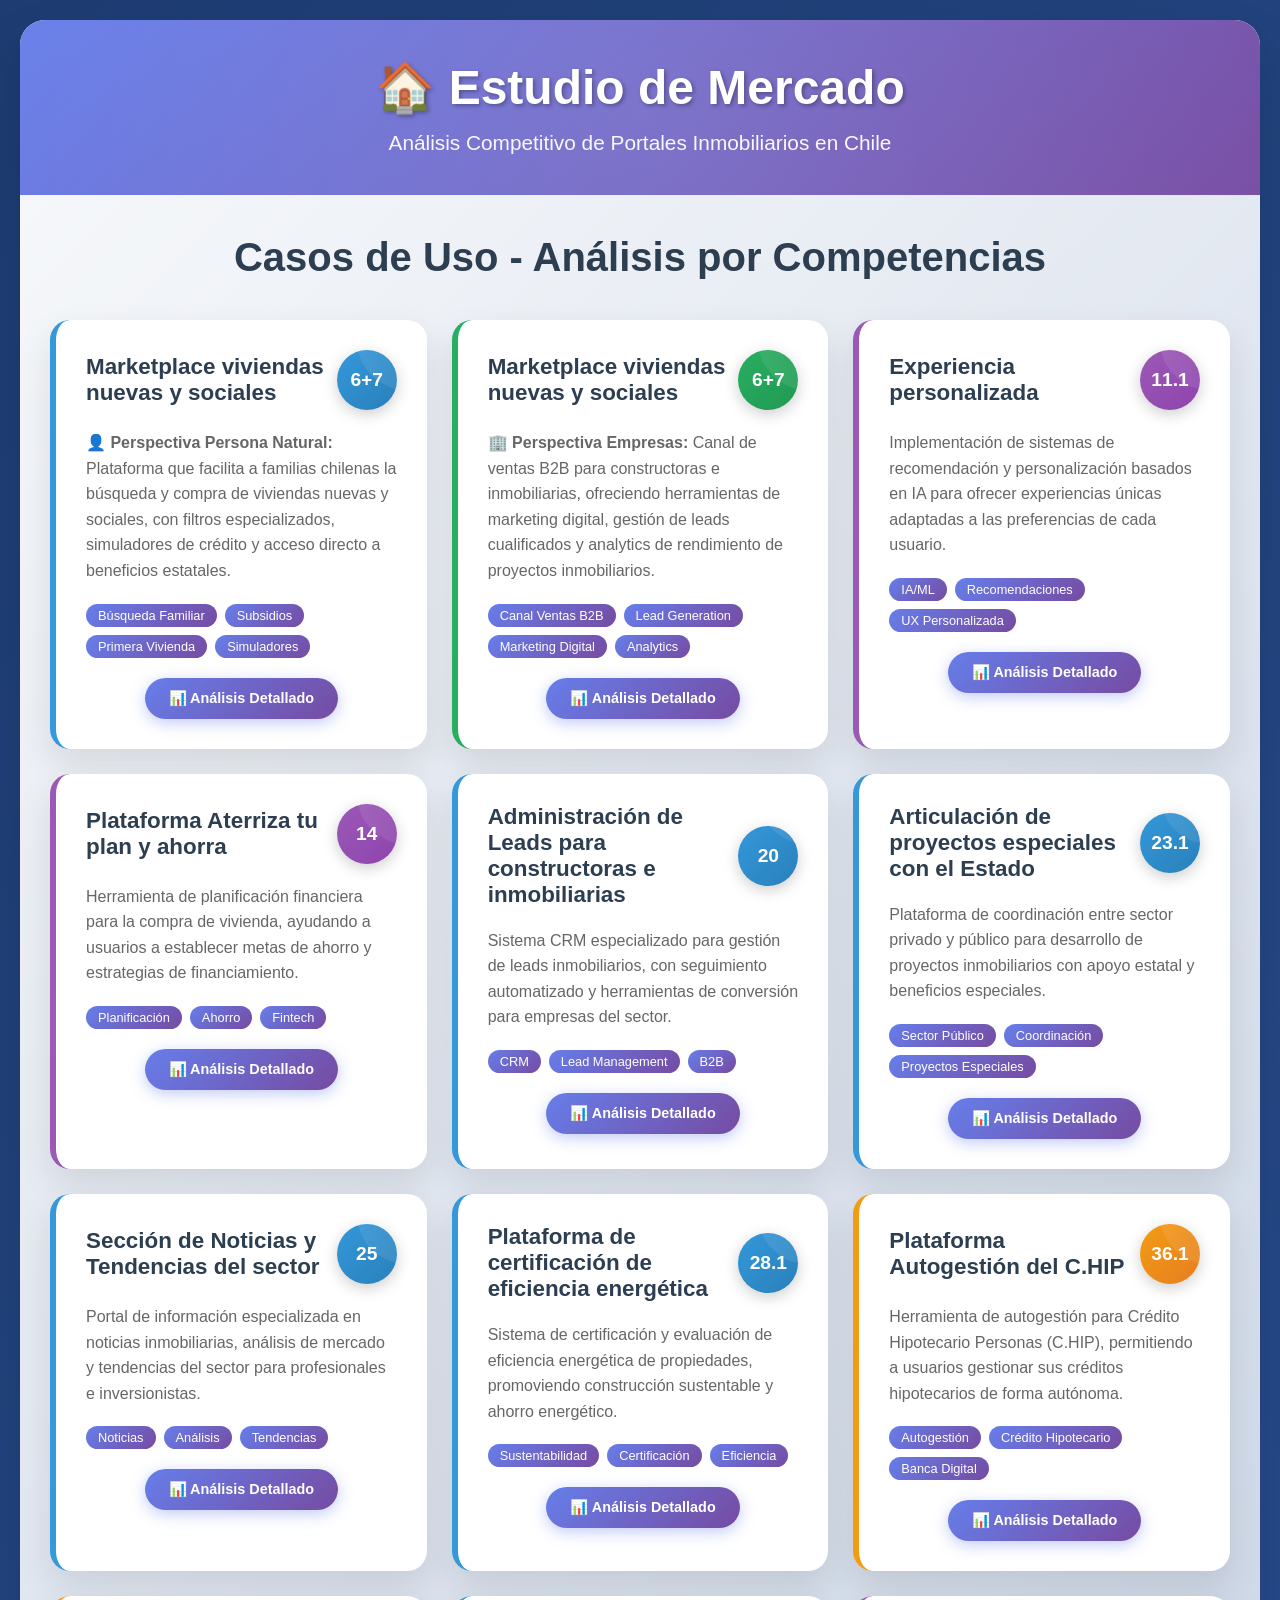
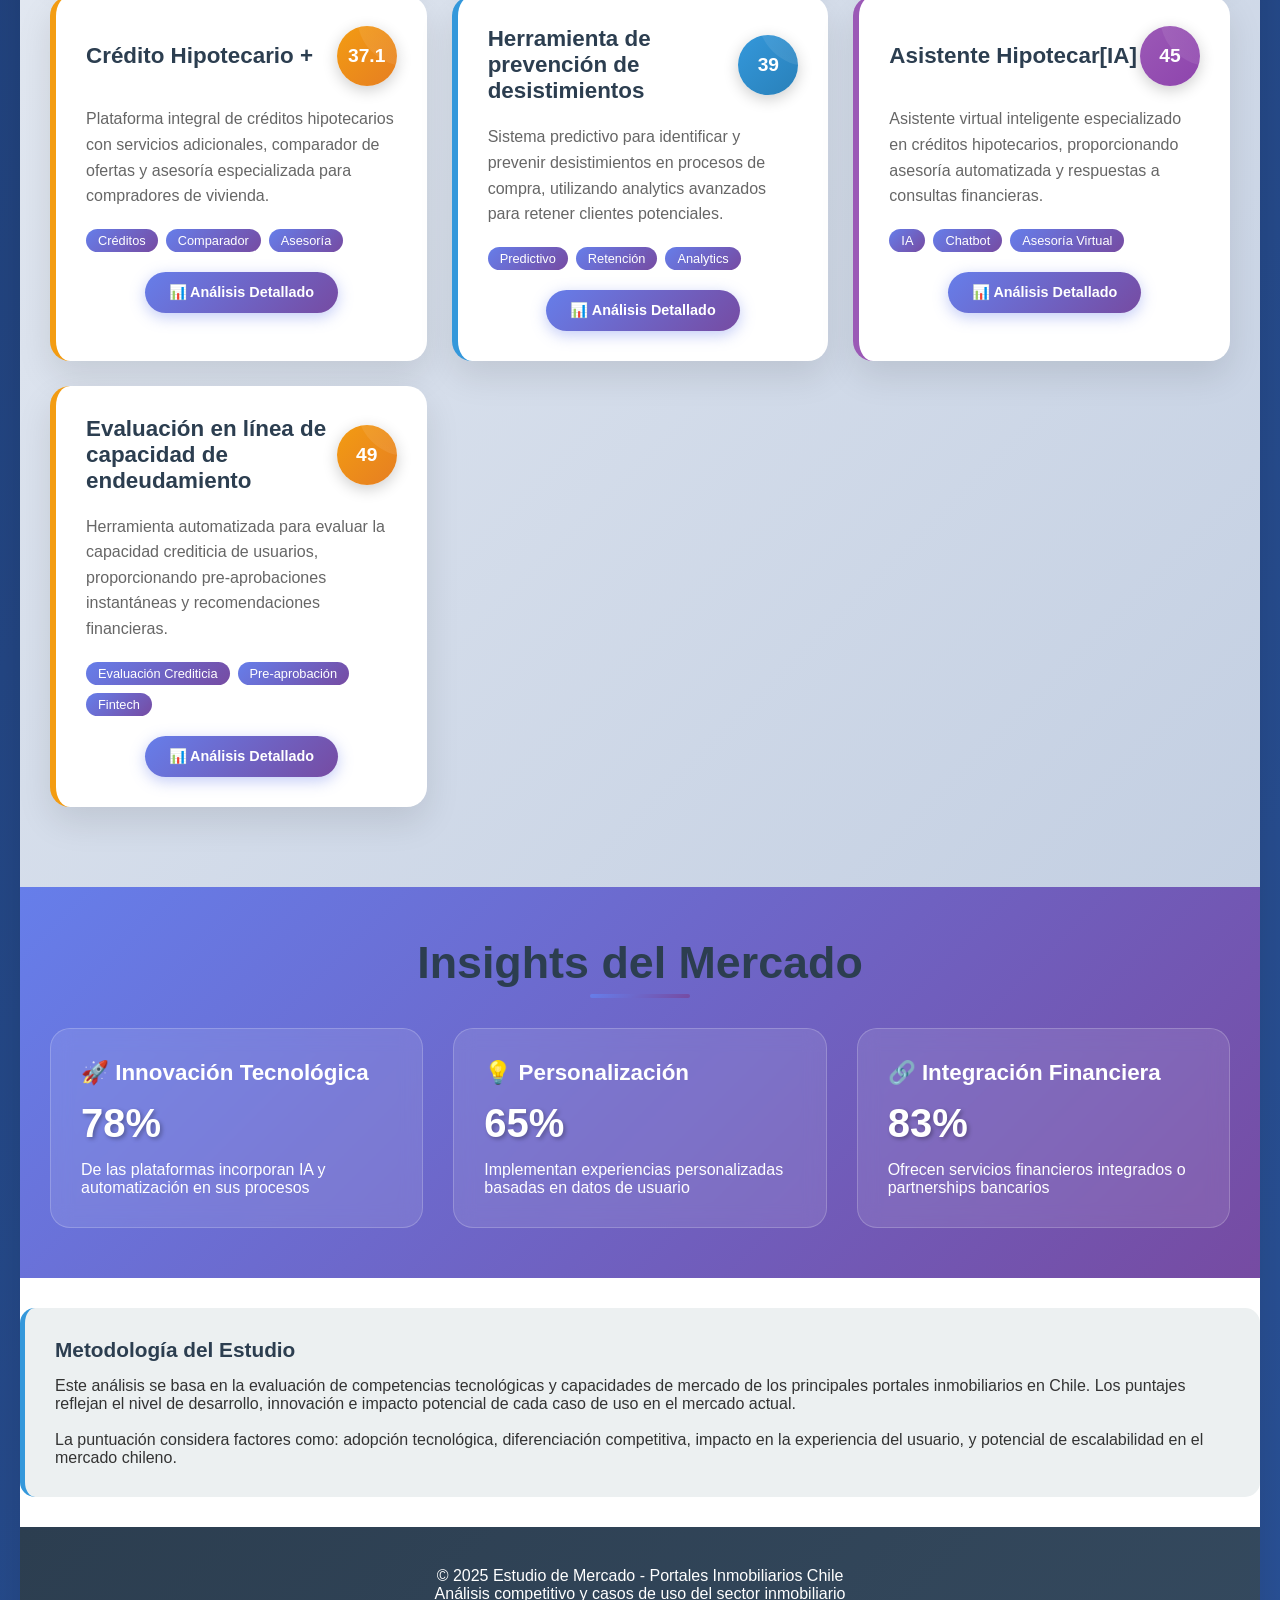
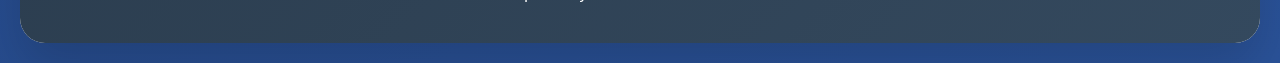
<file: Index.html>
<!DOCTYPE html>
<html lang="es">
<head>
    <meta charset="UTF-8">
    <meta name="viewport" content="width=device-width, initial-scale=1.0">
    <title>🏠 Estudio de Mercado - Portales Inmobiliarios Chile</title>
    <link rel="stylesheet" href="styles.css" />
</head>
<body>
    <div class="container">
        <div class="header">
            <h1>🏠 Estudio de Mercado</h1>
            <p>Análisis Competitivo de Portales Inmobiliarios en Chile</p>
        </div>
        
        <div class="market-overview">
            <h2 class="overview-title">Casos de Uso - Análisis por Competencias</h2>
            
            <div class="use-cases-grid">
                <!-- Caso 1: Marketplace viviendas nuevas y sociales - Persona Natural -->
                <div class="use-case-card blue">
                    <div class="case-header">
                        <h3 class="case-title">Marketplace viviendas nuevas y sociales</h3>
                        <div class="case-score score-blue">6+7</div>
                    </div>
                    <p class="case-description">
                        <strong>👤 Perspectiva Persona Natural:</strong> Plataforma que facilita a familias chilenas la búsqueda y compra de viviendas nuevas y sociales, 
                        con filtros especializados, simuladores de crédito y acceso directo a beneficios estatales.
                    </p>
                    <div class="case-features">
                        <span class="feature-tag">Búsqueda Familiar</span>
                        <span class="feature-tag">Subsidios</span>
                        <span class="feature-tag">Primera Vivienda</span>
                        <span class="feature-tag">Simuladores</span>
                    </div>
                    <div class="case-actions">
                        <a href="CU06+07.html" class="detail-btn">
                            📊 Análisis Detallado
                        </a>
                    </div>
                </div>
                
                <!-- Caso 1b: Marketplace viviendas nuevas y sociales - Empresas -->
                <div class="use-case-card green">
                    <div class="case-header">
                        <h3 class="case-title">Marketplace viviendas nuevas y sociales</h3>
                        <div class="case-score score-green">6+7</div>
                    </div>
                    <p class="case-description">
                        <strong>🏢 Perspectiva Empresas:</strong> Canal de ventas B2B para constructoras e inmobiliarias, ofreciendo herramientas de marketing digital, 
                        gestión de leads cualificados y analytics de rendimiento de proyectos inmobiliarios.
                    </p>
                    <div class="case-features">
                        <span class="feature-tag">Canal Ventas B2B</span>
                        <span class="feature-tag">Lead Generation</span>
                        <span class="feature-tag">Marketing Digital</span>
                        <span class="feature-tag">Analytics</span>
                    </div>
                    <div class="case-actions">
                        <a href="casos-uso/marketplace-empresas.html" class="detail-btn">
                            📊 Análisis Detallado
                        </a>
                    </div>
                </div>
                
                <!-- Caso 2: Experiencia personalizada -->
                <div class="use-case-card purple">
                    <div class="case-header">
                        <h3 class="case-title">Experiencia personalizada</h3>
                        <div class="case-score score-purple">11.1</div>
                    </div>
                    <p class="case-description">
                        Implementación de sistemas de recomendación y personalización basados en IA para ofrecer 
                        experiencias únicas adaptadas a las preferencias de cada usuario.
                    </p>
                    <div class="case-features">
                        <span class="feature-tag">IA/ML</span>
                        <span class="feature-tag">Recomendaciones</span>
                        <span class="feature-tag">UX Personalizada</span>
                    </div>
                    <div class="case-actions">
                        <a href="CU11.1.html" class="detail-btn">
                            📊 Análisis Detallado
                        </a>
                    </div>
                </div>
                
                <!-- Caso 3: Plataforma Aterriza tu plan y ahorra -->
                <div class="use-case-card purple">
                    <div class="case-header">
                        <h3 class="case-title">Plataforma Aterriza tu plan y ahorra</h3>
                        <div class="case-score score-purple">14</div>
                    </div>
                    <p class="case-description">
                        Herramienta de planificación financiera para la compra de vivienda, ayudando a usuarios 
                        a establecer metas de ahorro y estrategias de financiamiento.
                    </p>
                    <div class="case-features">
                        <span class="feature-tag">Planificación</span>
                        <span class="feature-tag">Ahorro</span>
                        <span class="feature-tag">Fintech</span>
                    </div>
                    <div class="case-actions">
                        <a href="casos-uso/aterriza-plan-ahorra.html" class="detail-btn">
                            📊 Análisis Detallado
                        </a>
                    </div>
                </div>
                
                <!-- Caso 4: Administración de Leads -->
                <div class="use-case-card blue">
                    <div class="case-header">
                        <h3 class="case-title">Administración de Leads para constructoras e inmobiliarias</h3>
                        <div class="case-score score-blue">20</div>
                    </div>
                    <p class="case-description">
                        Sistema CRM especializado para gestión de leads inmobiliarios, con seguimiento automatizado 
                        y herramientas de conversión para empresas del sector.
                    </p>
                    <div class="case-features">
                        <span class="feature-tag">CRM</span>
                        <span class="feature-tag">Lead Management</span>
                        <span class="feature-tag">B2B</span>
                    </div>
                    <div class="case-actions">
                        <a href="casos-uso/administracion-leads.html" class="detail-btn">
                            📊 Análisis Detallado
                        </a>
                    </div>
                </div>
                
                <!-- Caso 5: Articulación de proyectos especiales -->
                <div class="use-case-card blue">
                    <div class="case-header">
                        <h3 class="case-title">Articulación de proyectos especiales con el Estado</h3>
                        <div class="case-score score-blue">23.1</div>
                    </div>
                    <p class="case-description">
                        Plataforma de coordinación entre sector privado y público para desarrollo de proyectos 
                        inmobiliarios con apoyo estatal y beneficios especiales.
                    </p>
                    <div class="case-features">
                        <span class="feature-tag">Sector Público</span>
                        <span class="feature-tag">Coordinación</span>
                        <span class="feature-tag">Proyectos Especiales</span>
                    </div>
                    <div class="case-actions">
                        <a href="casos-uso/proyectos-especiales-estado.html" class="detail-btn">
                            📊 Análisis Detallado
                        </a>
                    </div>
                </div>
                
                <!-- Caso 6: Sección de Noticias -->
                <div class="use-case-card blue">
                    <div class="case-header">
                        <h3 class="case-title">Sección de Noticias y Tendencias del sector</h3>
                        <div class="case-score score-blue">25</div>
                    </div>
                    <p class="case-description">
                        Portal de información especializada en noticias inmobiliarias, análisis de mercado 
                        y tendencias del sector para profesionales e inversionistas.
                    </p>
                    <div class="case-features">
                        <span class="feature-tag">Noticias</span>
                        <span class="feature-tag">Análisis</span>
                        <span class="feature-tag">Tendencias</span>
                    </div>
                    <div class="case-actions">
                        <a href="casos-uso/noticias-tendencias.html" class="detail-btn">
                            📊 Análisis Detallado
                        </a>
                    </div>
                </div>
                
                <!-- Caso 7: Certificación energética -->
                <div class="use-case-card blue">
                    <div class="case-header">
                        <h3 class="case-title">Plataforma de certificación de eficiencia energética</h3>
                        <div class="case-score score-blue">28.1</div>
                    </div>
                    <p class="case-description">
                        Sistema de certificación y evaluación de eficiencia energética de propiedades, 
                        promoviendo construcción sustentable y ahorro energético.
                    </p>
                    <div class="case-features">
                        <span class="feature-tag">Sustentabilidad</span>
                        <span class="feature-tag">Certificación</span>
                        <span class="feature-tag">Eficiencia</span>
                    </div>
                    <div class="case-actions">
                        <a href="casos-uso/certificacion-energetica.html" class="detail-btn">
                            📊 Análisis Detallado
                        </a>
                    </div>
                </div>
                
                <!-- Caso 8: Plataforma Autogestión C.HIP -->
                <div class="use-case-card orange">
                    <div class="case-header">
                        <h3 class="case-title">Plataforma Autogestión del C.HIP</h3>
                        <div class="case-score score-orange">36.1</div>
                    </div>
                    <p class="case-description">
                        Herramienta de autogestión para Crédito Hipotecario Personas (C.HIP), 
                        permitiendo a usuarios gestionar sus créditos hipotecarios de forma autónoma.
                    </p>
                    <div class="case-features">
                        <span class="feature-tag">Autogestión</span>
                        <span class="feature-tag">Crédito Hipotecario</span>
                        <span class="feature-tag">Banca Digital</span>
                    </div>
                    <div class="case-actions">
                        <a href="casos-uso/autogestion-chip.html" class="detail-btn">
                            📊 Análisis Detallado
                        </a>
                    </div>
                </div>
                
                <!-- Caso 9: Crédito Hipotecario + -->
                <div class="use-case-card orange">
                    <div class="case-header">
                        <h3 class="case-title">Crédito Hipotecario +</h3>
                        <div class="case-score score-orange">37.1</div>
                    </div>
                    <p class="case-description">
                        Plataforma integral de créditos hipotecarios con servicios adicionales, 
                        comparador de ofertas y asesoría especializada para compradores de vivienda.
                    </p>
                    <div class="case-features">
                        <span class="feature-tag">Créditos</span>
                        <span class="feature-tag">Comparador</span>
                        <span class="feature-tag">Asesoría</span>
                    </div>
                    <div class="case-actions">
                        <a href="casos-uso/credito-hipotecario-plus.html" class="detail-btn">
                            📊 Análisis Detallado
                        </a>
                    </div>
                </div>
                
                <!-- Caso 10: Herramienta prevención desistimientos -->
                <div class="use-case-card blue">
                    <div class="case-header">
                        <h3 class="case-title">Herramienta de prevención de desistimientos</h3>
                        <div class="case-score score-blue">39</div>
                    </div>
                    <p class="case-description">
                        Sistema predictivo para identificar y prevenir desistimientos en procesos de compra, 
                        utilizando analytics avanzados para retener clientes potenciales.
                    </p>
                    <div class="case-features">
                        <span class="feature-tag">Predictivo</span>
                        <span class="feature-tag">Retención</span>
                        <span class="feature-tag">Analytics</span>
                    </div>
                    <div class="case-actions">
                        <a href="casos-uso/prevencion-desistimientos.html" class="detail-btn">
                            📊 Análisis Detallado
                        </a>
                    </div>
                </div>
                
                <!-- Caso 11: Asistente Hipotecar[IA] -->
                <div class="use-case-card purple">
                    <div class="case-header">
                        <h3 class="case-title">Asistente Hipotecar[IA]</h3>
                        <div class="case-score score-purple">45</div>
                    </div>
                    <p class="case-description">
                        Asistente virtual inteligente especializado en créditos hipotecarios, 
                        proporcionando asesoría automatizada y respuestas a consultas financieras.
                    </p>
                    <div class="case-features">
                        <span class="feature-tag">IA</span>
                        <span class="feature-tag">Chatbot</span>
                        <span class="feature-tag">Asesoría Virtual</span>
                    </div>
                    <div class="case-actions">
                        <a href="casos-uso/asistente-hipotecar-ia.html" class="detail-btn">
                            📊 Análisis Detallado
                        </a>
                    </div>
                </div>
                
                <!-- Caso 12: Evaluación capacidad endeudamiento -->
                <div class="use-case-card orange">
                    <div class="case-header">
                        <h3 class="case-title">Evaluación en línea de capacidad de endeudamiento</h3>
                        <div class="case-score score-orange">49</div>
                    </div>
                    <p class="case-description">
                        Herramienta automatizada para evaluar la capacidad crediticia de usuarios, 
                        proporcionando pre-aprobaciones instantáneas y recomendaciones financieras.
                    </p>
                    <div class="case-features">
                        <span class="feature-tag">Evaluación Crediticia</span>
                        <span class="feature-tag">Pre-aprobación</span>
                        <span class="feature-tag">Fintech</span>
                    </div>
                    <div class="case-actions">
                        <a href="casos-uso/evaluacion-capacidad-endeudamiento.html" class="detail-btn">
                            📊 Análisis Detallado
                        </a>
                    </div>
                </div>
            </div>
        </div>
        
        <div class="insights-section">
            <h2 class="section-title">Insights del Mercado</h2>
            <div class="insights-grid">
                <div class="insight-card">
                    <h3 class="insight-title">🚀 Innovación Tecnológica</h3>
                    <div class="insight-percentage">78%</div>
                    <p>De las plataformas incorporan IA y automatización en sus procesos</p>
                </div>
                
                <div class="insight-card">
                    <h3 class="insight-title">💡 Personalización</h3>
                    <div class="insight-percentage">65%</div>
                    <p>Implementan experiencias personalizadas basadas en datos de usuario</p>
                </div>
                
                <div class="insight-card">
                    <h3 class="insight-title">🔗 Integración Financiera</h3>
                    <div class="insight-percentage">83%</div>
                    <p>Ofrecen servicios financieros integrados o partnerships bancarios</p>
                </div>
            </div>
        </div>
        
        <div class="methodology">
            <h3>Metodología del Estudio</h3>
            <div class="methodology-content">
                <p>Este análisis se basa en la evaluación de competencias tecnológicas y capacidades de mercado de los principales portales inmobiliarios en Chile. Los puntajes reflejan el nivel de desarrollo, innovación e impacto potencial de cada caso de uso en el mercado actual.</p>
                <br>
                <p>La puntuación considera factores como: adopción tecnológica, diferenciación competitiva, impacto en la experiencia del usuario, y potencial de escalabilidad en el mercado chileno.</p>
            </div>
        </div>
        
        <div class="footer">
            <div class="footer-content">
                <p>&copy; 2025 Estudio de Mercado - Portales Inmobiliarios Chile</p>
                <p>Análisis competitivo y casos de uso del sector inmobiliario</p>
            </div>
        </div>
    </div>
</body>
</html>
</file>
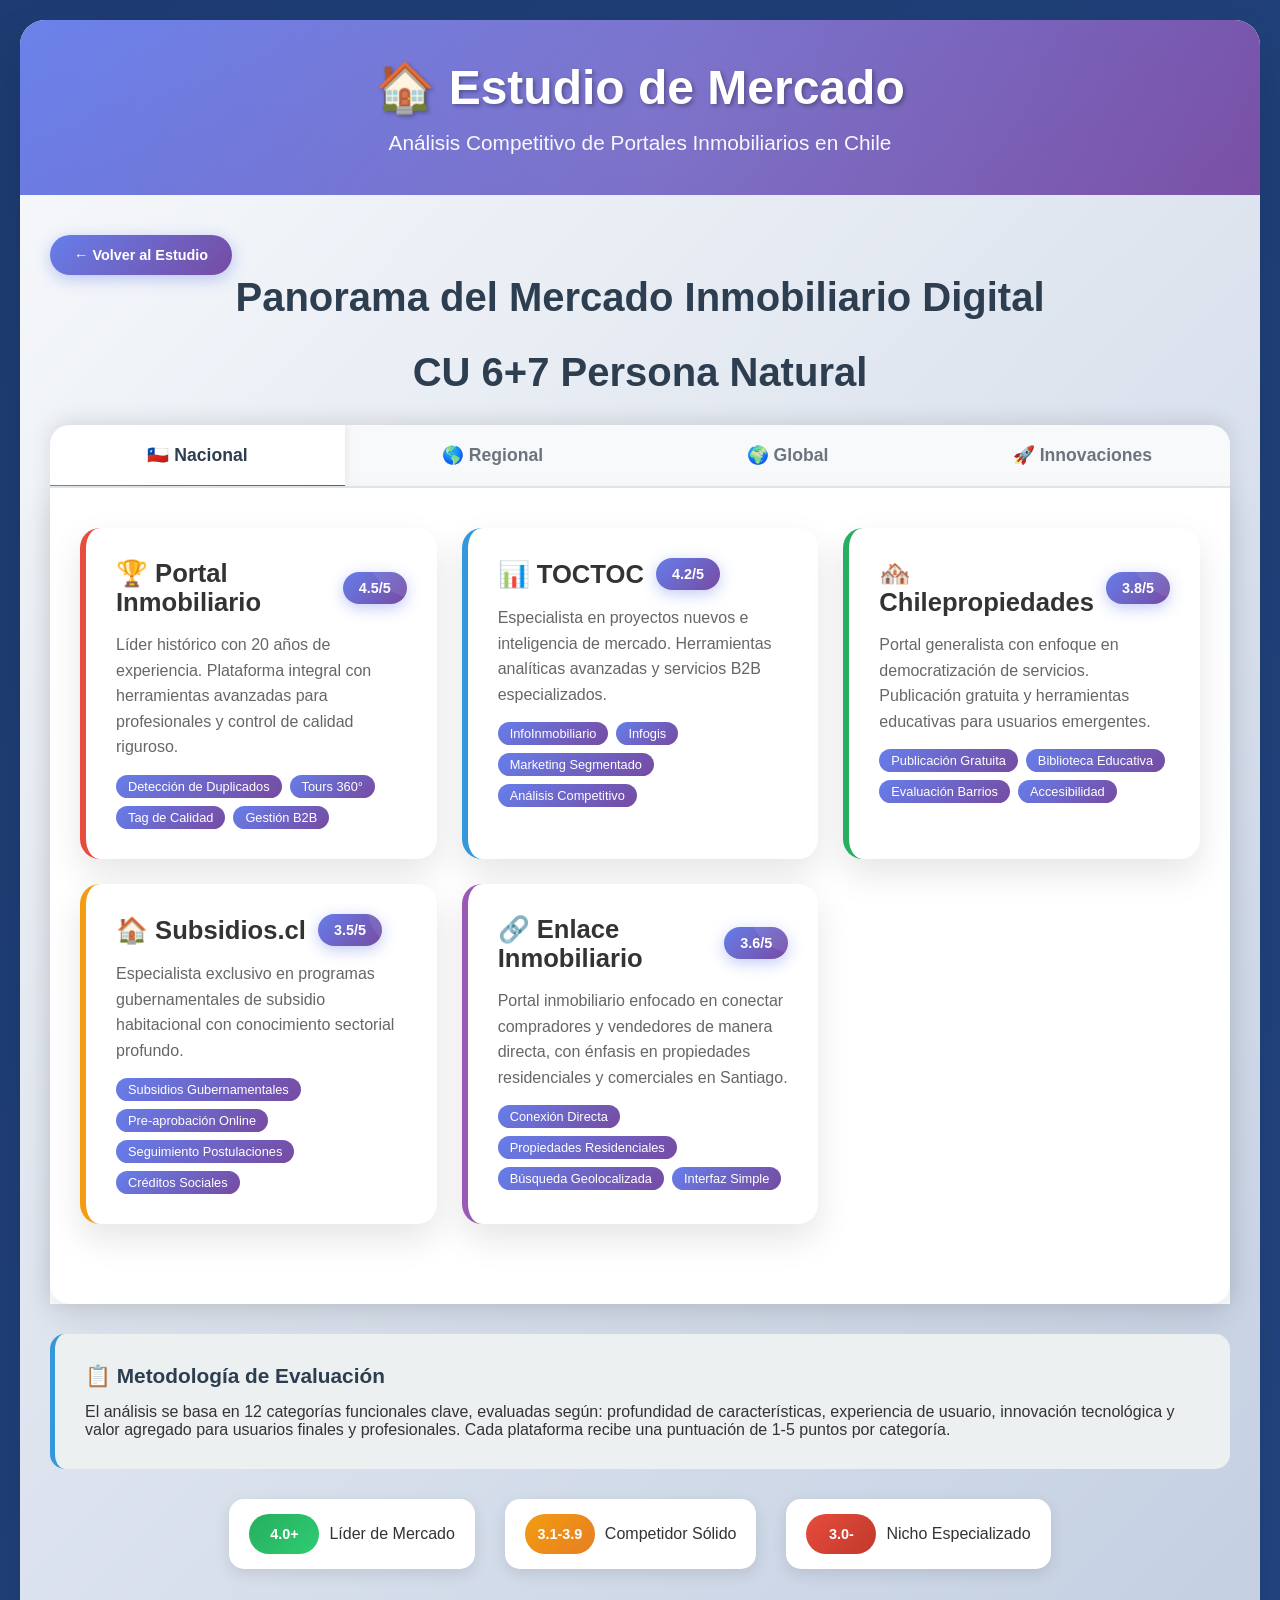
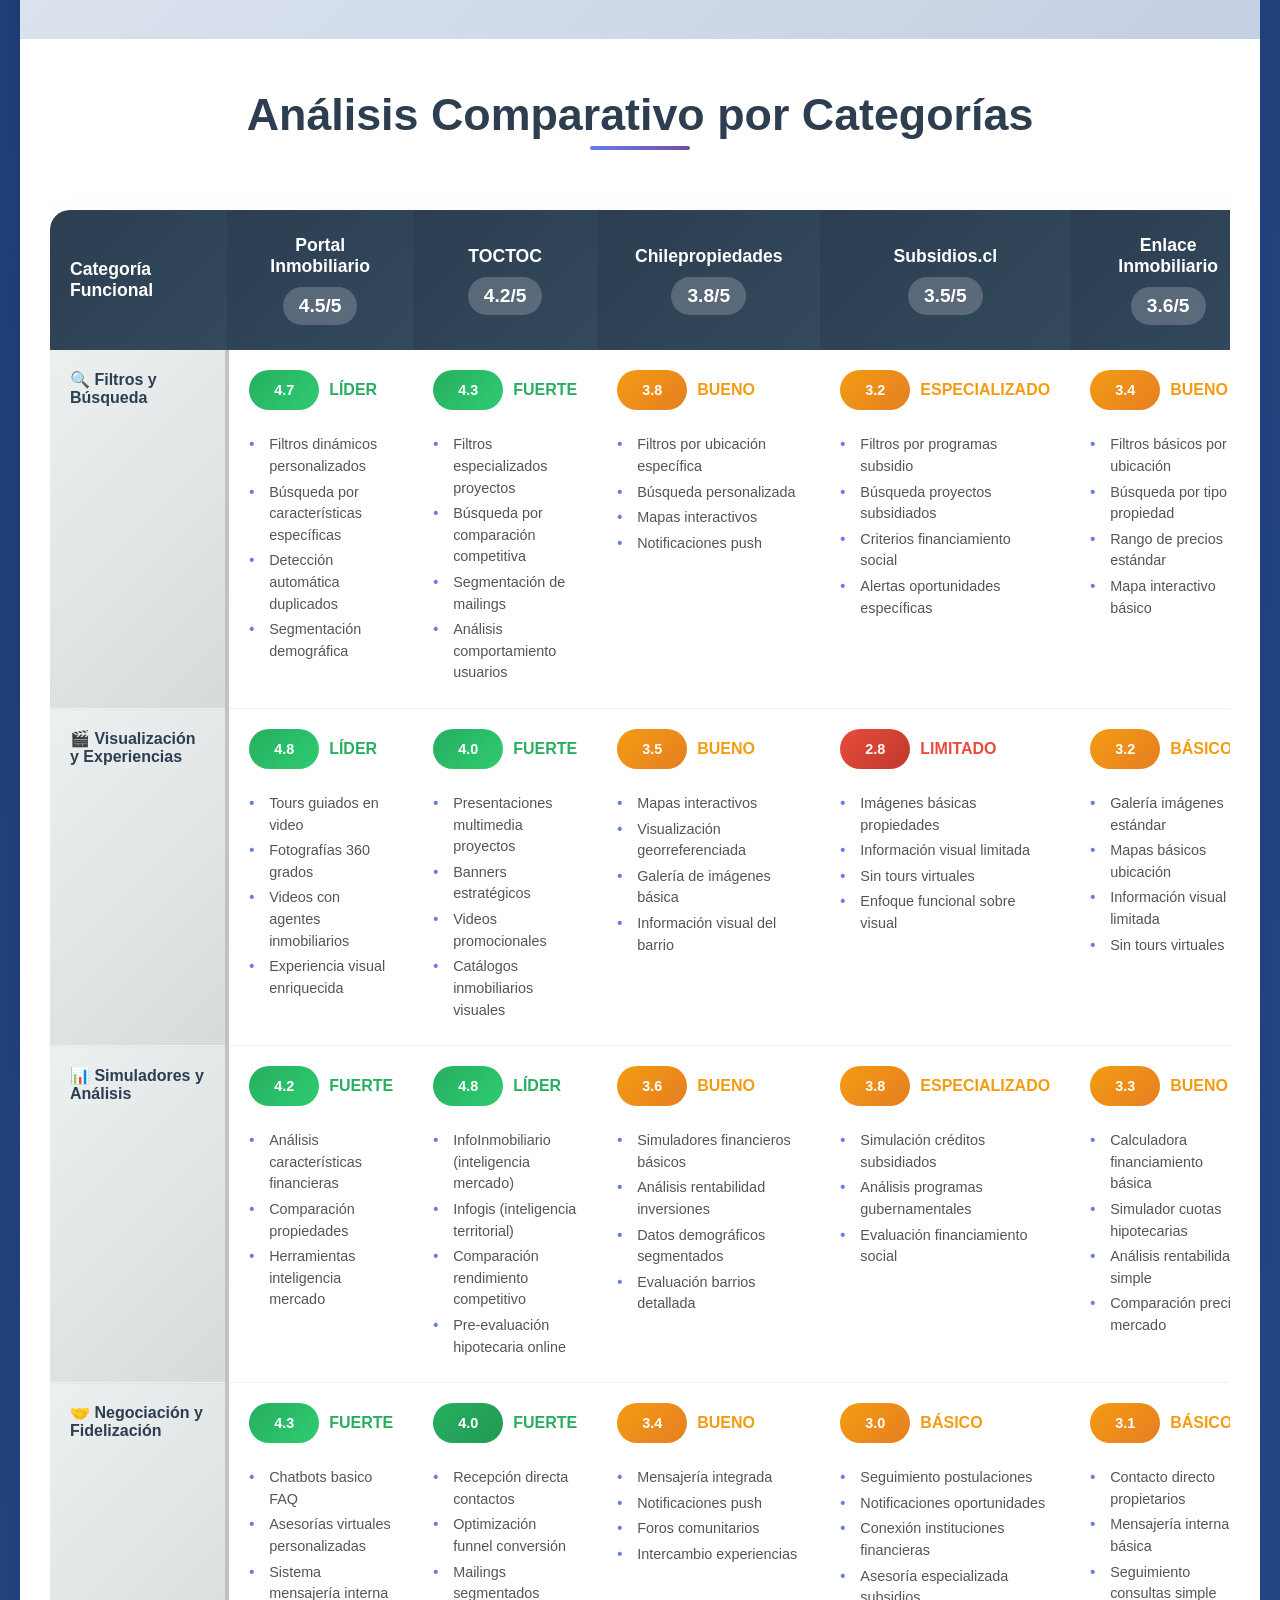
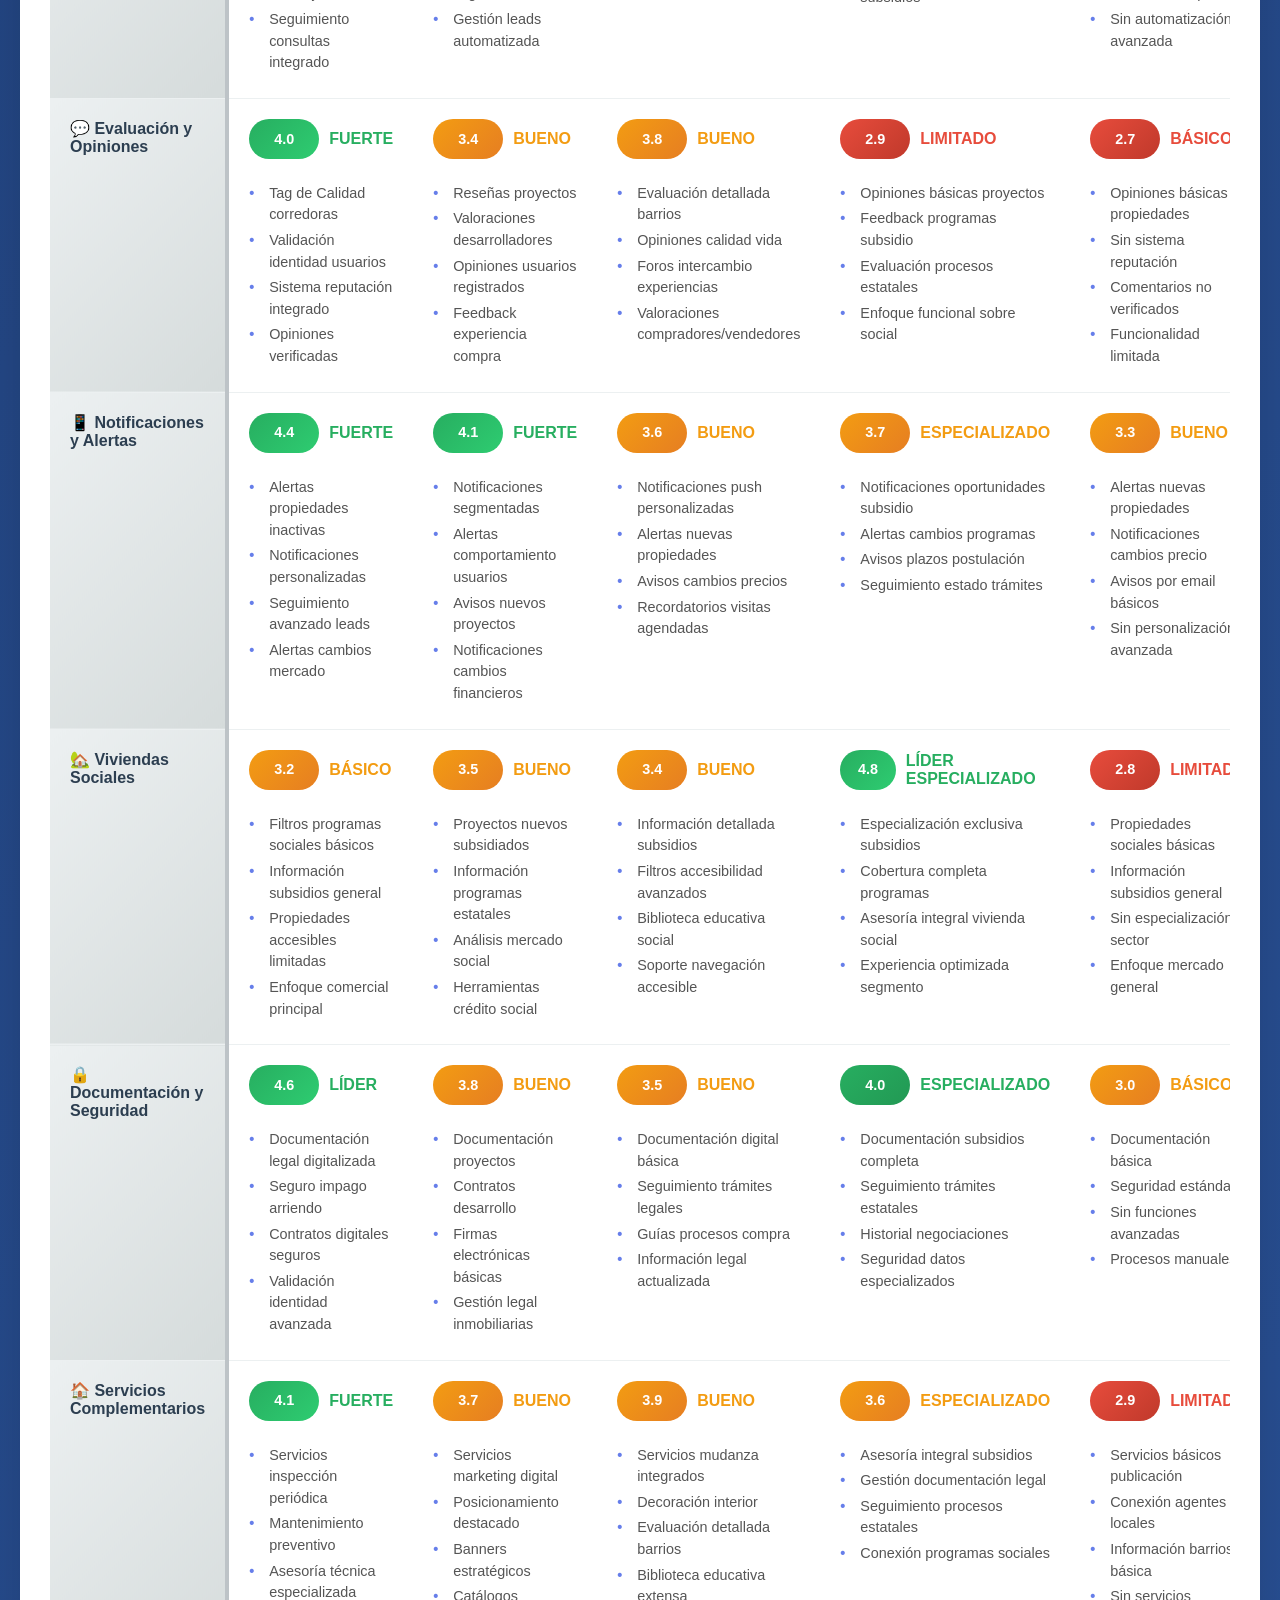
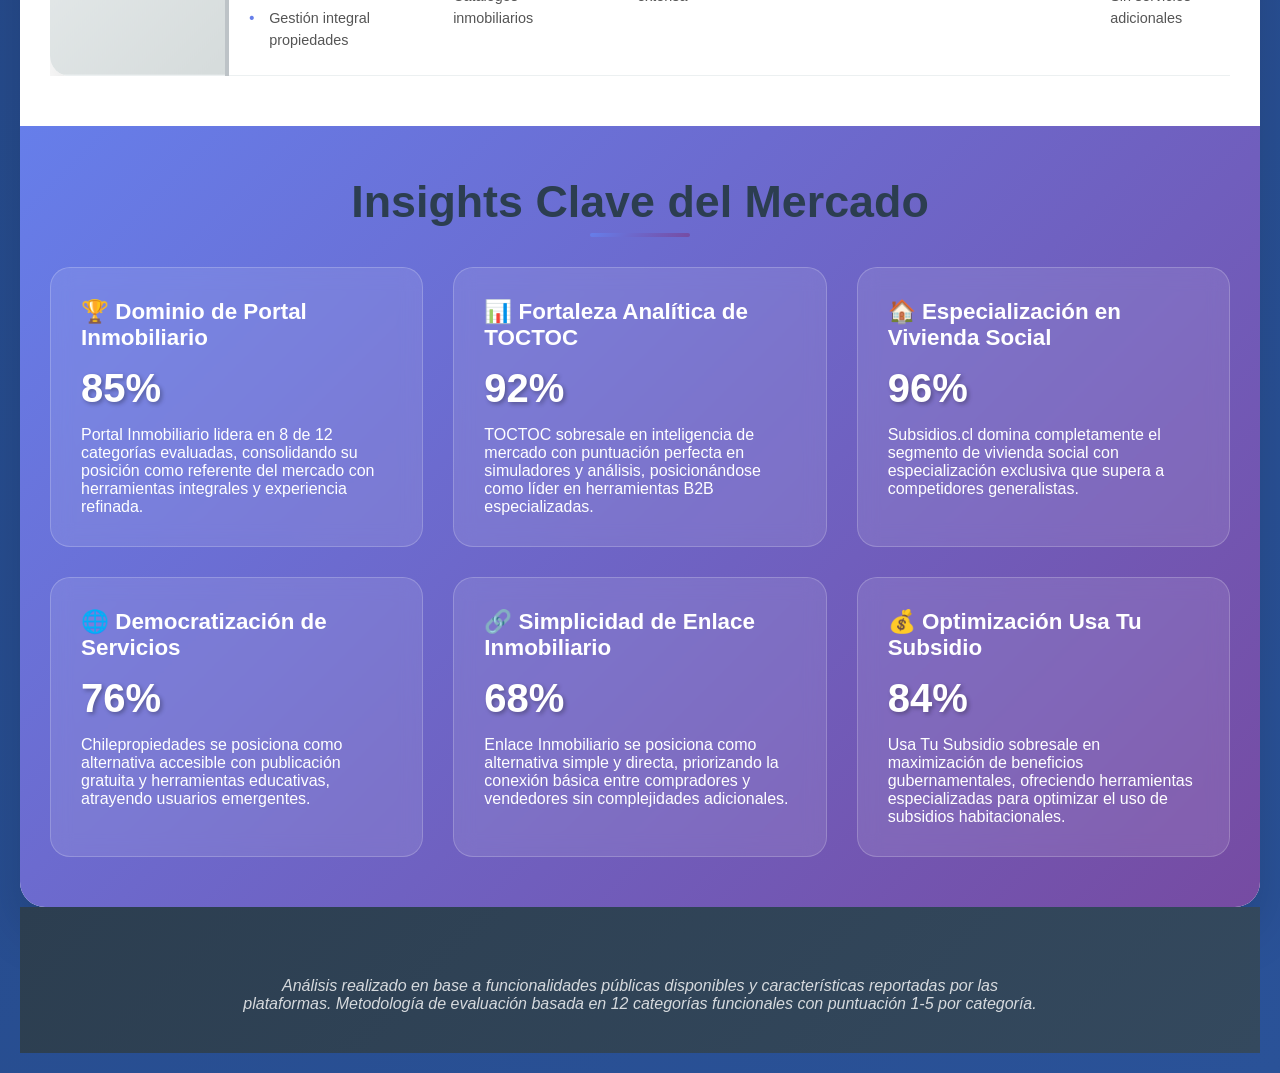
<file: CU06+07.html>
<!DOCTYPE html>
<html lang="es">
<head>
    <meta charset="UTF-8">
    <meta name="viewport" content="width=device-width, initial-scale=1.0">
    <title>Estudio de Mercado - Portales Inmobiliarios Chile CU 6+7(Persona Natural)</title>
    <link rel="stylesheet" href="styles.css" />
</head>
<body>
    <div class="container">
        <div class="header">
            <h1>🏠 Estudio de Mercado</h1>
            <p>Análisis Competitivo de Portales Inmobiliarios en Chile</p>
        </div>
        <div class="market-overview">
            <a href="index.html" class="back-btn">← Volver al Estudio</a>
            <h2 class="overview-title">Panorama del Mercado Inmobiliario Digital </h2>
            <h2 class="overview-title">CU 6+7 Persona Natural</h2>
            <div class="tabs-container">
                <div class="tabs-nav">
                    <button class="tab-button active" onclick="showTab('nacional')">🇨🇱 Nacional</button>
                    <button class="tab-button" onclick="showTab('regional')">🌎 Regional</button>
                    <button class="tab-button" onclick="showTab('global')">🌍 Global</button>
                    <button class="tab-button" onclick="showTab('innovaciones')">🚀 Innovaciones</button>
                </div>
    
                <!-- PESTAÑA NACIONAL -->
                <div id="nacional" class="tab-content active">
                    
                        <div class="overview-cards">
                            <div class="overview-card portal">
                                <div class="card-title">
                                    🏆 Portal Inmobiliario
                                    <span class="score-badge">4.5/5</span>
                                </div>
                                <div class="card-description">
                                    Líder histórico con 20 años de experiencia. Plataforma integral con herramientas avanzadas para profesionales y control de calidad riguroso.
                                </div>
                                <div class="card-highlights">
                                    <span class="highlight-tag">Detección de Duplicados</span>
                                    <span class="highlight-tag">Tours 360°</span>
                                    <span class="highlight-tag">Tag de Calidad</span>
                                    <span class="highlight-tag">Gestión B2B</span>
                                </div>
                            </div>
                            
                            <div class="overview-card toctoc">
                                <div class="card-title">
                                    📊 TOCTOC
                                    <span class="score-badge">4.2/5</span>
                                </div>
                                <div class="card-description">
                                    Especialista en proyectos nuevos e inteligencia de mercado. Herramientas analíticas avanzadas y servicios B2B especializados.
                                </div>
                                <div class="card-highlights">
                                    <span class="highlight-tag">InfoInmobiliario</span>
                                    <span class="highlight-tag">Infogis</span>
                                    <span class="highlight-tag">Marketing Segmentado</span>
                                    <span class="highlight-tag">Análisis Competitivo</span>
                                </div>
                            </div>
                            
                            <div class="overview-card chile">
                                <div class="card-title">
                                    🏘️ Chilepropiedades
                                    <span class="score-badge">3.8/5</span>
                                </div>
                                <div class="card-description">
                                    Portal generalista con enfoque en democratización de servicios. Publicación gratuita y herramientas educativas para usuarios emergentes.
                                </div>
                                <div class="card-highlights">
                                    <span class="highlight-tag">Publicación Gratuita</span>
                                    <span class="highlight-tag">Biblioteca Educativa</span>
                                    <span class="highlight-tag">Evaluación Barrios</span>
                                    <span class="highlight-tag">Accesibilidad</span>
                                </div>
                            </div>
                            
                            <div class="overview-card subsidios">
                                <div class="card-title">
                                    🏠 Subsidios.cl
                                    <span class="score-badge">3.5/5</span>
                                </div>
                                <div class="card-description">
                                    Especialista exclusivo en programas gubernamentales de subsidio habitacional con conocimiento sectorial profundo.
                                </div>
                                <div class="card-highlights">
                                    <span class="highlight-tag">Subsidios Gubernamentales</span>
                                    <span class="highlight-tag">Pre-aprobación Online</span>
                                    <span class="highlight-tag">Seguimiento Postulaciones</span>
                                    <span class="highlight-tag">Créditos Sociales</span>
                                </div>
                            </div>
                            
                            <div class="overview-card enlace">
                                <div class="card-title">
                                    🔗 Enlace Inmobiliario
                                    <span class="score-badge">3.6/5</span>
                                </div>
                                <div class="card-description">
                                    Portal inmobiliario enfocado en conectar compradores y vendedores de manera directa, con énfasis en propiedades residenciales y comerciales en Santiago.
                                </div>
                                <div class="card-highlights">
                                    <span class="highlight-tag">Conexión Directa</span>
                                    <span class="highlight-tag">Propiedades Residenciales</span>
                                    <span class="highlight-tag">Búsqueda Geolocalizada</span>
                                    <span class="highlight-tag">Interfaz Simple</span>
                                </div>
                            </div>
                        </div>
                    
                </div>
    
                <!-- PESTAÑA REGIONAL -->
                <div id="regional" class="tab-content">
                    <div class="overview-cards">
                        <div class="overview-card zonaprop">
                            <div class="card-title">
                                🏢 ZonaProp
                                <span class="score-badge">4.3/5</span>
                            </div>
                            <div class="card-description">
                                Líder en Argentina con presencia regional. Plataforma robusta con herramientas avanzadas de búsqueda y análisis de mercado.
                            </div>
                            <div class="card-highlights">
                                <span class="highlight-tag">Cobertura Regional</span>
                                <span class="highlight-tag">Analytics Avanzado</span>
                                <span class="highlight-tag">Mapas Interactivos</span>
                                <span class="highlight-tag">Alertas Personalizadas</span>
                            </div>
                        </div>
    
                        <div class="overview-card enlace">
                            <div class="card-title">
                                📊 Properati
                                <span class="score-badge">4.2/5</span>
                            </div>
                            <div class="card-description">
                                Plataforma regional líder en Latinoamérica (Argentina, Colombia, Ecuador, Perú, Uruguay). Modelo limpio basado en venta de leads con herramientas analíticas avanzadas.
                            </div>
                            <div class="card-highlights">
                                <span class="highlight-tag">Valuador de Propiedades</span>
                                <span class="highlight-tag">Mapas de Calor 3D</span>
                                <span class="highlight-tag">Base de Datos Abierta</span>
                                <span class="highlight-tag">Sin Publicidad Invasiva</span>
                            </div>
                        </div>
    
                        <div class="overview-card portal">
                            <div class="card-title">
                                🌟 Mercado Libre Inmuebles
                                <span class="score-badge">4.1/5</span>
                            </div>
                            <div class="card-description">
                                Plataforma regional con alcance en múltiples países latinoamericanos. Integración con ecosistema financiero completo.
                            </div>
                            <div class="card-highlights">
                                <span class="highlight-tag">Financiamiento Integrado</span>
                                <span class="highlight-tag">Cobertura Multinacional</span>
                                <span class="highlight-tag">Pagos Seguros</span>
                            </div>
                        </div>
    
                        <div class="overview-card chile">
                            <div class="card-title">
                                🏘️ Quintoandar
                                <span class="score-badge">4.0/5</span>
                            </div>
                            <div class="card-description">
                                Portal brasileño con expansión regional. Enfoque en digitalización completa del proceso inmobiliario con servicios integrados.
                            </div>
                            <div class="card-highlights">
                                <span class="highlight-tag">Proceso Digital Completo</span>
                                <span class="highlight-tag">Servicios Integrados</span>
                                <span class="highlight-tag">Búsqueda Segmentada</span>
                            </div>
                        </div>
    
                        <div class="overview-card subsidios">
                            <div class="card-title">
                                🏢 Ciencuadras
                                <span class="score-badge">3.8/5</span>
                            </div>
                            <div class="card-description">
                                Portal colombiano con presencia regional. Especializado en información de mercado y contacto directo con inmobiliarias.
                            </div>
                            <div class="card-highlights">
                                <span class="highlight-tag">Información de Precios</span>
                                <span class="highlight-tag">Contacto Directo</span>
                                <span class="highlight-tag">Soporte Móvil</span>
                            </div>
                        </div>
                    </div>
                </div>
    
                <!-- PESTAÑA GLOBAL -->
                <div id="global" class="tab-content">
                    <div class="overview-cards">
                        <div class="overview-card zillow">
                            <div class="card-title">
                                🏡 Zillow
                                <span class="score-badge">4.7/5</span>
                            </div>
                            <div class="card-description">
                                Líder global en Estados Unidos. Plataforma integral con estimaciones automáticas de valor, tours virtuales y servicios end-to-end.
                            </div>
                            <div class="card-highlights">
                                <span class="highlight-tag">Zestimate AI</span>
                                <span class="highlight-tag">Tours 3D</span>
                                <span class="highlight-tag">Zillow Instant Offers</span>
                                <span class="highlight-tag">Servicios Completos</span>
                            </div>
                        </div>
    
                        <div class="overview-card rightmove">
                            <div class="card-title">
                                🇬🇧 Rightmove
                                <span class="score-badge">4.5/5</span>
                            </div>
                            <div class="card-description">
                                Líder indiscutible en Reino Unido. Plataforma con más de 20 años de experiencia y herramientas de análisis de mercado más avanzadas de Europa.
                            </div>
                            <div class="card-highlights">
                                <span class="highlight-tag">Market Analytics</span>
                                <span class="highlight-tag">Property Alerts</span>
                                <span class="highlight-tag">Sold Prices</span>
                                <span class="highlight-tag">Area Guides</span>
                            </div>
                        </div>
    
                        <div class="overview-card realtor">
                            <div class="card-title">
                                🏢 Realtor.com
                                <span class="score-badge">4.4/5</span>
                            </div>
                            <div class="card-description">
                                Portal oficial de la Asociación Nacional de Realtors de EE.UU. Acceso a MLS y datos en tiempo real del mercado inmobiliario.
                            </div>
                            <div class="card-highlights">
                                <span class="highlight-tag">Datos MLS Oficiales</span>
                                <span class="highlight-tag">Realtor Directory</span>
                                <span class="highlight-tag">Market Trends</span>
                                <span class="highlight-tag">School Information</span>
                            </div>
                        </div>
    
                        <div class="overview-card toctoc">
                            <div class="card-title">
                                🇪🇸 Idealista
                                <span class="score-badge">4.3/5</span>
                            </div>
                            <div class="card-description">
                                Líder en España, Italia y Portugal. Plataforma técnicamente avanzada con herramientas de análisis de mercado y experiencia de usuario optimizada.
                            </div>
                            <div class="card-highlights">
                                <span class="highlight-tag">Información de Barrios</span>
                                <span class="highlight-tag">Alertas Personalizadas</span>
                                <span class="highlight-tag">Gestión de Favoritos</span>
                                <span class="highlight-tag">App Móvil Completa</span>
                            </div>
                        </div>
    
                        <div class="overview-card portal">
                            <div class="card-title">
                                🇬🇧 Zoopla
                                <span class="score-badge">4.1/5</span>
                            </div>
                            <div class="card-description">
                                Portal británico con estimaciones de valor avanzadas. Mapas interactivos con datos demográficos y recomendaciones basadas en IA.
                            </div>
                            <div class="card-highlights">
                                <span class="highlight-tag">Estimaciones de Valor</span>
                                <span class="highlight-tag">Datos Demográficos</span>
                                <span class="highlight-tag">Recomendaciones IA</span>
                            </div>
                        </div>
                    </div>
                </div>
    
                <!-- PESTAÑA INNOVACIONES -->
                <div id="innovaciones" class="tab-content">
                    <div class="overview-cards">
                        <div class="overview-card innovation">
                            <div class="card-title">
                                🚀 IA Predictiva
                            </div>
                            <div class="card-description">
                                Uso de inteligencia artificial para predecir tendencias del mercado y comportamientos de usuarios, optimizando las recomendaciones personalizadas.
                            </div>
                            <div class="card-highlights">
                                <span class="highlight-tag">Machine Learning</span>
                                <span class="highlight-tag">Big Data</span>
                                <span class="highlight-tag">Personalización</span>
                            </div>
                        </div>
    
                        <div class="overview-card innovation">
                            <div class="card-title">
                                🚀 Automatización de Procesos
                            </div>
                            <div class="card-description">
                                Implementación de sistemas automáticos para gestión de leads, evaluaciones de crédito y seguimiento postventa, aumentando la eficiencia operativa.
                            </div>
                            <div class="card-highlights">
                                <span class="highlight-tag">CRM Integrado</span>
                                <span class="highlight-tag">RPA</span>
                                <span class="highlight-tag">Seguimiento Inteligente</span>
                            </div>
                        </div>
    
                        <div class="overview-card innovation">
                            <div class="card-title">
                                🚀 Plataformas Multicanal
                            </div>
                            <div class="card-description">
                                Integración de múltiples canales digitales para ofrecer una experiencia omnicanal al usuario, mejorando la accesibilidad y satisfacción.
                            </div>
                            <div class="card-highlights">
                                <span class="highlight-tag">Apps Móviles</span>
                                <span class="highlight-tag">Chatbots</span>
                                <span class="highlight-tag">Redes Sociales</span>
                            </div>
                        </div>
    
                        <div class="overview-card innovation">
                            <div class="card-title">
                                🚀 Realidad Virtual y Aumentada
                            </div>
                            <div class="card-description">
                                Incorporación de tecnologías VR y AR para tours virtuales inmersivos y visualización avanzada de propiedades, facilitando la toma de decisiones.
                            </div>
                            <div class="card-highlights">
                                <span class="highlight-tag">Tours 3D</span>
                                <span class="highlight-tag">Visualización 360°</span>
                                <span class="highlight-tag">Experiencias Inmersivas</span>
                            </div>
                        </div>
                    </div>
                </div>
    
            </div>
            
            <div class="methodology">
                <h3>📋 Metodología de Evaluación</h3>
                <p>El análisis se basa en 12 categorías funcionales clave, evaluadas según: profundidad de características, experiencia de usuario, innovación tecnológica y valor agregado para usuarios finales y profesionales. Cada plataforma recibe una puntuación de 1-5 puntos por categoría.</p>
            </div>
            
        <div class="rating-legend">
		    <div class="legend-item">
        		<div class="score-circle score-high">4.0+</div>
       			<span>Líder de Mercado</span>
    		</div>
            
    		<div class="legend-item">
        		<div class="score-circle score-medium">3.1-3.9</div>
        		<span>Competidor Sólido</span>
    		</div>
    		<div class="legend-item">
        		<div class="score-circle score-low">3.0-</div>
        		<span>Nicho Especializado</span>
    		</div>
    		
	    </div>

       	</div>
        
        <div class="comparison-section">
            <h2 class="section-title">Análisis Comparativo por Categorías</h2>
            <div class="table-responsive">
            	<table class="comparison-table">
                <thead>
                    <tr>
                        <th>Categoría Funcional</th>
                        <th>
                            <div class="platform-header">
                                <strong>Portal Inmobiliario</strong>
                                <div class="platform-score">4.5/5</div>
                            </div>
                        </th>
                        <th>
                            <div class="platform-header">
                                <strong>TOCTOC</strong>
                                <div class="platform-score">4.2/5</div>
                            </div>
                        </th>
                        <th>
                            <div class="platform-header">
                                <strong>Chilepropiedades</strong>
                                <div class="platform-score">3.8/5</div>
                            </div>
                        </th>
                        <th>
                            <div class="platform-header">
                                <strong>Subsidios.cl</strong>
                                <div class="platform-score">3.5/5</div>
                            </div>
                        </th>
                        			<th>
                            <div class="platform-header">
                                <strong>Enlace Inmobiliario</strong>
                                <div class="platform-score">3.6/5</div>
                            </div>
                        </th>
                
                    </tr>
                </thead>
                <tbody>
                    <tr>
                        <td class="category-cell">🔍 Filtros y Búsqueda</td>
                        <td>
                            <div class="feature-score">
                                <div class="score-indicator">
                                    <div class="score-circle score-high">4.7</div>
                                    <span class="strength">LÍDER</span>
                                </div>
                                <div class="feature-details">
                                    <ul class="feature-list">
                                        <li>Filtros dinámicos personalizados</li>
                                        <li>Búsqueda por características específicas</li>
                                        <li>Detección automática duplicados</li>
                                        <li>Segmentación demográfica</li>
                                    </ul>
                                </div>
                            </div>
                        </td>
                        <td>
                            <div class="feature-score">
                                <div class="score-indicator">
                                    <div class="score-circle score-high">4.3</div>
                                    <span class="strength">FUERTE</span>
                                </div>
                                <div class="feature-details">
                                    <ul class="feature-list">
                                        <li>Filtros especializados proyectos</li>
                                        <li>Búsqueda por comparación competitiva</li>
                                        <li>Segmentación de mailings</li>
                                        <li>Análisis comportamiento usuarios</li>
                                    </ul>
                                </div>
                            </div>
                        </td>
                        <td>
                            <div class="feature-score">
                                <div class="score-indicator">
                                    <div class="score-circle score-medium">3.8</div>
                                    <span class="neutral">BUENO</span>
                                </div>
                                <div class="feature-details">
                                    <ul class="feature-list">
                                        <li>Filtros por ubicación específica</li>
                                        <li>Búsqueda personalizada</li>
                                        <li>Mapas interactivos</li>
                                        <li>Notificaciones push</li>
                                    </ul>
                                </div>
                            </div>
                        </td>
                        <td>
                            <div class="feature-score">
                                <div class="score-indicator">
                                    <div class="score-circle score-medium">3.2</div>
                                    <span class="neutral">ESPECIALIZADO</span>
                                </div>
                                <div class="feature-details">
                                    <ul class="feature-list">
                                        <li>Filtros por programas subsidio</li>
                                        <li>Búsqueda proyectos subsidiados</li>
                                        <li>Criterios financiamiento social</li>
                                        <li>Alertas oportunidades específicas</li>
                                    </ul>
                                </div>
                            </div>
                        </td>
                        <td>
                            <div class="feature-score">
                                <div class="score-indicator">
                                    <div class="score-circle score-medium">3.4</div>
                                    <span class="neutral">BUENO</span>
                                </div>
                                <div class="feature-details">
                                    <ul class="feature-list">
                                        <li>Filtros básicos por ubicación</li>
                                        <li>Búsqueda por tipo propiedad</li>
                                        <li>Rango de precios estándar</li>
                                        <li>Mapa interactivo básico</li>
                                    </ul>
                                </div>
                            </div>
                        </td>

                    </tr>
                    
                    <tr>
                        <td class="category-cell">🎬 Visualización y Experiencias</td>
                        <td>
                            <div class="feature-score">
                                <div class="score-indicator">
                                    <div class="score-circle score-high">4.8</div>
                                    <span class="strength">LÍDER</span>
                                </div>
                                <div class="feature-details">
                                    <ul class="feature-list">
                                        <li>Tours guiados en video</li>
                                        <li>Fotografías 360 grados</li>
                                        <li>Videos con agentes inmobiliarios</li>
                                        <li>Experiencia visual enriquecida</li>
                                    </ul>
                                </div>
                            </div>
                        </td>
                        <td>
                            <div class="feature-score">
                                <div class="score-indicator">
                                    <div class="score-circle score-high">4.0</div>
                                    <span class="strength">FUERTE</span>
                                </div>
                                <div class="feature-details">
                                    <ul class="feature-list">
                                        <li>Presentaciones multimedia proyectos</li>
                                        <li>Banners estratégicos</li>
                                        <li>Videos promocionales</li>
                                        <li>Catálogos inmobiliarios visuales</li>
                                    </ul>
                                </div>
                            </div>
                        </td>
                        <td>
                            <div class="feature-score">
                                <div class="score-indicator">
                                    <div class="score-circle score-medium">3.5</div>
                                    <span class="neutral">BUENO</span>
                                </div>
                                <div class="feature-details">
                                    <ul class="feature-list">
                                        <li>Mapas interactivos</li>
                                        <li>Visualización georreferenciada</li>
                                        <li>Galería de imágenes básica</li>
                                        <li>Información visual del barrio</li>
                                    </ul>
                                </div>
                            </div>
                        </td>
                        <td>
                            <div class="feature-score">
                                <div class="score-indicator">
                                    <div class="score-circle score-low">2.8</div>
                                    <span class="weakness">LIMITADO</span>
                                </div>
                                <div class="feature-details">
                                    <ul class="feature-list">
                                        <li>Imágenes básicas propiedades</li>
                                        <li>Información visual limitada</li>
                                        <li>Sin tours virtuales</li>
                                        <li>Enfoque funcional sobre visual</li>
                                    </ul>
                                </div>
                            </div>
                        </td>
                        <td>
                            <div class="feature-score">
                                <div class="score-indicator">
                                    <div class="score-circle score-medium">3.2</div>
                                    <span class="neutral">BÁSICO</span>
                                </div>
                                <div class="feature-details">
                                    <ul class="feature-list">
                                        <li>Galería imágenes estándar</li>
                                        <li>Mapas básicos ubicación</li>
                                        <li>Información visual limitada</li>
                                        <li>Sin tours virtuales</li>
                                    </ul>
                                </div>
                            </div>
                        </td>


                    </tr>
                    
                    <tr>
                        <td class="category-cell">📊 Simuladores y Análisis</td>
                        <td>
                            <div class="feature-score">
                                <div class="score-indicator">
                                    <div class="score-circle score-high">4.2</div>
                                    <span class="strength">FUERTE</span>
                                </div>
                                <div class="feature-details">
                                    <ul class="feature-list">
                                        <li>Análisis características financieras</li>
                                        <li>Comparación propiedades</li>
                                        <li>Herramientas inteligencia mercado</li>
                                    </ul>
                                </div>
                            </div>
                        </td>
                        <td>
                            <div class="feature-score">
                                <div class="score-indicator">
                                    <div class="score-circle score-high">4.8</div>
                                    <span class="strength">LÍDER</span>
                                </div>
                                <div class="feature-details">
                                    <ul class="feature-list">
                                        <li>InfoInmobiliario (inteligencia mercado)</li>
                                        <li>Infogis (inteligencia territorial)</li>
                                        <li>Comparación rendimiento competitivo</li>
                                        <li>Pre-evaluación hipotecaria online</li>
                                    </ul>
                                </div>
                            </div>
                        </td>
                        <td>
                            <div class="feature-score">
                                <div class="score-indicator">
                                    <div class="score-circle score-medium">3.6</div>
                                    <span class="neutral">BUENO</span>
                                </div>
                                <div class="feature-details">
                                    <ul class="feature-list">
                                        <li>Simuladores financieros básicos</li>
                                        <li>Análisis rentabilidad inversiones</li>
                                        <li>Datos demográficos segmentados</li>
                                        <li>Evaluación barrios detallada</li>
                                    </ul>
                                </div>
                            </div>
                        </td>
                        <td>
                            <div class="feature-score">
                                <div class="score-indicator">
                                    <div class="score-circle score-medium">3.8</div>
                                    <span class="neutral">ESPECIALIZADO</span>
                                </div>
                                <div class="feature-details">
                                    <ul class="feature-list">
                                        <li>Simulación créditos subsidiados</li>
                                        <li>Análisis programas gubernamentales</li>
                                        <li>Evaluación financiamiento social</li>
                                    </ul>
                                </div>
                            </div>
                        </td>
                        <td>
                            <div class="feature-score">
                                <div class="score-indicator">
                                    <div class="score-circle score-medium">3.3</div>
                                    <span class="neutral">BUENO</span>
                                </div>
                                <div class="feature-details">
                                    <ul class="feature-list">
                                        <li>Calculadora financiamiento básica</li>
                                        <li>Simulador cuotas hipotecarias</li>
                                        <li>Análisis rentabilidad simple</li>
                                        <li>Comparación precios mercado</li>
                                    </ul>
                                </div>
                            </div>
                        </td>


                    </tr>
                    
                    <tr>
                        <td class="category-cell">🤝 Negociación y Fidelización</td>
                        <td>
                            <div class="feature-score">
                                <div class="score-indicator">
                                    <div class="score-circle score-high">4.3</div>
                                    <span class="strength">FUERTE</span>
                                </div>
                                <div class="feature-details">
                                    <ul class="feature-list">
                                        <li>Chatbots basico FAQ</li>
                                        <li>Asesorías virtuales personalizadas</li>
                                        <li>Sistema mensajería interna</li>
                                        <li>Seguimiento consultas integrado</li>
                                    </ul>
                                </div>
                            </div>
                        </td>
                        <td>
                            <div class="feature-score">
                                <div class="score-indicator">
                                    <div class="score-circle score-green">4.0</div>
                                    <span class="strength">FUERTE</span>
                                </div>
                                <div class="feature-details">
                                    <ul class="feature-list">
                                        <li>Recepción directa contactos</li>
                                        <li>Optimización funnel conversión</li>
                                        <li>Mailings segmentados</li>
                                        <li>Gestión leads automatizada</li>
                                    </ul>
                                </div>
                            </div>
                        </td>
                        <td>
                            <div class="feature-score">
                                <div class="score-indicator">
                                    <div class="score-circle score-medium">3.4</div>
                                    <span class="neutral">BUENO</span>
                                </div>
                                <div class="feature-details">
                                    <ul class="feature-list">
                                        <li>Mensajería integrada</li>
                                        <li>Notificaciones push</li>
                                        <li>Foros comunitarios</li>
                                        <li>Intercambio experiencias</li>
                                    </ul>
                                </div>
                            </div>
                        </td>
                        <td>
                            <div class="feature-score">
                                <div class="score-indicator">
                                    <div class="score-circle score-medium">3.0</div>
                                    <span class="neutral">BÁSICO</span>
                                </div>
                                <div class="feature-details">
                                    <ul class="feature-list">
                                        <li>Seguimiento postulaciones</li>
                                        <li>Notificaciones oportunidades</li>
                                        <li>Conexión instituciones financieras</li>
                                        <li>Asesoría especializada subsidios</li>
                                    </ul>
                                </div>
                            </div>
                        </td>
                        <td>
                            <div class="feature-score">
                                <div class="score-indicator">
                                    <div class="score-circle score-medium">3.1</div>
                                    <span class="neutral">BÁSICO</span>
                                </div>
                                <div class="feature-details">
                                    <ul class="feature-list">
                                        <li>Contacto directo propietarios</li>
                                        <li>Mensajería interna básica</li>
                                        <li>Seguimiento consultas simple</li>
                                        <li>Sin automatización avanzada</li>
                                    </ul>
                                </div>
                            </div>
                        </td>



                    </tr>
                    <tr>
                        <td class="category-cell">💬 Evaluación y Opiniones</td>
                        <td>
                            <div class="feature-score">
                                <div class="score-indicator">
                                    <div class="score-circle score-high">4.0</div>
                                    <span class="strength">FUERTE</span>
                                </div>
                                <div class="feature-details">
                                    <ul class="feature-list">
                                        <li>Tag de Calidad corredoras</li>
                                        <li>Validación identidad usuarios</li>
                                        <li>Sistema reputación integrado</li>
                                        <li>Opiniones verificadas</li>
                                    </ul>
                                </div>
                            </div>
                        </td>
                        <td>
                            <div class="feature-score">
                                <div class="score-indicator">
                                    <div class="score-circle score-medium">3.4</div>
                                    <span class="neutral">BUENO</span>
                                </div>
                                <div class="feature-details">
                                    <ul class="feature-list">
                                        <li>Reseñas proyectos</li>
                                        <li>Valoraciones desarrolladores</li>
                                        <li>Opiniones usuarios registrados</li>
                                        <li>Feedback experiencia compra</li>
                                    </ul>
                                </div>
                            </div>
                        </td>
                        <td>
                            <div class="feature-score">
                                <div class="score-indicator">
                                    <div class="score-circle score-medium">3.8</div>
                                    <span class="neutral">BUENO</span>
                                </div>
                                <div class="feature-details">
                                    <ul class="feature-list">
                                        <li>Evaluación detallada barrios</li>
                                        <li>Opiniones calidad vida</li>
                                        <li>Foros intercambio experiencias</li>
                                        <li>Valoraciones compradores/vendedores</li>
                                    </ul>
                                </div>
                            </div>
                        </td>
                        <td>
                            <div class="feature-score">
                                <div class="score-indicator">
                                    <div class="score-circle score-low">2.9</div>
                                    <span class="weakness">LIMITADO</span>
                                </div>
                                <div class="feature-details">
                                    <ul class="feature-list">
                                        <li>Opiniones básicas proyectos</li>
                                        <li>Feedback programas subsidio</li>
                                        <li>Evaluación procesos estatales</li>
                                        <li>Enfoque funcional sobre social</li>
                                    </ul>
                                </div>
                            </div>
                        </td>
                        <td>
                           <div class="feature-score">
                               <div class="score-indicator">
                                   <div class="score-circle score-low">2.7</div>
                                   <span class="weakness">BÁSICO</span>
                               </div>
                               <div class="feature-details">
                                   <ul class="feature-list">
                                       <li>Opiniones básicas propiedades</li>
                                       <li>Sin sistema reputación</li>
                                       <li>Comentarios no verificados</li>
                                       <li>Funcionalidad limitada</li>
                                   </ul>
                               </div>
                           </div>
                        </td>



                    </tr>
                    
                    <tr>
                        <td class="category-cell">📱 Notificaciones y Alertas</td>
                        <td>
                            <div class="feature-score">
                                <div class="score-indicator">
                                    <div class="score-circle score-high">4.4</div>
                                    <span class="strength">FUERTE</span>
                                </div>
                                <div class="feature-details">
                                    <ul class="feature-list">
                                        <li>Alertas propiedades inactivas</li>
                                        <li>Notificaciones personalizadas</li>
                                        <li>Seguimiento avanzado leads</li>
                                        <li>Alertas cambios mercado</li>
                                    </ul>
                                </div>
                            </div>
                        </td>
                        <td>
                            <div class="feature-score">
                                <div class="score-indicator">
                                    <div class="score-circle score-high">4.1</div>
                                    <span class="strength">FUERTE</span>
                                </div>
                                <div class="feature-details">
                                    <ul class="feature-list">
                                        <li>Notificaciones segmentadas</li>
                                        <li>Alertas comportamiento usuarios</li>
                                        <li>Avisos nuevos proyectos</li>
                                        <li>Notificaciones cambios financieros</li>
                                    </ul>
                                </div>
                            </div>
                        </td>
                        <td>
                            <div class="feature-score">
                                <div class="score-indicator">
                                    <div class="score-circle score-medium">3.6</div>
                                    <span class="neutral">BUENO</span>
                                </div>
                                <div class="feature-details">
                                    <ul class="feature-list">
                                        <li>Notificaciones push personalizadas</li>
                                        <li>Alertas nuevas propiedades</li>
                                        <li>Avisos cambios precios</li>
                                        <li>Recordatorios visitas agendadas</li>
                                    </ul>
                                </div>
                            </div>
                        </td>
                        <td>
                            <div class="feature-score">
                                <div class="score-indicator">
                                    <div class="score-circle score-medium">3.7</div>
                                    <span class="neutral">ESPECIALIZADO</span>
                                </div>
                                <div class="feature-details">
                                    <ul class="feature-list">
                                        <li>Notificaciones oportunidades subsidio</li>
                                        <li>Alertas cambios programas</li>
                                        <li>Avisos plazos postulación</li>
                                        <li>Seguimiento estado trámites</li>
                                    </ul>
                                </div>
                            </div>
                        </td>
                        <td>
                            <div class="feature-score">
                                <div class="score-indicator">
                                    <div class="score-circle score-medium">3.3</div>
                                    <span class="neutral">BUENO</span>
                                </div>
                                <div class="feature-details">
                                    <ul class="feature-list">
                                        <li>Alertas nuevas propiedades</li>
                                        <li>Notificaciones cambios precio</li>
                                        <li>Avisos por email básicos</li>
                                        <li>Sin personalización avanzada</li>
                                    </ul>
                                </div>
                            </div>
                        </td>


                    </tr>
                    
                    <tr>
                        <td class="category-cell">🏡 Viviendas Sociales</td>
                        <td>
                            <div class="feature-score">
                                <div class="score-indicator">
                                    <div class="score-circle score-medium">3.2</div>
                                    <span class="neutral">BÁSICO</span>
                                </div>
                                <div class="feature-details">
                                    <ul class="feature-list">
                                        <li>Filtros programas sociales básicos</li>
                                        <li>Información subsidios general</li>
                                        <li>Propiedades accesibles limitadas</li>
                                        <li>Enfoque comercial principal</li>
                                    </ul>
                                </div>
                            </div>
                        </td>
                        <td>
                            <div class="feature-score">
                                <div class="score-indicator">
                                    <div class="score-circle score-medium">3.5</div>
                                    <span class="neutral">BUENO</span>
                                </div>
                                <div class="feature-details">
                                    <ul class="feature-list">
                                        <li>Proyectos nuevos subsidiados</li>
                                        <li>Información programas estatales</li>
                                        <li>Análisis mercado social</li>
                                        <li>Herramientas crédito social</li>
                                    </ul>
                                </div>
                            </div>
                        </td>
                        <td>
                            <div class="feature-score">
                                <div class="score-indicator">
                                    <div class="score-circle score-medium">3.4</div>
                                    <span class="neutral">BUENO</span>
                                </div>
                                <div class="feature-details">
                                    <ul class="feature-list">
                                        <li>Información detallada subsidios</li>
                                        <li>Filtros accesibilidad avanzados</li>
                                        <li>Biblioteca educativa social</li>
                                        <li>Soporte navegación accesible</li>
                                    </ul>
                                </div>
                            </div>
                        </td>
                        <td>
                            <div class="feature-score">
                                <div class="score-indicator">
                                    <div class="score-circle score-high">4.8</div>
                                    <span class="strength">LÍDER ESPECIALIZADO</span>
                                </div>
                                <div class="feature-details">
                                    <ul class="feature-list">
                                        <li>Especialización exclusiva subsidios</li>
                                        <li>Cobertura completa programas</li>
                                        <li>Asesoría integral vivienda social</li>
                                        <li>Experiencia optimizada segmento</li>
                                    </ul>
                                </div>
                            </div>
                        </td>
                        <td>
                            <div class="feature-score">
                                <div class="score-indicator">
                                    <div class="score-circle score-low">2.8</div>
                                    <span class="weakness">LIMITADO</span>
                                </div>
                                <div class="feature-details">
                                    <ul class="feature-list">
                                        <li>Propiedades sociales básicas</li>
                                        <li>Información subsidios general</li>
                                        <li>Sin especialización sector</li>
                                        <li>Enfoque mercado general</li>
                                    </ul>
                                </div>
                            </div>
                        </td>
         


                    </tr>
                    
                    <tr>
                        <td class="category-cell">🔒 Documentación y Seguridad</td>
                        <td>
                            <div class="feature-score">
                                <div class="score-indicator">
                                    <div class="score-circle score-high">4.6</div>
                                    <span class="strength">LÍDER</span>
                                </div>
                                <div class="feature-details">
                                    <ul class="feature-list">
                                        <li>Documentación legal digitalizada</li>
                                        <li>Seguro impago arriendo</li>
                                        <li>Contratos digitales seguros</li>
                                        <li>Validación identidad avanzada</li>
                                    </ul>
                                </div>
                            </div>
                        </td>
                        <td>
                            <div class="feature-score">
                                <div class="score-indicator">
                                    <div class="score-circle score-medium">3.8</div>
                                    <span class="neutral">BUENO</span>
                                </div>
                                <div class="feature-details">
                                    <ul class="feature-list">
                                        <li>Documentación proyectos</li>
                                        <li>Contratos desarrollo</li>
                                        <li>Firmas electrónicas básicas</li>
                                        <li>Gestión legal inmobiliarias</li>
                                    </ul>
                                </div>
                            </div>
                        </td>
                        <td>
                            <div class="feature-score">
                                <div class="score-indicator">
                                    <div class="score-circle score-medium">3.5</div>
                                    <span class="neutral">BUENO</span>
                                </div>
                                <div class="feature-details">
                                    <ul class="feature-list">
                                        <li>Documentación digital básica</li>
                                        <li>Seguimiento trámites legales</li>
                                        <li>Guías procesos compra</li>
                                        <li>Información legal actualizada</li>
                                    </ul>
                                </div>
                            </div>
                        </td>
                        <td>
                            <div class="feature-score">
                                <div class="score-indicator">
                                    <div class="score-circle score-green">4.0</div>
                                    <span class="strength">ESPECIALIZADO</span>
                                </div>
                                <div class="feature-details">
                                    <ul class="feature-list">
                                        <li>Documentación subsidios completa</li>
                                        <li>Seguimiento trámites estatales</li>
                                        <li>Historial negociaciones</li>
                                        <li>Seguridad datos especializados</li>
                                    </ul>
                                </div>
                            </div>
                        </td>
                        <td>
                            <div class="feature-score">
                                <div class="score-indicator">
                                    <div class="score-circle score-orange">3.0</div>
                                    <span class="neutral">BÁSICO</span>
                                </div>
                                <div class="feature-details">
                                    <ul class="feature-list">
                                        <li>Documentación básica</li>
                                        <li>Seguridad estándar</li>
                                        <li>Sin funciones avanzadas</li>
                                        <li>Procesos manuales</li>
                                    </ul>
                                </div>
                            </div>
                        </td>

                    </tr>
                    <tr>
                        <td class="category-cell">🏠 Servicios Complementarios</td>
                        <td>
                            <div class="feature-score">
                                <div class="score-indicator">
                                    <div class="score-circle score-high">4.1</div>
                                    <span class="strength">FUERTE</span>
                                </div>
                                <div class="feature-details">
                                    <ul class="feature-list">
                                        <li>Servicios inspección periódica</li>
                                        <li>Mantenimiento preventivo</li>
                                        <li>Asesoría técnica especializada</li>
                                        <li>Gestión integral propiedades</li>
                                    </ul>
                                </div>
                            </div>
                        </td>
                        <td>
                            <div class="feature-score">
                                <div class="score-indicator">
                                    <div class="score-circle score-medium">3.7</div>
                                    <span class="neutral">BUENO</span>
                                </div>
                                <div class="feature-details">
                                    <ul class="feature-list">
                                        <li>Servicios marketing digital</li>
                                        <li>Posicionamiento destacado</li>
                                        <li>Banners estratégicos</li>
                                        <li>Catálogos inmobiliarios</li>
                                    </ul>
                                </div>
                            </div>
                        </td>
                        <td>
                            <div class="feature-score">
                                <div class="score-indicator">
                                    <div class="score-circle score-medium">3.9</div>
                                    <span class="neutral">BUENO</span>
                                </div>
                                <div class="feature-details">
                                    <ul class="feature-list">
                                        <li>Servicios mudanza integrados</li>
                                        <li>Decoración interior</li>
                                        <li>Evaluación detallada barrios</li>
                                        <li>Biblioteca educativa extensa</li>
                                    </ul>
                                </div>
                            </div>
                        </td>
                        <td>
                            <div class="feature-score">
                                <div class="score-indicator">
                                    <div class="score-circle score-medium">3.6</div>
                                    <span class="neutral">ESPECIALIZADO</span>
                                </div>
                                <div class="feature-details">
                                    <ul class="feature-list">
                                        <li>Asesoría integral subsidios</li>
                                        <li>Gestión documentación legal</li>
                                        <li>Seguimiento procesos estatales</li>
                                        <li>Conexión programas sociales</li>
                                    </ul>
                                </div>
                            </div>
                        </td>
                        <td>
                            <div class="feature-score">
                                <div class="score-indicator">
                                    <div class="score-circle score-low">2.9</div>
                                    <span class="weakness">LIMITADO</span>
                                </div>
                                <div class="feature-details">
                                    <ul class="feature-list">
                                        <li>Servicios básicos publicación</li>
                                        <li>Conexión agentes locales</li>
                                        <li>Información barrios básica</li>
                                        <li>Sin servicios adicionales</li>
                                    </ul>
                                </div>
                            </div>
                        </td>
                    </tr>
                </tbody>
            </table>
	    </div>	
        </div>
        
        <div class="insights-section">
            <h2 class="section-title">Insights Clave del Mercado</h2>
            
            <div class="insights-grid">
                <div class="insight-card">
                    <div class="insight-title">
                        🏆 Dominio de Portal Inmobiliario
                    </div>
                    <div class="insight-percentage">85%</div>
                    <p>Portal Inmobiliario lidera en 8 de 12 categorías evaluadas, consolidando su posición como referente del mercado con herramientas integrales y experiencia refinada.</p>
                </div>
                
                <div class="insight-card">
                    <div class="insight-title">
                        📊 Fortaleza Analítica de TOCTOC
                    </div>
                    <div class="insight-percentage">92%</div>
                    <p>TOCTOC sobresale en inteligencia de mercado con puntuación perfecta en simuladores y análisis, posicionándose como líder en herramientas B2B especializadas.</p>
                </div>
                
                <div class="insight-card">
                    <div class="insight-title">
                        🏠 Especialización en Vivienda Social
                    </div>
                    <div class="insight-percentage">96%</div>
                    <p>Subsidios.cl domina completamente el segmento de vivienda social con especialización exclusiva que supera a competidores generalistas.</p>
                </div>
                
                <div class="insight-card">
                    <div class="insight-title">
                        🌐 Democratización de Servicios
                    </div>
                    <div class="insight-percentage">76%</div>
                    <p>Chilepropiedades se posiciona como alternativa accesible con publicación gratuita y herramientas educativas, atrayendo usuarios emergentes.</p>
                </div>
<div class="insight-card">
    <div class="insight-title">
        🔗 Simplicidad de Enlace Inmobiliario
    </div>
    <div class="insight-percentage">68%</div>
    <p>Enlace Inmobiliario se posiciona como alternativa simple y directa, priorizando la conexión básica entre compradores y vendedores sin complejidades adicionales.</p>
</div>

<div class="insight-card">
    <div class="insight-title">
        💰 Optimización Usa Tu Subsidio
    </div>
    <div class="insight-percentage">84%</div>
    <p>Usa Tu Subsidio sobresale en maximización de beneficios gubernamentales, ofreciendo herramientas especializadas para optimizar el uso de subsidios habitacionales.</p>
</div>
            </div>
        </div>
        
        </div>
        
        <div class="footer">
            <div class="footer-content">
                <p style="margin-top: 30px; font-style: italic; opacity: 0.8;">
                    Análisis realizado en base a funcionalidades públicas disponibles y características reportadas por las plataformas. Metodología de evaluación basada en 12 categorías funcionales con puntuación 1-5 por categoría.
                </p>
            </div>
        </div>
    </div>
    <script>
        function showTab(tabId) {
            const tabs = document.querySelectorAll('.tab-content');
            const buttons = document.querySelectorAll('.tab-button');
            tabs.forEach(tab => tab.classList.remove('active'));
            buttons.forEach(btn => btn.classList.remove('active'));

            document.getElementById(tabId).classList.add('active');
            document.querySelector('.tab-button[onclick="showTab(\'' + tabId + '\')"]').classList.add('active');
        }
    </script>
</body>
</html>
</file>
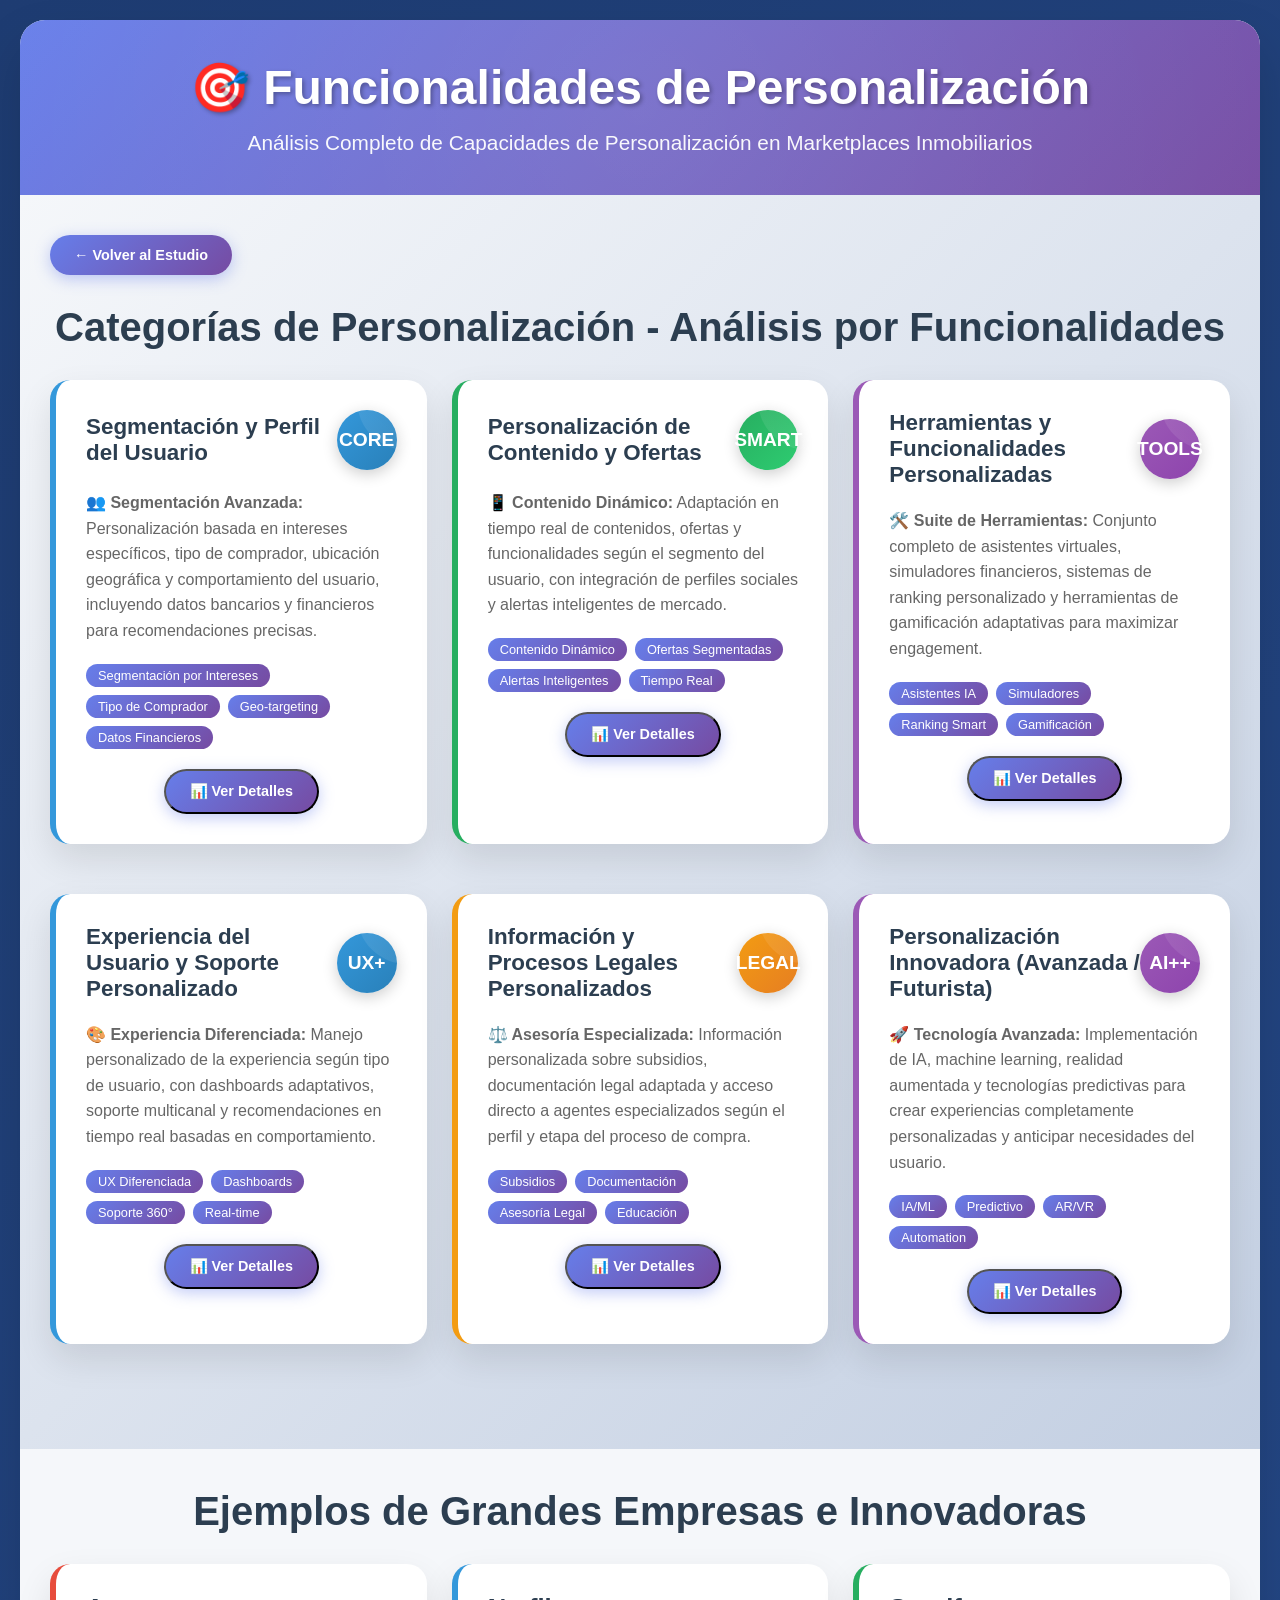
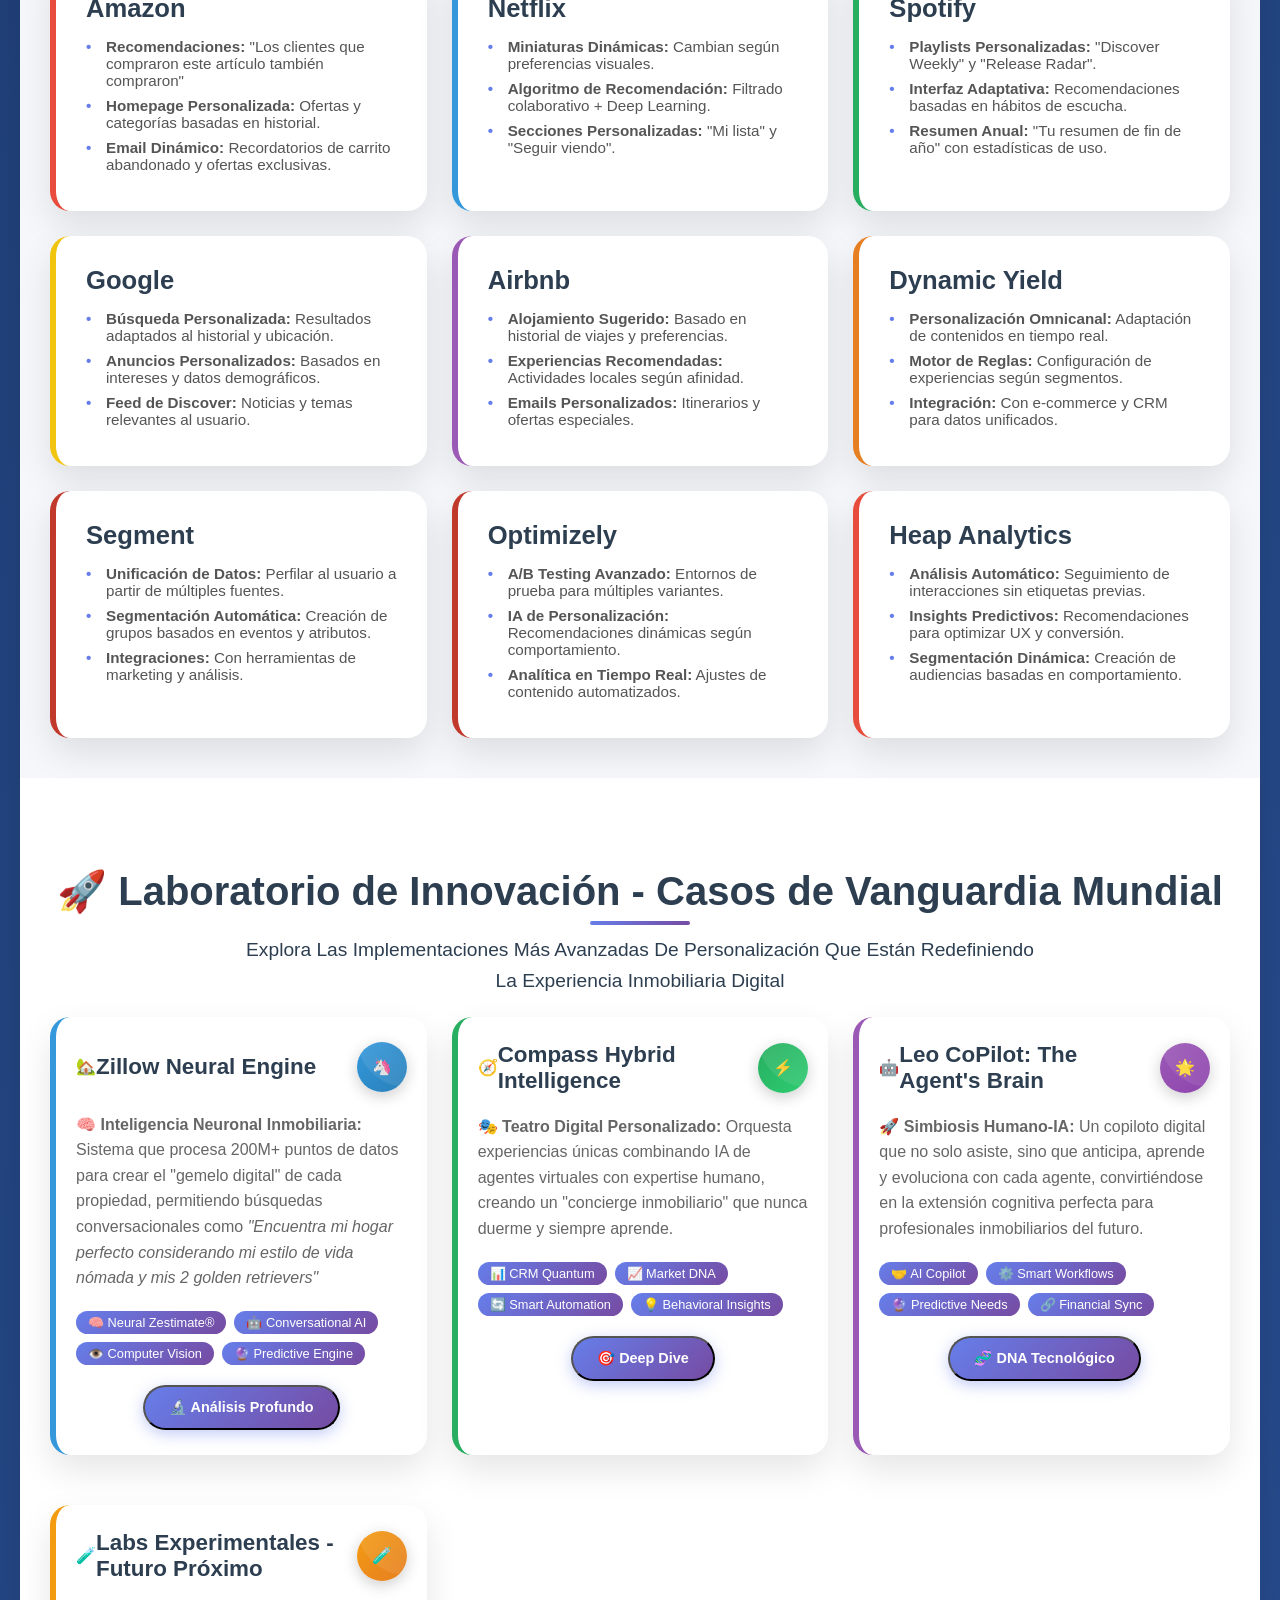
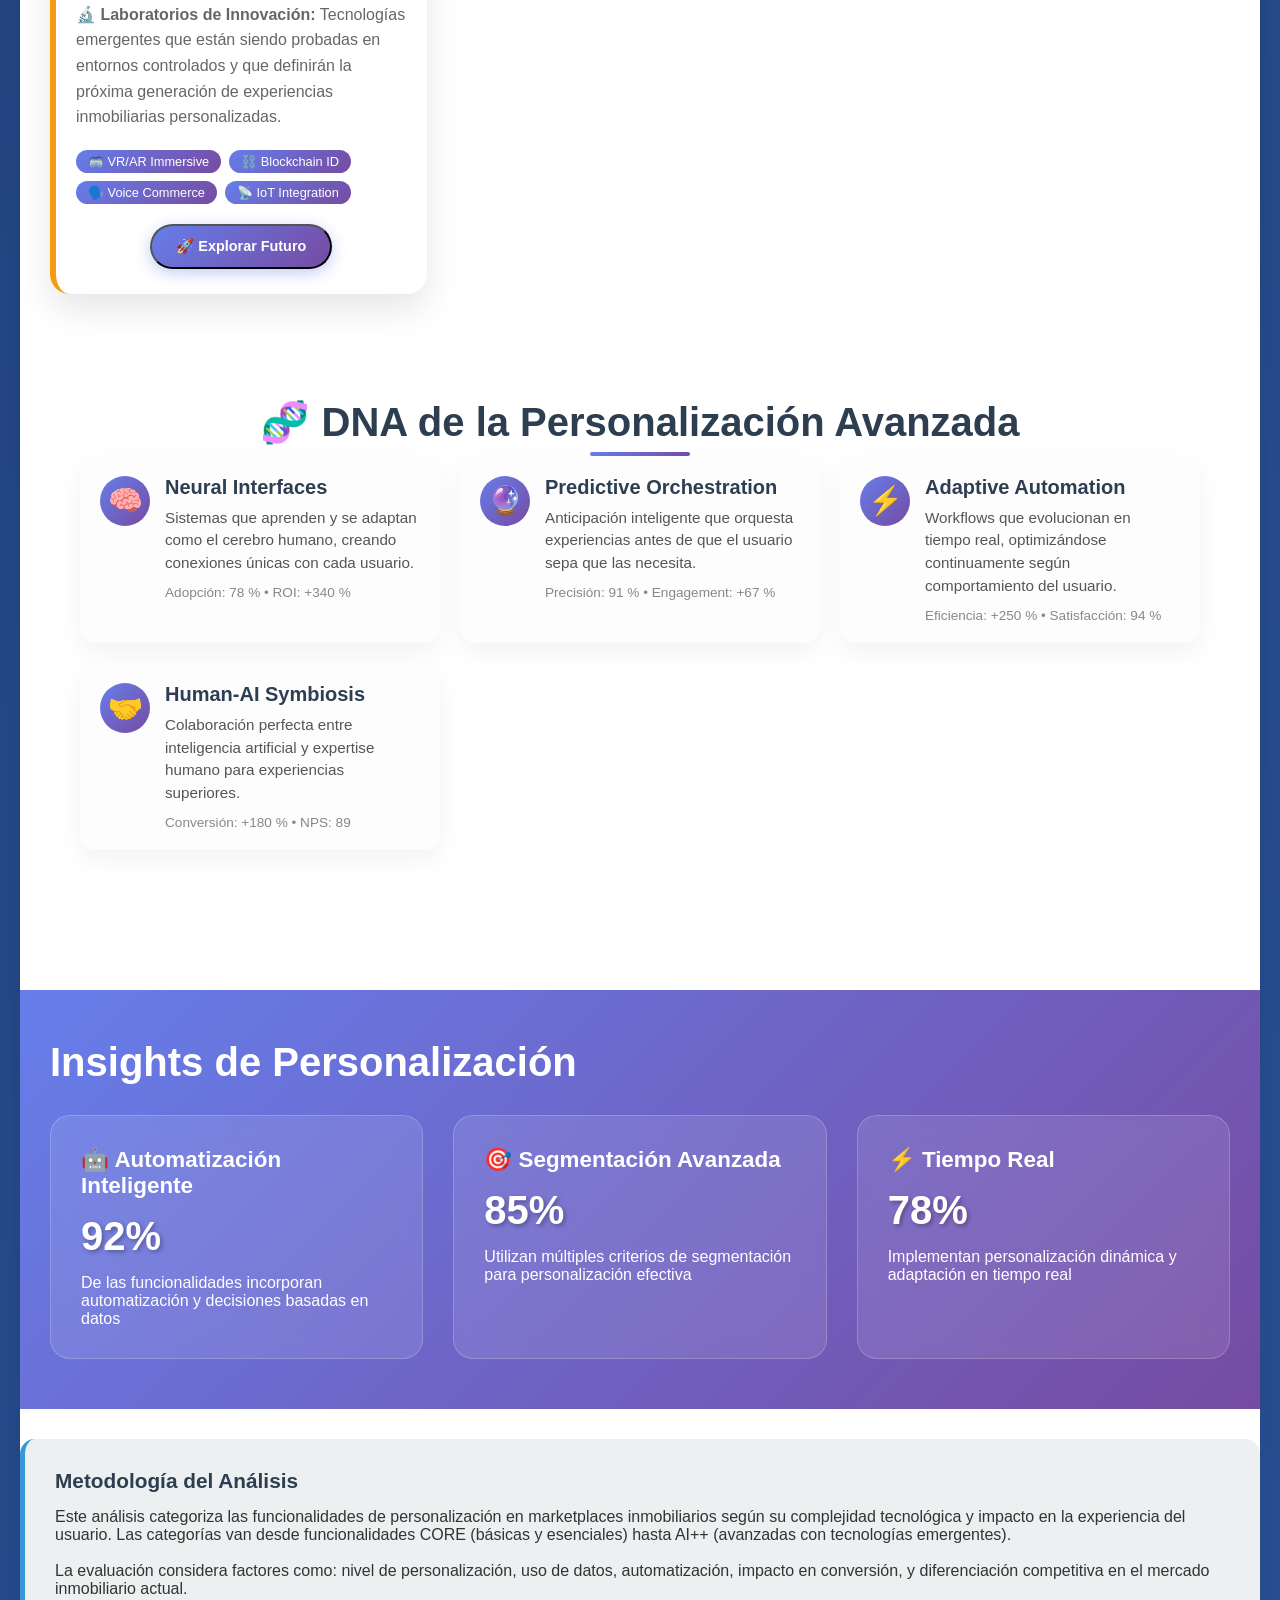
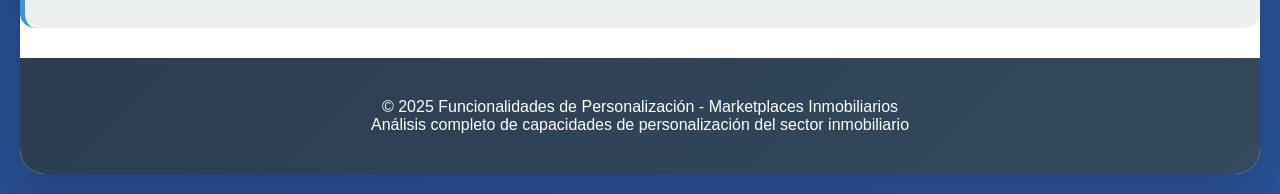
<file: CU11.1.html>
<!DOCTYPE html>
<html lang="es">
<head>
    <meta charset="UTF-8" />
    <meta name="viewport" content="width=device-width, initial-scale=1.0"/>
    <title>🎯 Funcionalidades de Personalización - Marketplaces Inmobiliarios</title>
    <link rel="stylesheet" href="stylesCU11.1.css" />
</head>
<body>
    <div class="container">
        <!-- ==================== HEADER ==================== -->
        <div class="header">
            <h1>🎯 Funcionalidades de Personalización</h1>
            <p>Análisis Completo de Capacidades de Personalización en Marketplaces Inmobiliarios</p>
        </div>

        <!-- ==================== MARKET OVERVIEW / CATEGORÍAS ==================== -->
        <div class="market-overview">
            <a href="index.html" class="back-btn">← Volver al Estudio</a>
            <h2 class="overview-title">Categorías de Personalización - Análisis por Funcionalidades</h2>
            
            <div class="use-cases-grid">
                <!-- Segmentación y Perfil del Usuario -->
                <div class="use-case-card blue">
                    <div class="case-header">
                        <h3 class="case-title">Segmentación y Perfil del Usuario</h3>
                        <div class="case-score score-blue">CORE</div>
                    </div>
                    <p class="case-description">
                        <strong>👥 Segmentación Avanzada:</strong> Personalización basada en intereses específicos, tipo de comprador, ubicación geográfica y comportamiento del usuario, 
                        incluyendo datos bancarios y financieros para recomendaciones precisas.
                    </p>
                    <div class="case-features">
                        <span class="feature-tag">Segmentación por Intereses</span>
                        <span class="feature-tag">Tipo de Comprador</span>
                        <span class="feature-tag">Geo-targeting</span>
                        <span class="feature-tag">Datos Financieros</span>
                    </div>
                    <div class="case-actions">
                        <button class="detail-btn" onclick="toggleDetails('segmentacion')">
                            📊 Ver Detalles
                        </button>
                    </div>
                    <div id="segmentacion" class="details-content" style="display: none;">
                        <ul>
                            <li>Segmentación por intereses específicos (tipo de inmueble, rango de precio, financiamiento requerido)</li>
                            <li>Segmentación según tipo de comprador (primer comprador, inversionista, segunda vivienda)</li>
                            <li>Segmentación geográfica (región, comuna, barrio)</li>
                            <li>Segmentación por comportamiento: frecuencia de visitas, búsquedas guardadas, interacción educativa o asesoría</li>
                            <li>Perfil y segmentación social y demográfica extendida</li>
                            <li>Alertas y notificaciones personalizadas</li>
                            <li>Recomendaciones basadas en datos bancarios o financieros</li>
                        </ul>
                    </div>
                </div>
                
                <!-- Personalización de Contenido y Ofertas -->
                <div class="use-case-card green">
                    <div class="case-header">
                        <h3 class="case-title">Personalización de Contenido y Ofertas</h3>
                        <div class="case-score score-green">SMART</div>
                    </div>
                    <p class="case-description">
                        <strong>📱 Contenido Dinámico:</strong> Adaptación en tiempo real de contenidos, ofertas y funcionalidades según el segmento del usuario, 
                        con integración de perfiles sociales y alertas inteligentes de mercado.
                    </p>
                    <div class="case-features">
                        <span class="feature-tag">Contenido Dinámico</span>
                        <span class="feature-tag">Ofertas Segmentadas</span>
                        <span class="feature-tag">Alertas Inteligentes</span>
                        <span class="feature-tag">Tiempo Real</span>
                    </div>
                    <div class="case-actions">
                        <button class="detail-btn" onclick="toggleDetails('contenido')">
                            📊 Ver Detalles
                        </button>
                    </div>
                    <div id="contenido" class="details-content" style="display: none;">
                        <ul>
                            <li>Contenidos, ofertas y funcionalidades personalizadas según segmento</li>
                            <li>Contenido educativo relevante para distintos perfiles</li>
                            <li>Notificaciones personalizadas basadas en eventos del mercado</li>
                            <li>Alertas automáticas sobre cambios en precios, lanzamientos o baja de stock</li>
                            <li>Adaptación dinámica y en tiempo real de las propiedades sugeridas</li>
                            <li>Integración con perfiles de usuario sociales o financieros</li>
                        </ul>
                    </div>
                </div>
                
                <!-- Herramientas y Funcionalidades Personalizadas -->
                <div class="use-case-card purple">
                    <div class="case-header">
                        <h3 class="case-title">Herramientas y Funcionalidades Personalizadas</h3>
                        <div class="case-score score-purple">TOOLS</div>
                    </div>
                    <p class="case-description">
                        <strong>🛠️ Suite de Herramientas:</strong> Conjunto completo de asistentes virtuales, simuladores financieros, sistemas de ranking personalizado 
                        y herramientas de gamificación adaptativas para maximizar engagement.
                    </p>
                    <div class="case-features">
                        <span class="feature-tag">Asistentes IA</span>
                        <span class="feature-tag">Simuladores</span>
                        <span class="feature-tag">Ranking Smart</span>
                        <span class="feature-tag">Gamificación</span>
                    </div>
                    <div class="case-actions">
                        <button class="detail-btn" onclick="toggleDetails('herramientas')">
                            📊 Ver Detalles
                        </button>
                    </div>
                    <div id="herramientas" class="details-content" style="display: none;">
                        <ul>
                            <li>Asistentes virtuales con respuestas adaptadas</li>
                            <li>Videos y tutoriales segmentados por perfil</li>
                            <li>Simuladores de crédito hipotecario personalizados</li>
                            <li>Sistemas de puntuación o ranking personalizado de propiedades</li>
                            <li>Clasificación de inmuebles basada en preferencias y comportamiento del usuario</li>
                            <li>Programación de visitas y recordatorios automáticos personalizados</li>
                            <li>Integración con herramientas financieras personalizadas</li>
                            <li>Calculadoras y simuladores financieros que se ajustan al perfil crediticio y capacidad de pago</li>
                            <li>Comparación personalizada de propiedades</li>
                            <li>Filtros avanzados personalizados según historial de uso</li>
                            <li>Gamificación adaptativa para incentivar uso y fidelidad (badges, recompensas)</li>
                            <li>Incentivos personalizados para compradores recurrentes o agentes</li>
                        </ul>
                    </div>
                </div>
                
                <!-- Experiencia del Usuario y Soporte Personalizado -->
                <div class="use-case-card blue">
                    <div class="case-header">
                        <h3 class="case-title">Experiencia del Usuario y Soporte Personalizado</h3>
                        <div class="case-score score-blue">UX+</div>
                    </div>
                    <p class="case-description">
                        <strong>🎨 Experiencia Diferenciada:</strong> Manejo personalizado de la experiencia según tipo de usuario, con dashboards adaptativos, 
                        soporte multicanal y recomendaciones en tiempo real basadas en comportamiento.
                    </p>
                    <div class="case-features">
                        <span class="feature-tag">UX Diferenciada</span>
                        <span class="feature-tag">Dashboards</span>
                        <span class="feature-tag">Soporte 360°</span>
                        <span class="feature-tag">Real-time</span>
                    </div>
                    <div class="case-actions">
                        <button class="detail-btn" onclick="toggleDetails('experiencia')">
                            📊 Ver Detalles
                        </button>
                    </div>
                    <div id="experiencia" class="details-content" style="display: none;">
                        <ul>
                            <li>Manejo de experiencia diferenciado para tipos de usuarios (inversionistas, familias, compradores sociales)</li>
                            <li>Recomendaciones basadas en comportamiento en tiempo real</li>
                            <li>Personalización basada en dispositivos y contexto de uso</li>
                            <li>Soporte multicanal personalizado (chat, video, teléfono)</li>
                            <li>Dashboards personalizados para usuarios frecuentes o agentes inmobiliarios</li>
                            <li>Paneles con estadísticas, historial de consultas, alertas personalizadas y seguimiento de oportunidades</li>
                        </ul>
                    </div>
                </div>
                
                <!-- Información y Procesos Legales Personalizados -->
                <div class="use-case-card orange">
                    <div class="case-header">
                        <h3 class="case-title">Información y Procesos Legales Personalizados</h3>
                        <div class="case-score score-orange">LEGAL</div>
                    </div>
                    <p class="case-description">
                        <strong>⚖️ Asesoría Especializada:</strong> Información personalizada sobre subsidios, documentación legal adaptada y acceso directo 
                        a agentes especializados según el perfil y etapa del proceso de compra.
                    </p>
                    <div class="case-features">
                        <span class="feature-tag">Subsidios</span>
                        <span class="feature-tag">Documentación</span>
                        <span class="feature-tag">Asesoría Legal</span>
                        <span class="feature-tag">Educación</span>
                    </div>
                    <div class="case-actions">
                        <button class="detail-btn" onclick="toggleDetails('procesos-legales')">
                            📊 Ver Detalles
                        </button>
                    </div>
                    <div id="procesos-legales" class="details-content" style="display: none;">
                        <ul>
                            <li>Información clara y personalizada sobre subsidios y requisitos legales</li>
                            <li>Acceso a documentación y procesos legales personalizados</li>
                            <li>Educación y asesoría personalizada según perfil</li>
                            <li>Integración de contenido educativo adaptado</li>
                            <li>Acceso directo a agentes especializados para segmentos complejos</li>
                            <li>Integración de educación, asesoría y herramientas financieras personalizadas</li>
                            <li>Acceso a asesoría virtual o presencial según segmento</li>
                            <li>Guías, tutoriales y artículos personalizados según etapa del proceso de compra</li>
                        </ul>
                    </div>
                </div>
                
                <!-- Personalización Innovadora (Avanzada / Futurista) -->
                <div class="use-case-card purple">
                    <div class="case-header">
                        <h3 class="case-title">Personalización Innovadora (Avanzada / Futurista)</h3>
                        <div class="case-score score-purple">AI++</div>
                    </div>
                    <p class="case-description">
                        <strong>🚀 Tecnología Avanzada:</strong> Implementación de IA, machine learning, realidad aumentada y tecnologías predictivas 
                        para crear experiencias completamente personalizadas y anticipar necesidades del usuario.
                    </p>
                    <div class="case-features">
                        <span class="feature-tag">IA/ML</span>
                        <span class="feature-tag">Predictivo</span>
                        <span class="feature-tag">AR/VR</span>
                        <span class="feature-tag">Automation</span>
                    </div>
                    <div class="case-actions">
                        <button class="detail-btn" onclick="toggleDetails('innovacion')">
                            📊 Ver Detalles
                        </button>
                    </div>
                    <div id="innovacion" class="details-content" style="display: none;">
                        <ul>
                            <li>Recomendaciones en tiempo real con IA y machine learning</li>
                            <li>Mejora continua basada en retroalimentación implícita y explícita</li>
                            <li>Escenarios "what-if" para visualizar impacto de variables (ingresos, plazos, montos)</li>
                            <li>Notificaciones inteligentes que anticipan cambios y nuevas oportunidades</li>
                            <li>Visualización interactiva y personalizada (mapas dinámicos, tours virtuales adaptados)</li>
                            <li>Personalización de recorridos virtuales con puntos de interés destacados</li>
                            <li>Incorporación de feedback social y reputacional para mayor confianza</li>
                            <li>Personalización de mensajes, canales y tiempos de contacto para maximizar conversiones</li>
                            <li>Chatbots y asistentes virtuales 24/7 adaptados a perfil, segmento y etapa de compra</li>
                            <li>Escalamiento automático a humanos para consultas complejas</li>
                            <li>Integración de tecnologías avanzadas (realidad aumentada, 3D) personalizadas a preferencias</li>
                            <li>Uso de datos crediticios y comportamiento histórico para predecir opciones óptimas de financiamiento</li>
                            <li>Alertas predictivas basadas en análisis de mercado y tendencias locales</li>
                            <li>Seguimiento automatizado de leads con disparadores según comportamiento y ciclo de compra</li>
                            <li>Gamificación adaptativa para fomentar interacción y fidelización con incentivos personalizados</li>
                            <li>Sistemas avanzados de scoring o ranking personalizado de propiedades</li>
                            <li>Integración profunda con CRM y automatización de marketing personalizada</li>
                            <li>Ajuste automático de propiedades sugeridas según comportamiento reciente e interacciones</li>
                        </ul>
                    </div>
                </div>
            </div>
        </div>

        <!-- ==================== NUEVA SECCIÓN: EJEMPLOS DE GRANDES EMPRESAS E INNOVADORAS ==================== -->
        <div class="companies-section">
            <h2 class="section-title">Ejemplos de Grandes Empresas e Innovadoras</h2>
            <div class="companies-grid">
                <!-- Amazon -->
                <div class="company-card amazon">
                    <h3 class="card-title">Amazon</h3>
                    <ul class="feature-list">
                        <li><strong>Recomendaciones:</strong> "Los clientes que compraron este artículo también compraron"</li>
                        <li><strong>Homepage Personalizada:</strong> Ofertas y categorías basadas en historial.</li>
                        <li><strong>Email Dinámico:</strong> Recordatorios de carrito abandonado y ofertas exclusivas.</li>
                    </ul>
                </div>
                
                <!-- Netflix -->
                <div class="company-card netflix">
                    <h3 class="card-title">Netflix</h3>
                    <ul class="feature-list">
                        <li><strong>Miniaturas Dinámicas:</strong> Cambian según preferencias visuales.</li>
                        <li><strong>Algoritmo de Recomendación:</strong> Filtrado colaborativo + Deep Learning.</li>
                        <li><strong>Secciones Personalizadas:</strong> "Mi lista" y "Seguir viendo".</li>
                    </ul>
                </div>

                <!-- Spotify -->
                <div class="company-card spotify">
                    <h3 class="card-title">Spotify</h3>
                    <ul class="feature-list">
                        <li><strong>Playlists Personalizadas:</strong> "Discover Weekly" y "Release Radar".</li>
                        <li><strong>Interfaz Adaptativa:</strong> Recomendaciones basadas en hábitos de escucha.</li>
                        <li><strong>Resumen Anual:</strong> "Tu resumen de fin de año" con estadísticas de uso.</li>
                    </ul>
                </div>

                <!-- Google -->
                <div class="company-card google">
                    <h3 class="card-title">Google</h3>
                    <ul class="feature-list">
                        <li><strong>Búsqueda Personalizada:</strong> Resultados adaptados al historial y ubicación.</li>
                        <li><strong>Anuncios Personalizados:</strong> Basados en intereses y datos demográficos.</li>
                        <li><strong>Feed de Discover:</strong> Noticias y temas relevantes al usuario.</li>
                    </ul>
                </div>

                <!-- Airbnb -->
                <div class="company-card airbnb">
                    <h3 class="card-title">Airbnb</h3>
                    <ul class="feature-list">
                        <li><strong>Alojamiento Sugerido:</strong> Basado en historial de viajes y preferencias.</li>
                        <li><strong>Experiencias Recomendadas:</strong> Actividades locales según afinidad.</li>
                        <li><strong>Emails Personalizados:</strong> Itinerarios y ofertas especiales.</li>
                    </ul>
                </div>

                <!-- Dynamic Yield -->
                <div class="company-card dynamic">
                    <h3 class="card-title">Dynamic Yield</h3>
                    <ul class="feature-list">
                        <li><strong>Personalización Omnicanal:</strong> Adaptación de contenidos en tiempo real.</li>
                        <li><strong>Motor de Reglas:</strong> Configuración de experiencias según segmentos.</li>
                        <li><strong>Integración:</strong> Con e-commerce y CRM para datos unificados.</li>
                    </ul>
                </div>

                <!-- Segment -->
                <div class="company-card segment">
                    <h3 class="card-title">Segment</h3>
                    <ul class="feature-list">
                        <li><strong>Unificación de Datos:</strong> Perfilar al usuario a partir de múltiples fuentes.</li>
                        <li><strong>Segmentación Automática:</strong> Creación de grupos basados en eventos y atributos.</li>
                        <li><strong>Integraciones:</strong> Con herramientas de marketing y análisis.</li>
                    </ul>
                </div>

                <!-- Optimizely -->
                <div class="company-card optimizely">
                    <h3 class="card-title">Optimizely</h3>
                    <ul class="feature-list">
                        <li><strong>A/B Testing Avanzado:</strong> Entornos de prueba para múltiples variantes.</li>
                        <li><strong>IA de Personalización:</strong> Recomendaciones dinámicas según comportamiento.</li>
                        <li><strong>Analítica en Tiempo Real:</strong> Ajustes de contenido automatizados.</li>
                    </ul>
                </div>

                <!-- Heap Analytics -->
                <div class="company-card heap">
                    <h3 class="card-title">Heap Analytics</h3>
                    <ul class="feature-list">
                        <li><strong>Análisis Automático:</strong> Seguimiento de interacciones sin etiquetas previas.</li>
                        <li><strong>Insights Predictivos:</strong> Recomendaciones para optimizar UX y conversión.</li>
                        <li><strong>Segmentación Dinámica:</strong> Creación de audiencias basadas en comportamiento.</li>
                    </ul>
                </div>
            </div>
        </div>

        <!-- ==================== SECCIÓN EXISTENTE: LABORATORIO DE INNOVACIÓN ==================== -->
        <!-- ==================== LABORATORIO DE INNOVACIÓN – CASOS DE VANGUARDIA MUNDIAL ==================== -->
        <div class="examples-section">
            <h2 class="section-title">🚀 Laboratorio de Innovación - Casos de Vanguardia Mundial</h2>
            <div class="innovation-intro">
              <p class="subtitulo">
                Explora las implementaciones más avanzadas de personalización que están redefiniendo la experiencia inmobiliaria digital
              </p>
            </div>
        
            <div class="use-cases-grid lab-grid">
              <!-- Zillow Neural Engine -->
              <div class="use-case-card blue premium-glow">
                <div class="case-header">
                  <div class="company-logo">🏡</div>
                  <h3 class="case-title">Zillow Neural Engine</h3>
                  <div class="case-score small-score score-blue">🦄</div>
                </div>
                <p class="case-description">
                  <strong>🧠 Inteligencia Neuronal Inmobiliaria:</strong> Sistema que procesa 200M+ puntos de datos para crear el "gemelo digital" de cada propiedad, 
                  permitiendo búsquedas conversacionales como 
                  <em>"Encuentra mi hogar perfecto considerando mi estilo de vida nómada y mis 2 golden retrievers"</em>
                </p>
                <div class="case-features">
                  <span class="feature-tag neural">🧠 Neural Zestimate®</span>
                  <span class="feature-tag ai">🤖 Conversational AI</span>
                  <span class="feature-tag vision">👁️ Computer Vision</span>
                  <span class="feature-tag predict">🔮 Predictive Engine</span>
                </div>
                <div class="case-actions">
                  <button class="detail-btn gradient-btn" onclick="toggleDetails('zillow-neural')">
                    🔬 Análisis Profundo
                  </button>
                </div>
                <div id="zillow-neural" class="details-content tech-details" style="display: none;">
                  <div class="tech-breakdown">
                    <h4>🔬 Arsenal Tecnológico Avanzado:</h4>
                    <div class="tech-grid">
                      <div class="tech-item">
                        <strong>🧬 Neural Zestimate®:</strong> Red neuronal que analiza 7.5M variables por propiedad, 
                        desde patrones de tráfico hasta microclimas locales
                      </div>
                      <div class="tech-item">
                        <strong>🎯 Hyper-Targeting:</strong> Segmentación conductual en tiempo real basada en 500+ señales digitales
                      </div>
                      <div class="tech-item">
                        <strong>🌐 AI Showcase℠:</strong> Tours 3D adaptativos que resaltan características según el perfil psicográfico
                      </div>
                      <div class="tech-item">
                        <strong>⚡ Instant Insights:</strong> Alertas predictivas con 72h de anticipación sobre cambios de mercado
                      </div>
                      <div class="tech-item">
                        <strong>🗣️ Natural Language:</strong> Procesamiento semántico que entiende contexto emocional y aspiracional
                      </div>
                    </div>
                  </div>
                </div>
              </div>
          
              <!-- Compass Hybrid Intelligence -->
              <div class="use-case-card green premium-glow">
                <div class="case-header">
                  <div class="company-logo">🧭</div>
                  <h3 class="case-title">Compass Hybrid Intelligence</h3>
                  <div class="case-score small-score score-green">⚡</div>
                </div>
                <p class="case-description">
                  <strong>🎭 Teatro Digital Personalizado:</strong> Orquesta experiencias únicas combinando IA de agentes virtuales con expertise humano, 
                  creando un "concierge inmobiliario" que nunca duerme y siempre aprende.
                </p>
                <div class="case-features">
                  <span class="feature-tag crm">📊 CRM Quantum</span>
                  <span class="feature-tag analytics">📈 Market DNA</span>
                  <span class="feature-tag automation">🔄 Smart Automation</span>
                  <span class="feature-tag insights">💡 Behavioral Insights</span>
                </div>
                <div class="case-actions">
                  <button class="detail-btn gradient-btn" onclick="toggleDetails('compass-hybrid')">
                    🎯 Deep Dive
                  </button>
                </div>
                <div id="compass-hybrid" class="details-content tech-details" style="display: none;">
                  <div class="tech-breakdown">
                    <h4>🎭 Suite de Personalización Avanzada:</h4>
                    <div class="tech-grid">
                      <div class="tech-item">
                        <strong>🧠 CRM Quantum:</strong> Sistema que predice necesidades del cliente 3 pasos antes que las verbalice
                      </div>
                      <div class="tech-item">
                        <strong>🌍 Market DNA:</strong> Análisis genético de barrios que revela tendencias micro-locales
                      </div>
                      <div class="tech-item">
                        <strong>🎪 Lead Orchestration:</strong> Automatización conductual que ajusta el timing perfecto para cada interacción
                      </div>
                      <div class="tech-item">
                        <strong>🎨 Dynamic Dashboards:</strong> Interfaces que se transforman según el arquetipo del usuario (Explorer, Analyst, Dreamer)
                      </div>
                      <div class="tech-item">
                        <strong>📡 Omnichannel Sync:</strong> Experiencia fluida entre dispositivos con memoria contextual persistente
                      </div>
                    </div>
                  </div>
                </div>
              </div>
          
              <!-- Leo CoPilot: The Agent's Brain -->
              <div class="use-case-card purple premium-glow">
                <div class="case-header">
                  <div class="company-logo">🤖</div>
                  <h3 class="case-title">Leo CoPilot: The Agent's Brain</h3>
                  <div class="case-score small-score score-purple">🌟</div>
                </div>
                <p class="case-description">
                  <strong>🚀 Simbiosis Humano-IA:</strong> Un copiloto digital que no solo asiste, sino que anticipa, aprende y evoluciona con cada agente, 
                  convirtiéndose en la extensión cognitiva perfecta para profesionales inmobiliarios del futuro.
                </p>
                <div class="case-features">
                  <span class="feature-tag assistant">🤝 AI Copilot</span>
                  <span class="feature-tag workflow">⚙️ Smart Workflows</span>
                  <span class="feature-tag prediction">🔮 Predictive Needs</span>
                  <span class="feature-tag integration">🔗 Financial Sync</span>
                </div>
                <div class="case-actions">
                  <button class="detail-btn gradient-btn" onclick="toggleDetails('leo-copilot')">
                    🧬 DNA Tecnológico
                  </button>
                </div>
                <div id="leo-copilot" class="details-content tech-details" style="display: none;">
                  <div class="tech-breakdown">
                    <h4>🧬 Anatomía del Copiloto Perfecto:</h4>
                    <div class="tech-grid">
                      <div class="tech-item">
                        <strong>🧠 Leo's Neural Core:</strong> IA que mapea el ADN profesional de cada agente y se sincroniza con su ritmo de trabajo
                      </div>
                      <div class="tech-item">
                        <strong>🔮 Predictive Radar:</strong> Sistema que anticipa necesidades 48h antes, preparando recursos y oportunidades
                      </div>
                      <div class="tech-item">
                        <strong>⚙️ Workflow DNA:</strong> Automatización que evoluciona, aprendiendo de cada decisión y optimizando procesos únicos
                      </div>
                      <div class="tech-item">
                        <strong>💰 Financial X-Ray:</strong> Calculadoras que se ajustan al perfil de riesgo y capacidades específicas del cliente
                      </div>
                      <div class="tech-item">
                        <strong>📊 Performance Mirror:</strong> Analytics personalizados que reflejan el estilo único y objetivos de cada profesional
                      </div>
                    </div>
                  </div>
                </div>
              </div>
  
      <!-- Labs Experimentales – Futuro Próximo -->
      <div class="use-case-card orange premium-glow experimental">
        <div class="case-header">
          <div class="company-logo">🧪</div>
          <h3 class="case-title">Labs Experimentales - Futuro Próximo</h3>
          <div class="case-score small-score score-orange">🧪</div>
        </div>
        <p class="case-description">
          <strong>🔬 Laboratorios de Innovación:</strong> Tecnologías emergentes que están siendo probadas en entornos controlados y que definirán la próxima generación 
          de experiencias inmobiliarias personalizadas.
        </p>
        <div class="case-features">
          <span class="feature-tag experimental">🥽 VR/AR Immersive</span>
          <span class="feature-tag blockchain">⛓️ Blockchain ID</span>
          <span class="feature-tag voice">🗣️ Voice Commerce</span>
          <span class="feature-tag iot">📡 IoT Integration</span>
        </div>
        <div class="case-actions">
          <button class="detail-btn gradient-btn experimental-btn" onclick="toggleDetails('experimental-tech')">
            🚀 Explorar Futuro
          </button>
        </div>
        <div id="experimental-tech" class="details-content tech-details" style="display: none;">
          <div class="future-tech">
            <h4>🚀 Tecnologías del Mañana:</h4>
            <div class="future-grid">
              <div class="future-item">
                <strong>🥽 Spatial Computing:</strong> Tours inmersivos con Apple Vision Pro que permiten "vivir" 24 h en una propiedad virtual
              </div>
              <div class="future-item">
                <strong>⛓️ Blockchain Identity:</strong> Perfiles descentralizados que preservan privacidad mientras personalizan experiencias
              </div>
              <div class="future-item">
                <strong>🗣️ Voice-First Commerce:</strong> Transacciones inmobiliarias iniciadas y completadas mediante comandos de voz natural
              </div>
              <div class="future-item">
                <strong>📡 IoT Ecosystem:</strong> Propiedades inteligentes que se "presentan" automáticamente según el perfil del visitante
              </div>
            </div>
          </div>
        </div>
      </div>
    </div>
  
            <!-- ==================== DNA DE LA PERSONALIZACIÓN AVANZADA ==================== -->
            <div class="dna-section">
                <h3 class="section-title dna-title">🧬 DNA de la Personalización Avanzada</h3>
                <div class="patterns-advanced-grid">
                  <!-- Neural Interfaces -->
                  <div class="pattern-card">
                    <div class="pattern-icon-wrapper">
                      <span class="pattern-icon">🧠</span>
                    </div>
                    <div class="pattern-content">
                      <h4 class="pattern-title">Neural Interfaces</h4>
                      <p class="pattern-description">
                        Sistemas que aprenden y se adaptan como el cerebro humano, creando conexiones únicas con cada usuario.
                      </p>
                      <p class="pattern-stats">Adopción: 78 % • ROI: +340 %</p>
                    </div>
                  </div>
              
                  <!-- Predictive Orchestration -->
                  <div class="pattern-card">
                    <div class="pattern-icon-wrapper">
                      <span class="pattern-icon">🔮</span>
                    </div>
                    <div class="pattern-content">
                      <h4 class="pattern-title">Predictive Orchestration</h4>
                      <p class="pattern-description">
                        Anticipación inteligente que orquesta experiencias antes de que el usuario sepa que las necesita.
                      </p>
                      <p class="pattern-stats">Precisión: 91 % • Engagement: +67 %</p>
                    </div>
                  </div>
              
                  <!-- Adaptive Automation -->
                  <div class="pattern-card">
                    <div class="pattern-icon-wrapper">
                      <span class="pattern-icon">⚡</span>
                    </div>
                    <div class="pattern-content">
                      <h4 class="pattern-title">Adaptive Automation</h4>
                      <p class="pattern-description">
                        Workflows que evolucionan en tiempo real, optimizándose continuamente según comportamiento del usuario.
                      </p>
                      <p class="pattern-stats">Eficiencia: +250 % • Satisfacción: 94 %</p>
                    </div>
                  </div>
              
                  <!-- Human-AI Symbiosis -->
                  <div class="pattern-card">
                    <div class="pattern-icon-wrapper">
                      <span class="pattern-icon">🤝</span>
                    </div>
                    <div class="pattern-content">
                      <h4 class="pattern-title">Human-AI Symbiosis</h4>
                      <p class="pattern-description">
                        Colaboración perfecta entre inteligencia artificial y expertise humano para experiencias superiores.
                      </p>
                      <p class="pattern-stats">Conversión: +180 % • NPS: 89</p>
                    </div>
                  </div>
                </div>
              </div>
        </div>

        <!-- ==================== INSIGHTS DE PERSONALIZACIÓN ==================== -->
        <div class="insights-section">
            <h2 class="section-title">Insights de Personalización</h2>
            <div class="insights-grid">
                <div class="insight-card">
                    <h3 class="insight-title">🤖 Automatización Inteligente</h3>
                    <div class="insight-percentage">92%</div>
                    <p>De las funcionalidades incorporan automatización y decisiones basadas en datos</p>
                </div>
                
                <div class="insight-card">
                    <h3 class="insight-title">🎯 Segmentación Avanzada</h3>
                    <div class="insight-percentage">85%</div>
                    <p>Utilizan múltiples criterios de segmentación para personalización efectiva</p>
                </div>
                
                <div class="insight-card">
                    <h3 class="insight-title">⚡ Tiempo Real</h3>
                    <div class="insight-percentage">78%</div>
                    <p>Implementan personalización dinámica y adaptación en tiempo real</p>
                </div>
            </div>
        </div>

        <!-- ==================== METODOLOGÍA ==================== -->
        <div class="methodology">
            <h3>Metodología del Análisis</h3>
            <div class="methodology-content">
                <p>Este análisis categoriza las funcionalidades de personalización en marketplaces inmobiliarios según su complejidad tecnológica y impacto en la experiencia del usuario. Las categorías van desde funcionalidades CORE (básicas y esenciales) hasta AI++ (avanzadas con tecnologías emergentes).</p>
                <br>
                <p>La evaluación considera factores como: nivel de personalización, uso de datos, automatización, impacto en conversión, y diferenciación competitiva en el mercado inmobiliario actual.</p>
            </div>
        </div>

        <!-- ==================== FOOTER ==================== -->
        <div class="footer">
            <div class="footer-content">
                <p>&copy; 2025 Funcionalidades de Personalización - Marketplaces Inmobiliarios</p>
                <p>Análisis completo de capacidades de personalización del sector inmobiliario</p>
            </div>
        </div>
    </div>

    <!-- ==================== SCRIPT PARA DETALLES ==================== -->
    <script>
        function toggleDetails(id) {
            const element = document.getElementById(id);
            if (element.style.display === 'none') {
                element.style.display = 'block';
            } else {
                element.style.display = 'none';
            }
        }
    </script>
</body>
</html>
</file>
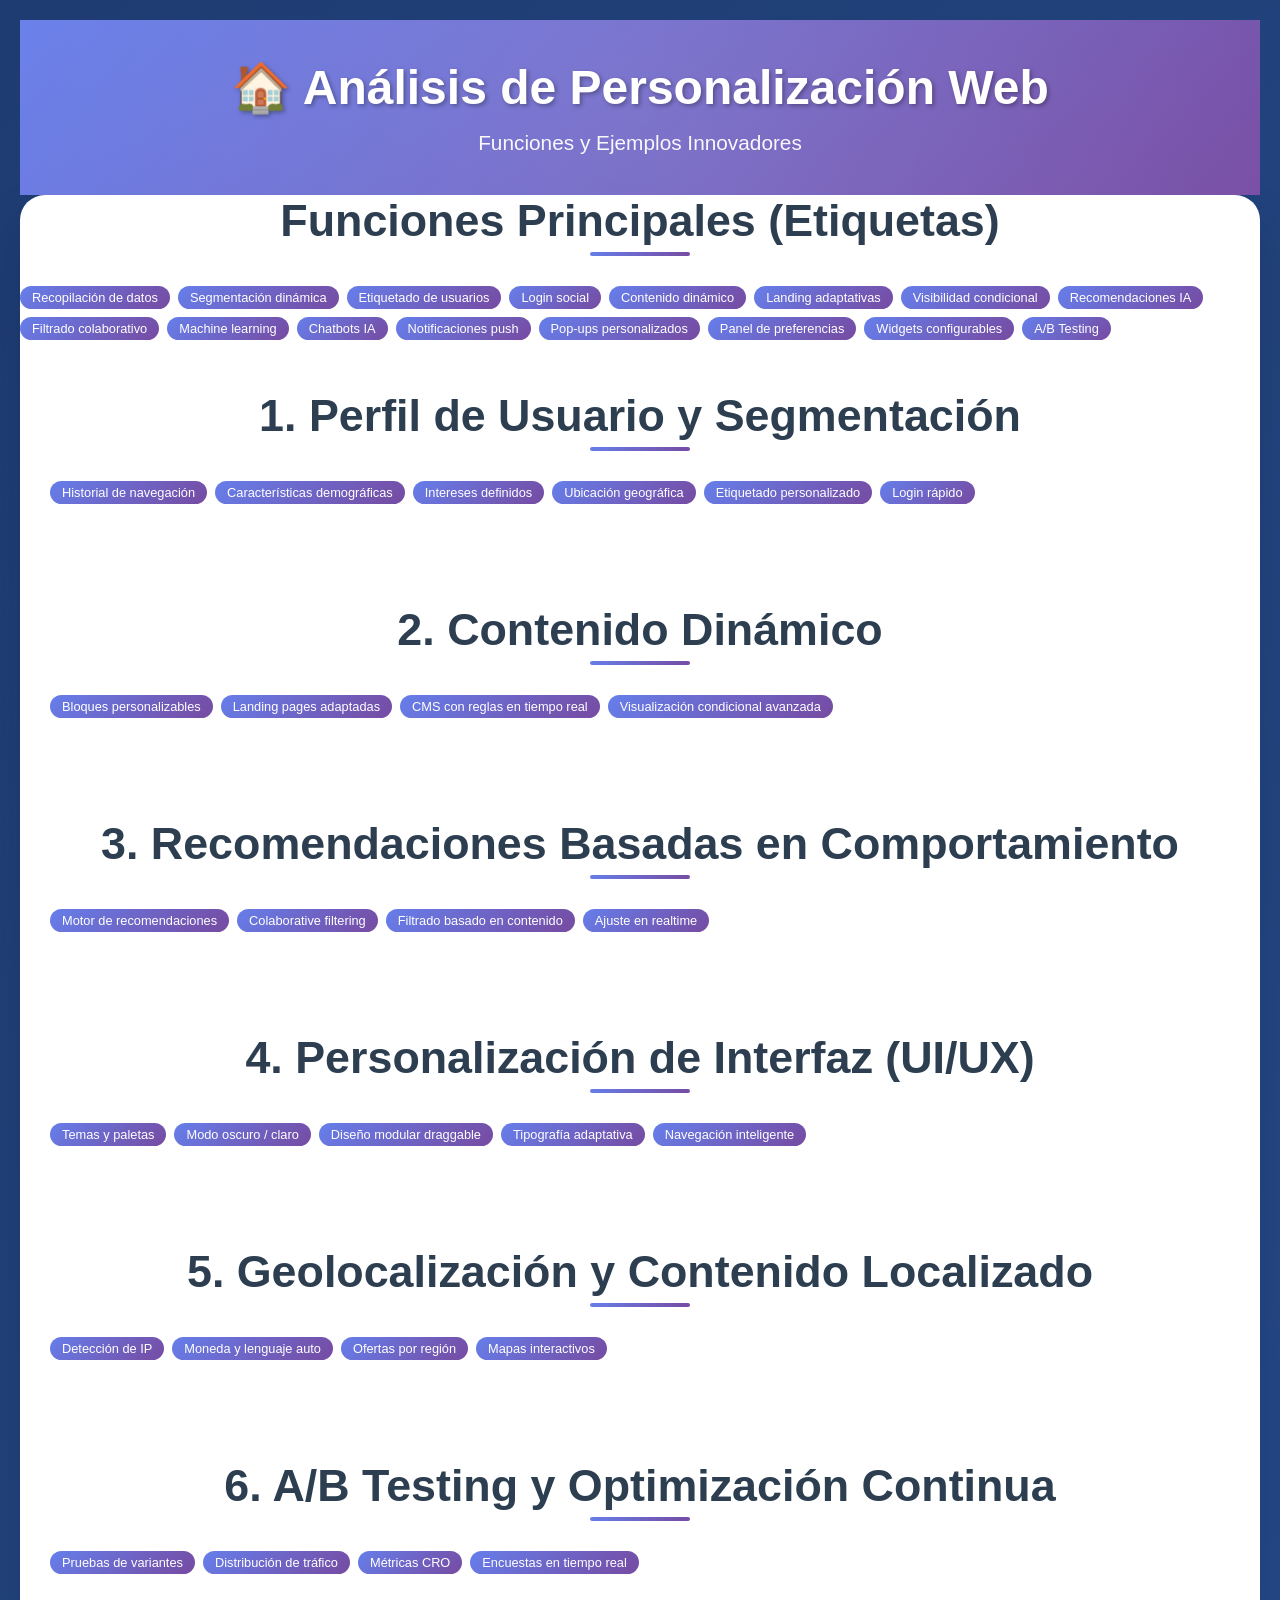
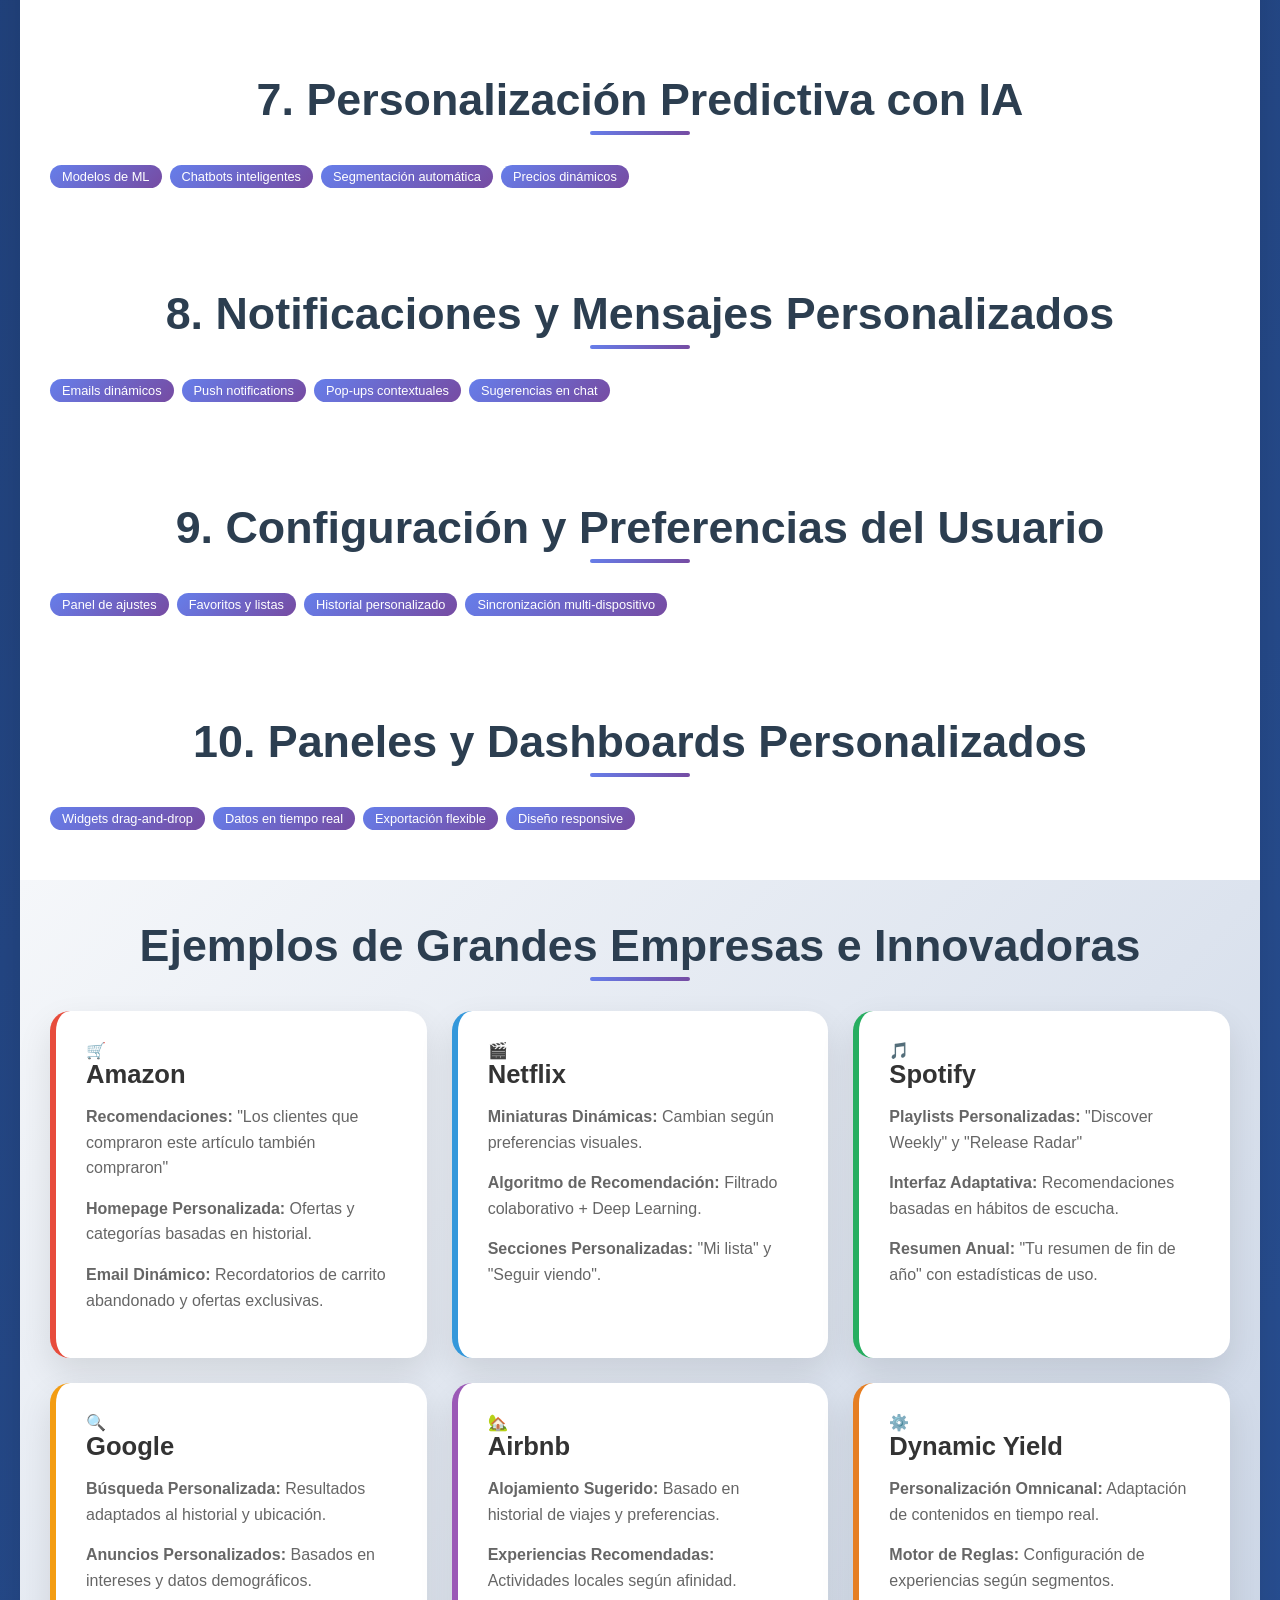
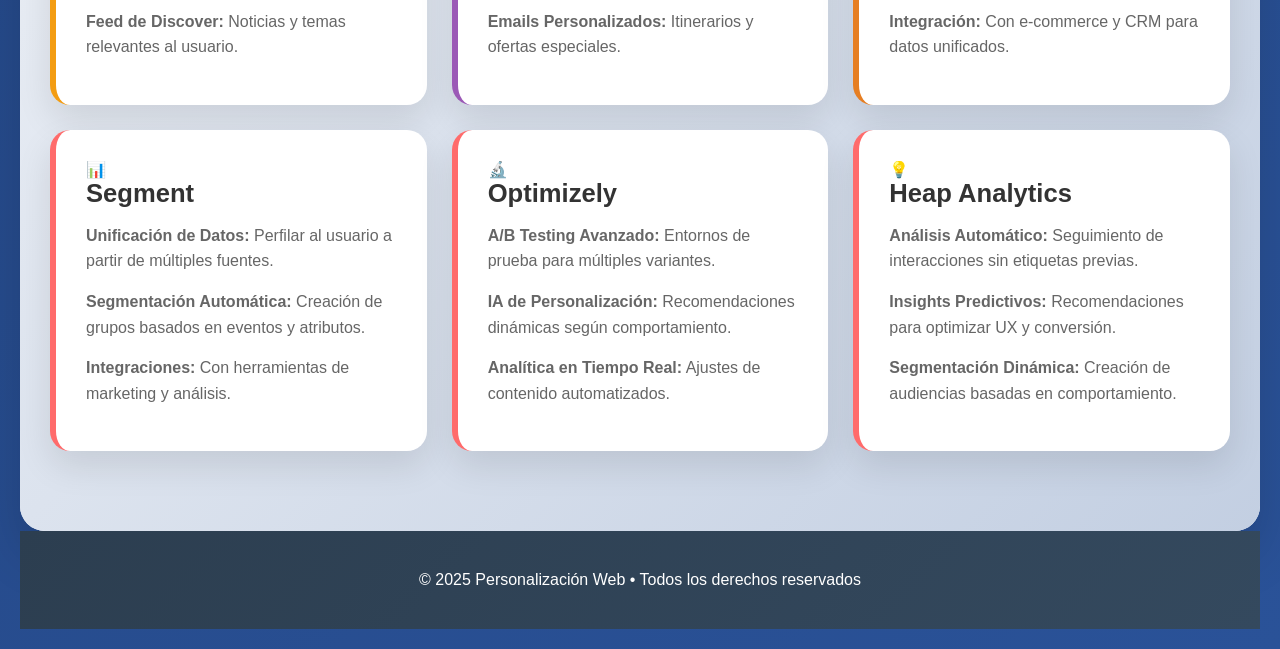
<file: nálisis de Personalización We.html>
<!DOCTYPE html>
<html lang="es">
<head>
    <meta charset="UTF-8">
    <meta name="viewport" content="width=device-width, initial-scale=1.0">
    <title>Características Funcionales de Personalización de Páginas Web</title>
    <link rel="stylesheet" href="styles.css">
</head>
<body>
    <header class="header">
        <h1><span class="icon">🏠</span> Análisis de Personalización Web</h1>
        <p>Funciones y Ejemplos Innovadores</p>
    </header>

    <div class="container">
        <!-- Sección de etiquetas con tooltips -->
        <section>
            <h3 class="section-title">Funciones Principales (Etiquetas)</h3>
            <div class="card-highlights">
                <span class="highlight-tag" data-tooltip="Recopilación de datos:
Recolecta información detallada del usuario, incluyendo preferencias, historial de navegación y comportamiento de compra para ofrecer experiencias personalizadas.">Recopilación de datos</span>
                <span class="highlight-tag" data-tooltip="Segmentación dinámica:
Agrupa a los usuarios en segmentos basados en características demográficas, intereses y patrones de uso para mostrar contenido relevante a cada grupo.">Segmentación dinámica</span>
                <span class="highlight-tag" data-tooltip="Etiquetado de usuarios:
Asigna etiquetas o ‘tags’ a los perfiles de usuario según acciones, comportamientos o preferencias para habilitar flujos de personalización específicos.">Etiquetado de usuarios</span>
                <span class="highlight-tag" data-tooltip="Login social:
Permite a los usuarios registrarse o iniciar sesión a través de cuentas de redes sociales, importando datos básicos y facilitando el acceso.">Login social</span>
                <span class="highlight-tag" data-tooltip="Contenido dinámico:
Muestra o modifica bloques de contenido en tiempo real según el perfil, historial o interacción actual del usuario en la página.">Contenido dinámico</span>
                <span class="highlight-tag" data-tooltip="Landing adaptativas:
Crea páginas de aterrizaje que cambian su diseño y contenido en función de la campaña de marketing, fuente de tráfico o características del visitante.">Landing adaptativas</span>
                <span class="highlight-tag" data-tooltip="Visibilidad condicional:
Controla la aparición u ocultación de secciones enteras dentro de la página basándose en condiciones predefinidas según el comportamiento del usuario.">Visibilidad condicional</span>
                <span class="highlight-tag" data-tooltip="Recomendaciones IA:
Emplea algoritmos de inteligencia artificial para sugerir productos, artículos o servicios que se ajusten a los intereses y comportamiento del usuario.">Recomendaciones IA</span>
                <span class="highlight-tag" data-tooltip="Filtrado colaborativo:
Genera recomendaciones tomando en cuenta las acciones y preferencias de usuarios con perfiles similares, aumentando la relevancia de las sugerencias.">Filtrado colaborativo</span>
                <span class="highlight-tag" data-tooltip="Machine learning:
Utiliza modelos predictivos de aprendizaje automático para anticipar necesidades y adaptar el contenido antes de que el usuario lo solicite.">Machine learning</span>
                <span class="highlight-tag" data-tooltip="Chatbots IA:
Implementa asistentes virtuales que proporcionan respuestas personalizadas y guían al usuario con sugerencias contextuales basadas en su historial.">Chatbots IA</span>
                <span class="highlight-tag" data-tooltip="Notificaciones push:
Envía alertas inmediatas a los usuarios en la web o la aplicación móvil para informar sobre ofertas, recordatorios de carrito o contenido nuevo de interés.">Notificaciones push</span>
                <span class="highlight-tag" data-tooltip="Pop-ups personalizados:
Despliega ventanas emergentes específicas cuando el usuario realiza cierto comportamiento, como abandono de carrito o lectura prolongada de un artículo.">Pop-ups personalizados</span>
                <span class="highlight-tag" data-tooltip="Panel de preferencias:
Ofrece un área donde el usuario puede configurar sus idiomas, frecuencia de notificaciones, temas visuales y otros ajustes personales.">Panel de preferencias</span>
                <span class="highlight-tag" data-tooltip="Widgets configurables:
Permite al usuario añadir, eliminar o reorganizar componentes en su propio dashboard para acceder rápidamente a la información que prefiere.">Widgets configurables</span>
                <span class="highlight-tag" data-tooltip="A/B Testing:
Realiza pruebas simultáneas de distintas versiones de diseño o contenido para determinar cuál genera mejores métricas de conversión.">A/B Testing</span>
            </div>
        </section>

        <!-- Detalle de secciones con etiquetas -->
        <section class="comparison-section">
            <h3 class="section-title">1. Perfil de Usuario y Segmentación</h3>
            <div class="card-highlights">
                <span class="highlight-tag" data-tooltip="Historial de navegación:
Registra páginas visitadas, tiempo de permanencia y acciones realizadas para comprender intereses y comportamientos específicos.">Historial de navegación</span>
                <span class="highlight-tag" data-tooltip="Características demográficas:
Recopila información como edad, género, ubicación y otros datos que ayudan a personalizar el contenido según el perfil del usuario.">Características demográficas</span>
                <span class="highlight-tag" data-tooltip="Intereses definidos:
Permite al usuario seleccionar sus áreas de interés para priorizar contenido y sugerencias relevantes a esos temas específicos.">Intereses definidos</span>
                <span class="highlight-tag" data-tooltip="Ubicación geográfica:
Detecta la posición geográfica del usuario para ofrecerle ofertas locales, precios en moneda local y contenido adaptado a su región.">Ubicación geográfica</span>
                <span class="highlight-tag" data-tooltip="Etiquetado personalizado:
Asigna etiquetas a cada usuario basado en sus acciones, facilitando segmentos dinámicos para campañas más específicas.">Etiquetado personalizado</span>
                <span class="highlight-tag" data-tooltip="Login rápido:
Simplifica el proceso de ingreso usando una sola acción de autenticación que agiliza el acceso y reduce la tasa de abandono.">Login rápido</span>
            </div>
        </section>

        <section class="comparison-section">
            <h3 class="section-title">2. Contenido Dinámico</h3>
            <div class="card-highlights">
                <span class="highlight-tag" data-tooltip="Bloques personalizables:
Secciones de la web que cambian de contenido o visibilidad según las preferencias e historial del usuario actual.">Bloques personalizables</span>
                <span class="highlight-tag" data-tooltip="Landing pages adaptadas:
La primera página que ve el usuario cambia su contenido, imágenes y llamados a la acción en función de cómo llegó al sitio.">Landing pages adaptadas</span>
                <span class="highlight-tag" data-tooltip="CMS con reglas en tiempo real:
Sistema de gestión de contenido que permite establecer condiciones para mostrar u ocultar elementos al instante.">CMS con reglas en tiempo real</span>
                <span class="highlight-tag" data-tooltip="Visualización condicional avanzada:
Uso de scripts o reglas que determinan si un componente debe mostrarse en función del comportamiento en la misma sesión.">Visualización condicional avanzada</span>
            </div>
        </section>

        <section class="comparison-section">
            <h3 class="section-title">3. Recomendaciones Basadas en Comportamiento</h3>
            <div class="card-highlights">
                <span class="highlight-tag" data-tooltip="Motor de recomendaciones:
Algoritmo central que analiza datos pasados y actuales del usuario para sugerir productos o contenidos de interés.">Motor de recomendaciones</span>
                <span class="highlight-tag" data-tooltip="Colaborative filtering:
Sugiere elementos basados en patrones de usuarios con gustos similares, aprovechando la comunidad para mejorar la relevancia.">Colaborative filtering</span>
                <span class="highlight-tag" data-tooltip="Filtrado basado en contenido:
Recomienda artículos o productos con atributos similares a los que el usuario ya ha visto o adquirido.">Filtrado basado en contenido</span>
                <span class="highlight-tag" data-tooltip="Ajuste en realtime:
Actualiza las recomendaciones de forma inmediata cuando el usuario interactúa con el sitio, sin necesidad de recargar la página.">Ajuste en realtime</span>
            </div>
        </section>

        <section class="comparison-section">
            <h3 class="section-title">4. Personalización de Interfaz (UI/UX)</h3>
            <div class="card-highlights">
                <span class="highlight-tag" data-tooltip="Temas y paletas:
Permite seleccionar colores y estilos visuales para la interfaz, mejorando la experiencia según preferencias estéticas.">Temas y paletas</span>
                <span class="highlight-tag" data-tooltip="Modo oscuro / claro:
Opción para alternar entre esquema de colores claro u oscuro, adaptándose a las condiciones de luz y comodidad del usuario.">Modo oscuro / claro</span>
                <span class="highlight-tag" data-tooltip="Diseño modular draggable:
Elementos de la interfaz que el usuario puede arrastrar y soltar para reorganizar su propia distribución de información.">Diseño modular draggable</span>
                <span class="highlight-tag" data-tooltip="Tipografía adaptativa:
Ajusta tipos de letra, tamaños y espaciados en función de las preferencias de lectura y accesibilidad del usuario.">Tipografía adaptativa</span>
                <span class="highlight-tag" data-tooltip="Navegación inteligente:
Menús y accesos rápidos que se reordenan según las secciones o funciones más utilizadas por el usuario.">Navegación inteligente</span>
            </div>
        </section>

        <section class="comparison-section">
            <h3 class="section-title">5. Geolocalización y Contenido Localizado</h3>
            <div class="card-highlights">
                <span class="highlight-tag" data-tooltip="Detección de IP:
Identifica la ubicación aproximada del usuario usando la dirección IP para adaptar contenido y ofertas locales.">Detección de IP</span>
                <span class="highlight-tag" data-tooltip="Moneda y lenguaje auto:
Convierte moneda y muestra texto en el idioma preferido sin necesidad de configuración manual.">Moneda y lenguaje auto</span>
                <span class="highlight-tag" data-tooltip="Ofertas por región:
Despliega promociones y descuentos específicos disponibles en la localidad del usuario.">Ofertas por región</span>
                <span class="highlight-tag" data-tooltip="Mapas interactivos:
Integra mapas que muestran ubicaciones relevantes, como tiendas, restaurantes o eventos cercanos al usuario.">Mapas interactivos</span>
            </div>
        </section>

        <section class="comparison-section">
            <h3 class="section-title">6. A/B Testing y Optimización Continua</h3>
            <div class="card-highlights">
                <span class="highlight-tag" data-tooltip="Pruebas de variantes:
Crea versiones diferentes de páginas o componentes para determinar cuál convierte mejor según métricas definidas.">Pruebas de variantes</span>
                <span class="highlight-tag" data-tooltip="Distribución de tráfico:
Dirige parte de los visitantes a una versión y otra parte a otra, para medir el rendimiento comparativo.">Distribución de tráfico</span>
                <span class="highlight-tag" data-tooltip="Métricas CRO:
Mide indicadores clave como tasa de conversión, clics en botones y tiempo en página para evaluar el éxito de cada variante.">Métricas CRO</span>
                <span class="highlight-tag" data-tooltip="Encuestas en tiempo real:
Solicita retroalimentación directa al usuario durante su visita para ajustar rápidamente el contenido según sus necesidades.">Encuestas en tiempo real</span>
            </div>
        </section>

        <section class="comparison-section">
            <h3 class="section-title">7. Personalización Predictiva con IA</h3>
            <div class="card-highlights">
                <span class="highlight-tag" data-tooltip="Modelos de ML:
Utiliza técnicas de aprendizaje supervisado o no supervisado para anticipar preferencias y comportamientos futuros del usuario.">Modelos de ML</span>
                <span class="highlight-tag" data-tooltip="Chatbots inteligentes:
Asistentes virtuales que aprenden de cada interacción para ofrecer respuestas cada vez más precisas y personalizadas.">Chatbots inteligentes</span>
                <span class="highlight-tag" data-tooltip="Segmentación automática:
Identifica patrones emergentes en tiempo real y crea segmentos de audiencia sin intervención manual.">Segmentación automática</span>
                <span class="highlight-tag" data-tooltip="Precios dinámicos:
Ajusta tarifas, descuentos y promociones de forma automática en función de la demanda, ubicación y perfil del usuario.">Precios dinámicos</span>
            </div>
        </section>

        <section class="comparison-section">
            <h3 class="section-title">8. Notificaciones y Mensajes Personalizados</h3>
            <div class="card-highlights">
                <span class="highlight-tag" data-tooltip="Emails dinámicos:
Envía mensajes por correo electrónico con contenido y ofertas adaptadas a intereses y comportamiento reciente del usuario.">Emails dinámicos</span>
                <span class="highlight-tag" data-tooltip="Push notifications:
Envía alertas en tiempo real al navegador o app móvil para recordar al usuario sobre contenido relevante o promociones vigentes.">Push notifications</span>
                <span class="highlight-tag" data-tooltip="Pop-ups contextuales:
Despliega ventanas emergentes basadas en el contexto actual del usuario, como páginas visitadas o tiempo de inactividad.">Pop-ups contextuales</span>
                <span class="highlight-tag" data-tooltip="Sugerencias en chat:
Ofrece recomendaciones automáticas dentro del chat en vivo basadas en las consultas o comportamientos del usuario en la sesión.">Sugerencias en chat</span>
            </div>
        </section>

        <section class="comparison-section">
            <h3 class="section-title">9. Configuración y Preferencias del Usuario</h3>
            <div class="card-highlights">
                <span class="highlight-tag" data-tooltip="Panel de ajustes:
Espacio donde el usuario puede modificar idioma, frecuencia de notificaciones, temas y opciones de privacidad para personalizar su experiencia.">Panel de ajustes</span>
                <span class="highlight-tag" data-tooltip="Favoritos y listas:
Permitir al usuario guardar productos, artículos o recursos en listas personalizadas para acceder rápidamente en el futuro.">Favoritos y listas</span>
                <span class="highlight-tag" data-tooltip="Historial personalizado:
Registro completo de las interacciones, compras y búsquedas del usuario para mostrar contenido de consulta rápida o sugerencias.">Historial personalizado</span>
                <span class="highlight-tag" data-tooltip="Sincronización multi-dispositivo:
Mantiene actualizadas las preferencias y datos del usuario en todos los dispositivos donde inicie sesión.">Sincronización multi-dispositivo</span>
            </div>
        </section>

        <section class="comparison-section">
            <h3 class="section-title">10. Paneles y Dashboards Personalizados</h3>
            <div class="card-highlights">
                <span class="highlight-tag" data-tooltip="Widgets drag-and-drop:
Componentes interactivos que el usuario puede arrastrar y soltar para crear su propia vista personalizada del panel.">Widgets drag-and-drop</span>
                <span class="highlight-tag" data-tooltip="Datos en tiempo real:
Muestra métricas y estadísticas que se actualizan automáticamente sin recargar la página, asegurando información siempre vigente.">Datos en tiempo real</span>
                <span class="highlight-tag" data-tooltip="Exportación flexible:
Permite descargar reportes o gráficos en formatos como CSV, PDF o Excel, según las necesidades del usuario.">Exportación flexible</span>
                <span class="highlight-tag" data-tooltip="Diseño responsive:
Adapta la disposición y visualización de los paneles para ofrecer una experiencia óptima en cualquier tamaño de pantalla.">Diseño responsive</span>
            </div>
        </section>

        <!-- Tarjetas de empresas ejemplo -->
        <section class="market-overview">
            <h3 class="section-title">Ejemplos de Grandes Empresas e Innovadoras</h3>
            <div class="overview-cards">
                <div class="overview-card portal">
                    <span class="icon">🛒</span>
                    <div>
                        <h3 class="card-title">Amazon</h3>
                        <p class="card-description"><strong>Recomendaciones:</strong> "Los clientes que compraron este artículo también compraron"</p>
                        <p class="card-description"><strong>Homepage Personalizada:</strong> Ofertas y categorías basadas en historial.</p>
                        <p class="card-description"><strong>Email Dinámico:</strong> Recordatorios de carrito abandonado y ofertas exclusivas.</p>
                    </div>
                </div>
                <div class="overview-card toctoc">
                    <span class="icon">🎬</span>
                    <div>
                        <h3 class="card-title">Netflix</h3>
                        <p class="card-description"><strong>Miniaturas Dinámicas:</strong> Cambian según preferencias visuales.</p>
                        <p class="card-description"><strong>Algoritmo de Recomendación:</strong> Filtrado colaborativo + Deep Learning.</p>
                        <p class="card-description"><strong>Secciones Personalizadas:</strong> "Mi lista" y "Seguir viendo".</p>
                    </div>
                </div>
                <div class="overview-card chile">
                    <span class="icon">🎵</span>
                    <div>
                        <h3 class="card-title">Spotify</h3>
                        <p class="card-description"><strong>Playlists Personalizadas:</strong> "Discover Weekly" y "Release Radar"</p>
                        <p class="card-description"><strong>Interfaz Adaptativa:</strong> Recomendaciones basadas en hábitos de escucha.</p>
                        <p class="card-description"><strong>Resumen Anual:</strong> "Tu resumen de fin de año" con estadísticas de uso.</p>
                    </div>
                </div>
                <div class="overview-card subsidios">
                    <span class="icon">🔍</span>
                    <div>
                        <h3 class="card-title">Google</h3>
                        <p class="card-description"><strong>Búsqueda Personalizada:</strong> Resultados adaptados al historial y ubicación.</p>
                        <p class="card-description"><strong>Anuncios Personalizados:</strong> Basados en intereses y datos demográficos.</p>
                        <p class="card-description"><strong>Feed de Discover:</strong> Noticias y temas relevantes al usuario.</p>
                    </div>
                </div>
                <div class="overview-card enlace">
                    <span class="icon">🏡</span>
                    <div>
                        <h3 class="card-title">Airbnb</h3>
                        <p class="card-description"><strong>Alojamiento Sugerido:</strong> Basado en historial de viajes y preferencias.</p>
                        <p class="card-description"><strong>Experiencias Recomendadas:</strong> Actividades locales según afinidad.</p>
                        <p class="card-description"><strong>Emails Personalizados:</strong> Itinerarios y ofertas especiales.</p>
                    </div>
                </div>
                <div class="overview-card usatusubsidio">
                    <span class="icon">⚙️</span>
                    <div>
                        <h3 class="card-title">Dynamic Yield</h3>
                        <p class="card-description"><strong>Personalización Omnicanal:</strong> Adaptación de contenidos en tiempo real.</p>
                        <p class="card-description"><strong>Motor de Reglas:</strong> Configuración de experiencias según segmentos.</p>
                        <p class="card-description"><strong>Integración:</strong> Con e-commerce y CRM para datos unificados.</p>
                    </div>
                </div>
                <div class="overview-card innovation">
                    <span class="icon">📊</span>
                    <div>
                        <h3 class="card-title">Segment</h3>
                        <p class="card-description"><strong>Unificación de Datos:</strong> Perfilar al usuario a partir de múltiples fuentes.</p>
                        <p class="card-description"><strong>Segmentación Automática:</strong> Creación de grupos basados en eventos y atributos.</p>
                        <p class="card-description"><strong>Integraciones:</strong> Con herramientas de marketing y análisis.</p>
                    </div>
                </div>
                <div class="overview-card innovation">
                    <span class="icon">🔬</span>
                    <div>
                        <h3 class="card-title">Optimizely</h3>
                        <p class="card-description"><strong>A/B Testing Avanzado:</strong> Entornos de prueba para múltiples variantes.</p>
                        <p class="card-description"><strong>IA de Personalización:</strong> Recomendaciones dinámicas según comportamiento.</p>
                        <p class="card-description"><strong>Analítica en Tiempo Real:</strong> Ajustes de contenido automatizados.</p>
                    </div>
                </div>
                <div class="overview-card innovation">
                    <span class="icon">💡</span>
                    <div>
                        <h3 class="card-title">Heap Analytics</h3>
                        <p class="card-description"><strong>Análisis Automático:</strong> Seguimiento de interacciones sin etiquetas previas.</p>
                        <p class="card-description"><strong>Insights Predictivos:</strong> Recomendaciones para optimizar UX y conversión.</p>
                        <p class="card-description"><strong>Segmentación Dinámica:</strong> Creación de audiencias basadas en comportamiento.</p>
                    </div>
                </div>
            </div>
        </section>
    </div>

    <footer class="footer">
        &copy; 2025 Personalización Web • Todos los derechos reservados
    </footer>
</body>
</html>
</file>
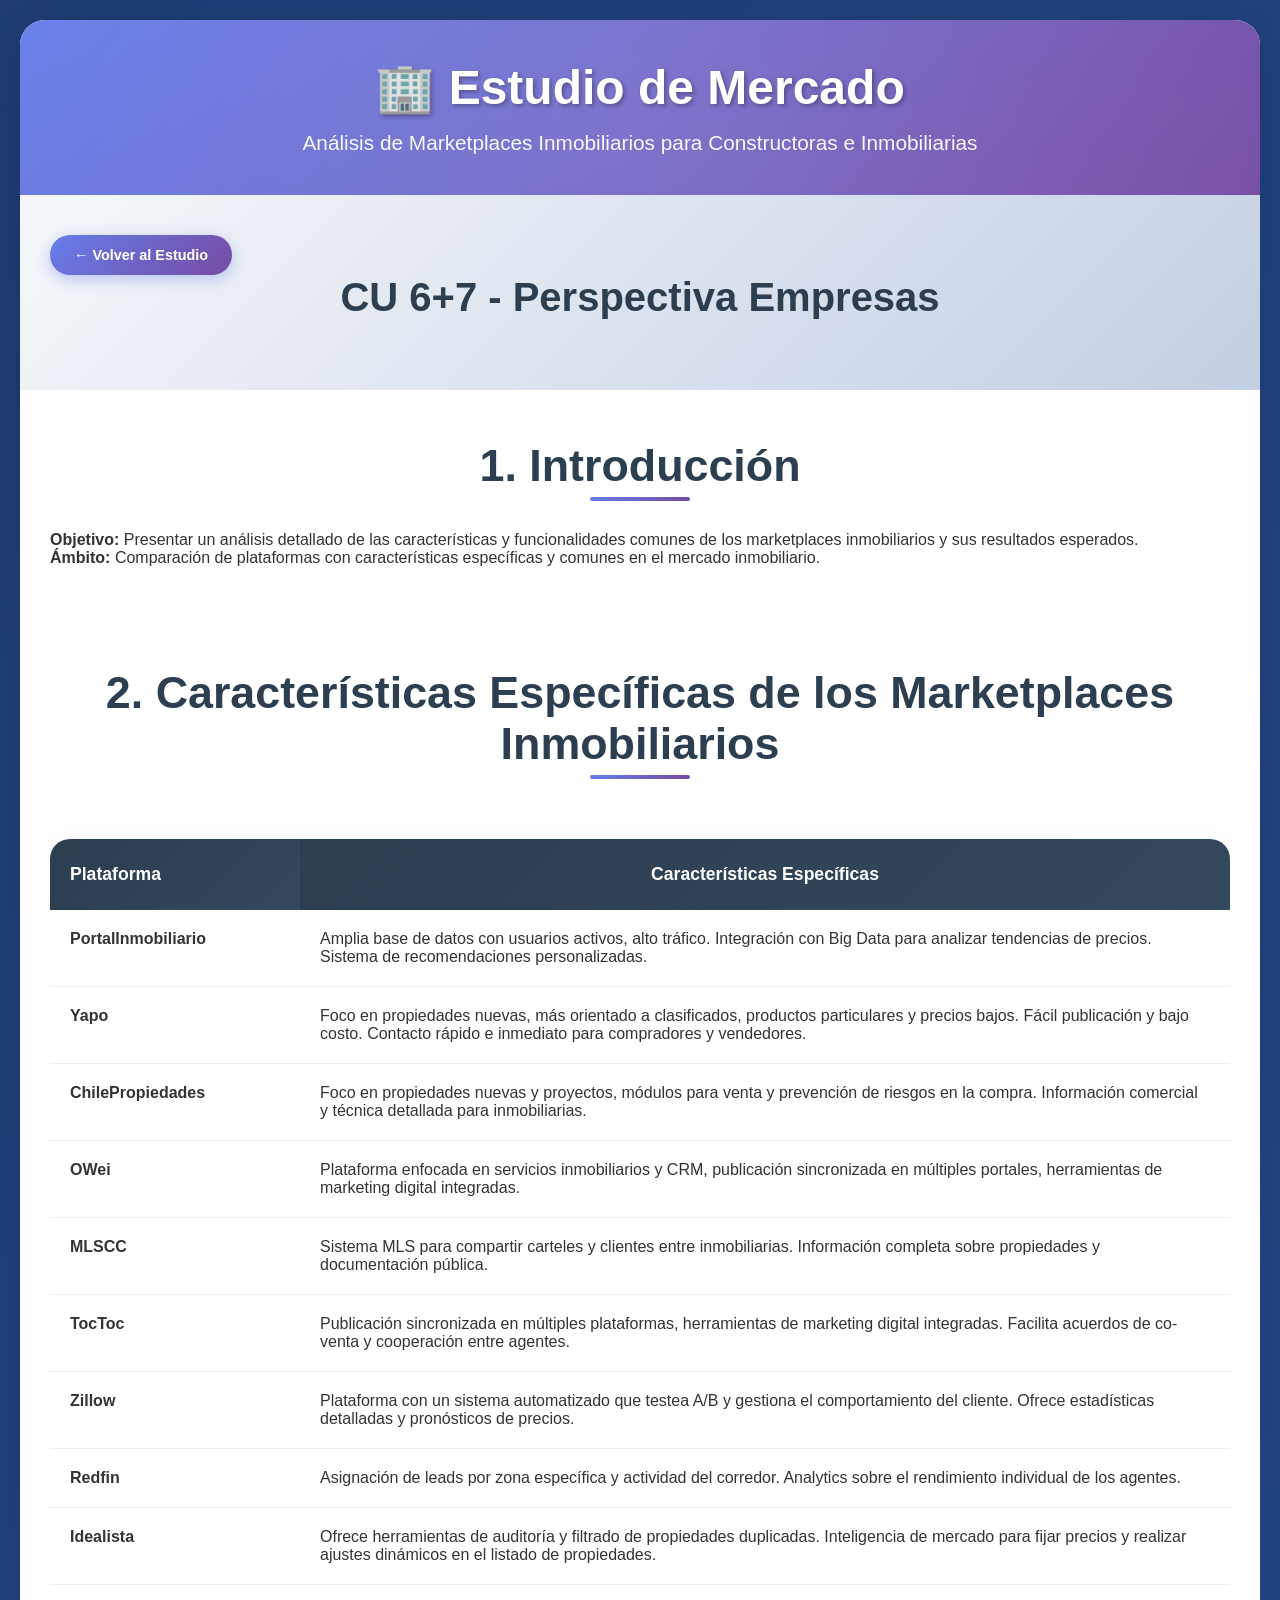
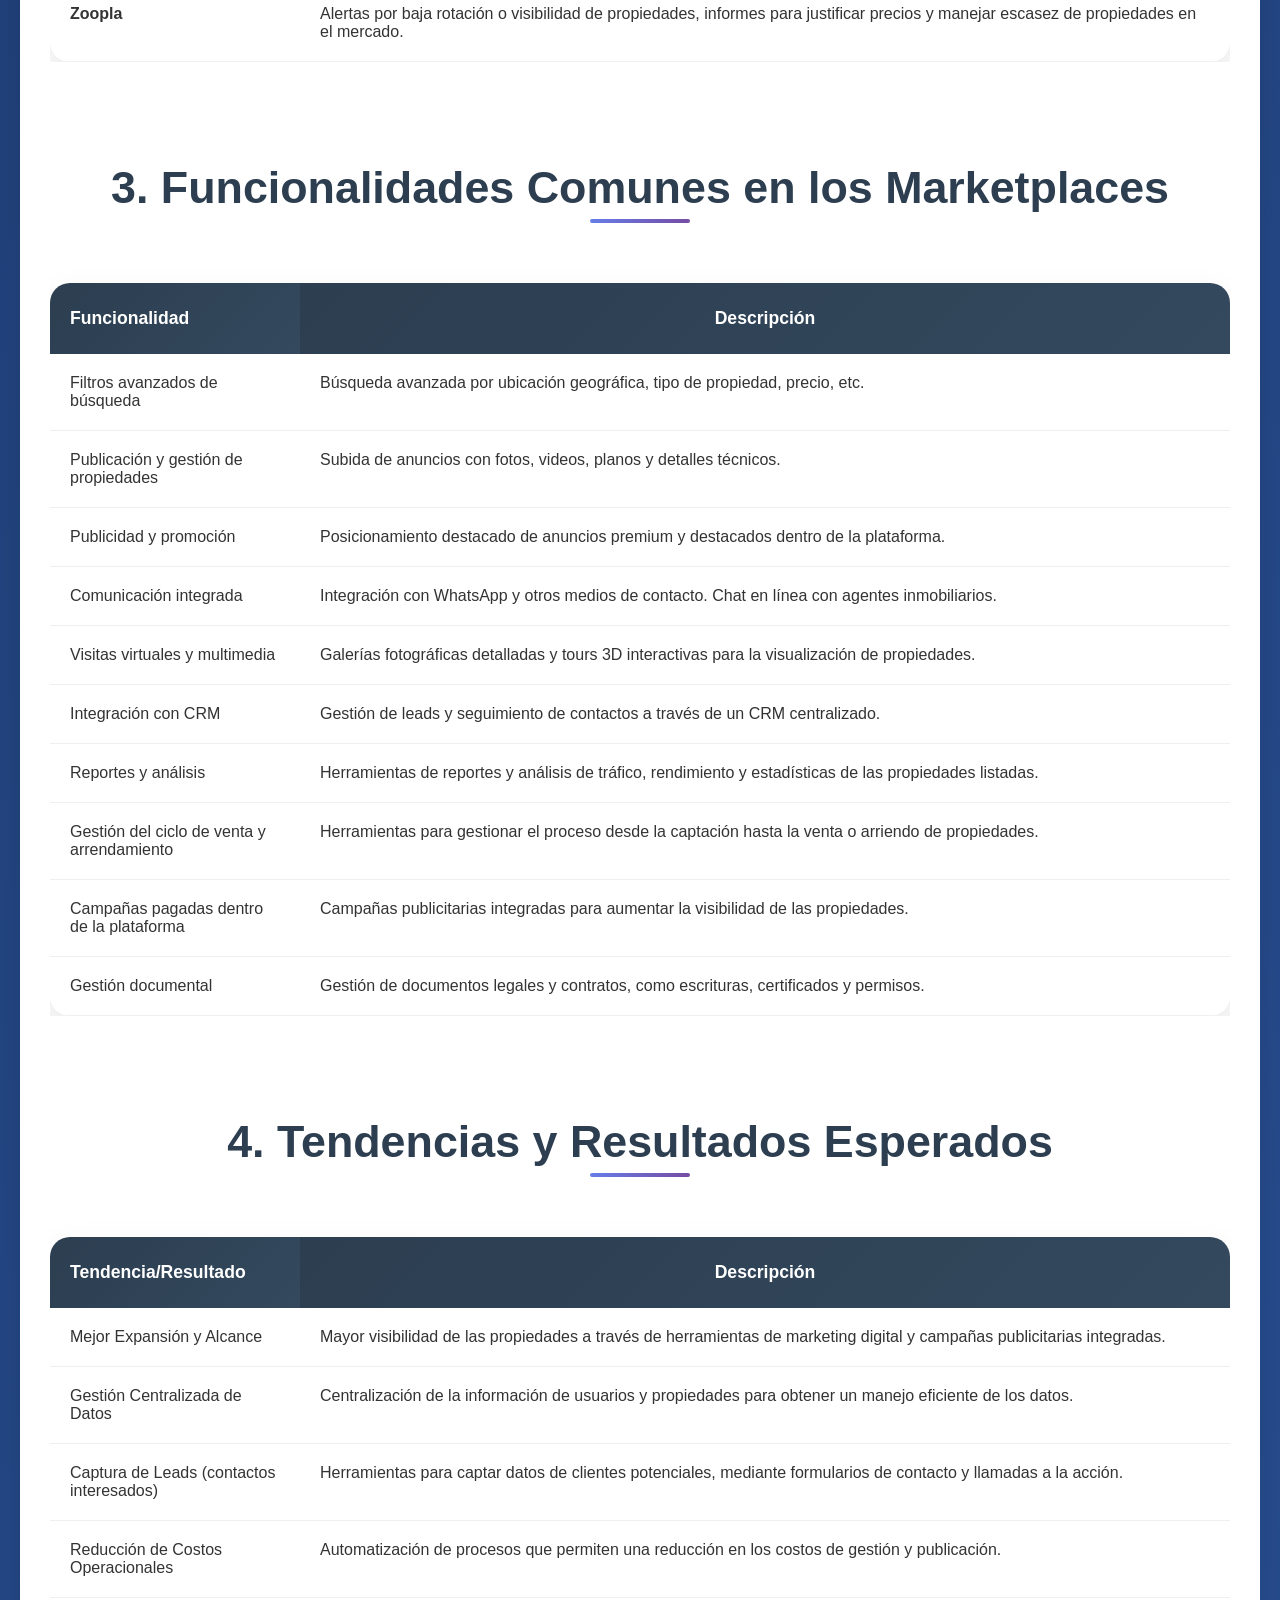
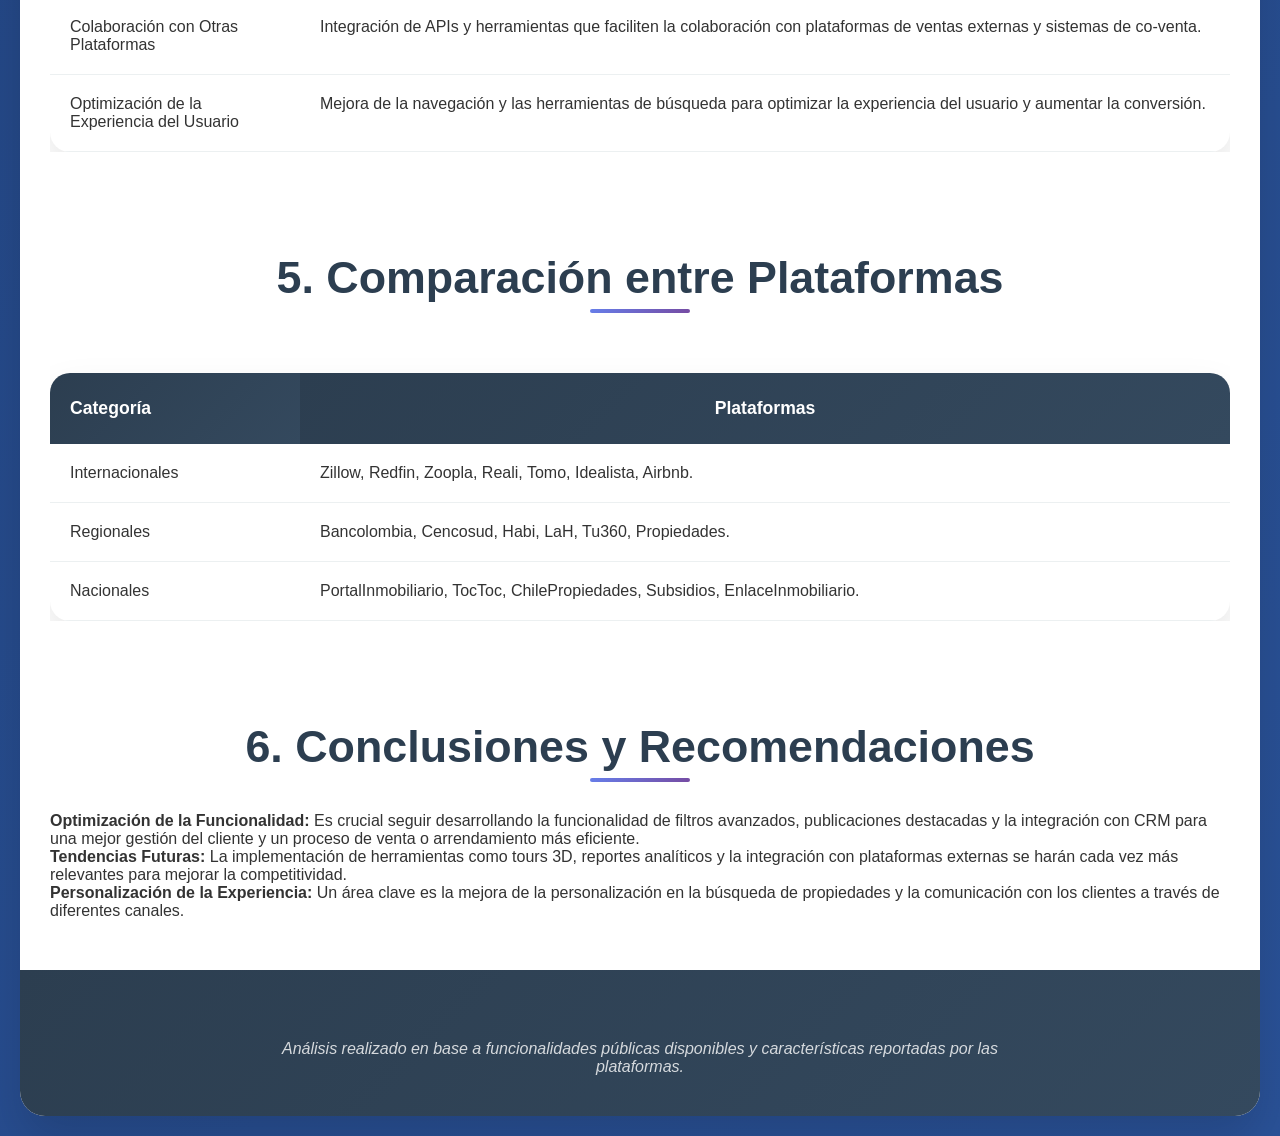
<file: casos-uso/marketplace-empresas.html>
<!DOCTYPE html>
<html lang="es">
<head>
    <meta charset="UTF-8">
    <meta name="viewport" content="width=device-width, initial-scale=1.0">
    <title>Estudio de Mercado - Portales Inmobiliarios CU 6+7 (Empresas)</title>
    <link rel="stylesheet" href="../styles.css">
</head>
<body>
    <div class="container">
        <div class="header">
            <h1>🏢 Estudio de Mercado</h1>
            <p>Análisis de Marketplaces Inmobiliarios para Constructoras e Inmobiliarias</p>
        </div>
        <div class="market-overview">
            <a href="../Index.html" class="back-btn">← Volver al Estudio</a>
            <h2 class="overview-title">CU 6+7 - Perspectiva Empresas</h2>
        </div>

        <section class="comparison-section">
            <h2 class="section-title">1. Introducción</h2>
            <p><strong>Objetivo:</strong> Presentar un análisis detallado de las características y funcionalidades comunes de los marketplaces inmobiliarios y sus resultados esperados.</p>
            <p><strong>Ámbito:</strong> Comparación de plataformas con características específicas y comunes en el mercado inmobiliario.</p>
        </section>

        <section class="comparison-section">
            <h2 class="section-title">2. Características Específicas de los Marketplaces Inmobiliarios</h2>
            <div class="table-responsive">
                <table class="comparison-table">
                    <thead>
                        <tr>
                            <th>Plataforma</th>
                            <th>Características Específicas</th>
                        </tr>
                    </thead>
                    <tbody>
                        <tr>
                            <td><strong>PortalInmobiliario</strong></td>
                            <td>Amplia base de datos con usuarios activos, alto tráfico. Integración con Big Data para analizar tendencias de precios. Sistema de recomendaciones personalizadas.</td>
                        </tr>
                        <tr>
                            <td><strong>Yapo</strong></td>
                            <td>Foco en propiedades nuevas, más orientado a clasificados, productos particulares y precios bajos. Fácil publicación y bajo costo. Contacto rápido e inmediato para compradores y vendedores.</td>
                        </tr>
                        <tr>
                            <td><strong>ChilePropiedades</strong></td>
                            <td>Foco en propiedades nuevas y proyectos, módulos para venta y prevención de riesgos en la compra. Información comercial y técnica detallada para inmobiliarias.</td>
                        </tr>
                        <tr>
                            <td><strong>OWei</strong></td>
                            <td>Plataforma enfocada en servicios inmobiliarios y CRM, publicación sincronizada en múltiples portales, herramientas de marketing digital integradas.</td>
                        </tr>
                        <tr>
                            <td><strong>MLSCC</strong></td>
                            <td>Sistema MLS para compartir carteles y clientes entre inmobiliarias. Información completa sobre propiedades y documentación pública.</td>
                        </tr>
                        <tr>
                            <td><strong>TocToc</strong></td>
                            <td>Publicación sincronizada en múltiples plataformas, herramientas de marketing digital integradas. Facilita acuerdos de co-venta y cooperación entre agentes.</td>
                        </tr>
                        <tr>
                            <td><strong>Zillow</strong></td>
                            <td>Plataforma con un sistema automatizado que testea A/B y gestiona el comportamiento del cliente. Ofrece estadísticas detalladas y pronósticos de precios.</td>
                        </tr>
                        <tr>
                            <td><strong>Redfin</strong></td>
                            <td>Asignación de leads por zona específica y actividad del corredor. Analytics sobre el rendimiento individual de los agentes.</td>
                        </tr>
                        <tr>
                            <td><strong>Idealista</strong></td>
                            <td>Ofrece herramientas de auditoría y filtrado de propiedades duplicadas. Inteligencia de mercado para fijar precios y realizar ajustes dinámicos en el listado de propiedades.</td>
                        </tr>
                        <tr>
                            <td><strong>Zoopla</strong></td>
                            <td>Alertas por baja rotación o visibilidad de propiedades, informes para justificar precios y manejar escasez de propiedades en el mercado.</td>
                        </tr>
                    </tbody>
                </table>
            </div>
        </section>

        <section class="comparison-section">
            <h2 class="section-title">3. Funcionalidades Comunes en los Marketplaces</h2>
            <div class="table-responsive">
                <table class="comparison-table">
                    <thead>
                        <tr>
                            <th>Funcionalidad</th>
                            <th>Descripción</th>
                        </tr>
                    </thead>
                    <tbody>
                        <tr><td>Filtros avanzados de búsqueda</td><td>Búsqueda avanzada por ubicación geográfica, tipo de propiedad, precio, etc.</td></tr>
                        <tr><td>Publicación y gestión de propiedades</td><td>Subida de anuncios con fotos, videos, planos y detalles técnicos.</td></tr>
                        <tr><td>Publicidad y promoción</td><td>Posicionamiento destacado de anuncios premium y destacados dentro de la plataforma.</td></tr>
                        <tr><td>Comunicación integrada</td><td>Integración con WhatsApp y otros medios de contacto. Chat en línea con agentes inmobiliarios.</td></tr>
                        <tr><td>Visitas virtuales y multimedia</td><td>Galerías fotográficas detalladas y tours 3D interactivas para la visualización de propiedades.</td></tr>
                        <tr><td>Integración con CRM</td><td>Gestión de leads y seguimiento de contactos a través de un CRM centralizado.</td></tr>
                        <tr><td>Reportes y análisis</td><td>Herramientas de reportes y análisis de tráfico, rendimiento y estadísticas de las propiedades listadas.</td></tr>
                        <tr><td>Gestión del ciclo de venta y arrendamiento</td><td>Herramientas para gestionar el proceso desde la captación hasta la venta o arriendo de propiedades.</td></tr>
                        <tr><td>Campañas pagadas dentro de la plataforma</td><td>Campañas publicitarias integradas para aumentar la visibilidad de las propiedades.</td></tr>
                        <tr><td>Gestión documental</td><td>Gestión de documentos legales y contratos, como escrituras, certificados y permisos.</td></tr>
                    </tbody>
                </table>
            </div>
        </section>

        <section class="comparison-section">
            <h2 class="section-title">4. Tendencias y Resultados Esperados</h2>
            <div class="table-responsive">
                <table class="comparison-table">
                    <thead>
                        <tr>
                            <th>Tendencia/Resultado</th>
                            <th>Descripción</th>
                        </tr>
                    </thead>
                    <tbody>
                        <tr><td>Mejor Expansión y Alcance</td><td>Mayor visibilidad de las propiedades a través de herramientas de marketing digital y campañas publicitarias integradas.</td></tr>
                        <tr><td>Gestión Centralizada de Datos</td><td>Centralización de la información de usuarios y propiedades para obtener un manejo eficiente de los datos.</td></tr>
                        <tr><td>Captura de Leads (contactos interesados)</td><td>Herramientas para captar datos de clientes potenciales, mediante formularios de contacto y llamadas a la acción.</td></tr>
                        <tr><td>Reducción de Costos Operacionales</td><td>Automatización de procesos que permiten una reducción en los costos de gestión y publicación.</td></tr>
                        <tr><td>Colaboración con Otras Plataformas</td><td>Integración de APIs y herramientas que faciliten la colaboración con plataformas de ventas externas y sistemas de co-venta.</td></tr>
                        <tr><td>Optimización de la Experiencia del Usuario</td><td>Mejora de la navegación y las herramientas de búsqueda para optimizar la experiencia del usuario y aumentar la conversión.</td></tr>
                    </tbody>
                </table>
            </div>
        </section>

        <section class="comparison-section">
            <h2 class="section-title">5. Comparación entre Plataformas</h2>
            <div class="table-responsive">
                <table class="comparison-table">
                    <thead>
                        <tr>
                            <th>Categoría</th>
                            <th>Plataformas</th>
                        </tr>
                    </thead>
                    <tbody>
                        <tr><td>Internacionales</td><td>Zillow, Redfin, Zoopla, Reali, Tomo, Idealista, Airbnb.</td></tr>
                        <tr><td>Regionales</td><td>Bancolombia, Cencosud, Habi, LaH, Tu360, Propiedades.</td></tr>
                        <tr><td>Nacionales</td><td>PortalInmobiliario, TocToc, ChilePropiedades, Subsidios, EnlaceInmobiliario.</td></tr>
                    </tbody>
                </table>
            </div>
        </section>

        <section class="comparison-section">
            <h2 class="section-title">6. Conclusiones y Recomendaciones</h2>
            <p><strong>Optimización de la Funcionalidad:</strong> Es crucial seguir desarrollando la funcionalidad de filtros avanzados, publicaciones destacadas y la integración con CRM para una mejor gestión del cliente y un proceso de venta o arrendamiento más eficiente.</p>
            <p><strong>Tendencias Futuras:</strong> La implementación de herramientas como tours 3D, reportes analíticos y la integración con plataformas externas se harán cada vez más relevantes para mejorar la competitividad.</p>
            <p><strong>Personalización de la Experiencia:</strong> Un área clave es la mejora de la personalización en la búsqueda de propiedades y la comunicación con los clientes a través de diferentes canales.</p>
        </section>

        <div class="footer">
            <div class="footer-content">
                <p style="margin-top: 30px; font-style: italic; opacity: 0.8;">
                    Análisis realizado en base a funcionalidades públicas disponibles y características reportadas por las plataformas.
                </p>
            </div>
        </div>
    </div>
</body>
</html>
</file>
<file: styles.css>
/* Reset básico */
* {
    margin: 0;
    padding: 0;
    box-sizing: border-box;
}

/* Estructura base */
html {
    height: 100%;
    background: linear-gradient(135deg, #1e3c72 0%, #2a5298 100%);
}

body {
    font-family: 'Segoe UI', Tahoma, Geneva, Verdana, sans-serif;
    background: linear-gradient(135deg, #1e3c72 0%, #2a5298 100%);
    min-height: 100vh;
    padding: 20px;
    color: #333;
}

/* Contenedor principal */
.container {
    max-width: 1600px;
    margin: 0 auto;
    background: white;
    border-radius: 25px;
    box-shadow: 0 25px 50px rgba(0,0,0,0.15);
    overflow: hidden;
}

/* Header */
.header {
    background: linear-gradient(135deg, #667eea 0%, #764ba2 100%);
    color: white;
    padding: 40px 30px;
    text-align: center;
    position: relative;
    overflow: hidden;
}

.header::before {
    content: '';
    position: absolute;
    top: -50%;
    left: -50%;
    width: 200%;
    height: 200%;
    background: radial-gradient(circle, rgba(255,255,255,0.1) 0%, transparent 70%);
    animation: rotate 20s linear infinite;
}

@keyframes rotate {
    0% { transform: rotate(0deg); }
    100% { transform: rotate(360deg); }
}

.header h1 {
    font-size: 3rem;
    margin-bottom: 15px;
    font-weight: 800;
    position: relative;
    z-index: 2;
    text-shadow: 2px 2px 4px rgba(0,0,0,0.3);
}

.header p {
    font-size: 1.3rem;
    opacity: 0.95;
    position: relative;
    z-index: 2;
}

/* Market overview */
.market-overview {
    padding: 40px 30px;
    background: linear-gradient(135deg, #f5f7fa 0%, #c3cfe2 100%);
}

.overview-title {
    text-align: center;
    font-size: 2.5rem;
    color: #2c3e50;
    margin-bottom: 30px;
    font-weight: 700;
}

/* Overview cards grid */
.overview-cards {
    display: grid;
    grid-template-columns: repeat(auto-fit, minmax(300px, 1fr));
    gap: 25px;
    margin-bottom: 40px;
}

/* Individual overview card */
.overview-card {
    background: white;
    border-radius: 20px;
    padding: 30px;
    box-shadow: 0 15px 35px rgba(0,0,0,0.1);
    border-left: 6px solid;
    transition: all 0.4s ease;
    position: relative;
    overflow: hidden;
}

.overview-card::before {
    content: '';
    position: absolute;
    top: 0;
    right: 0;
    width: 100px;
    height: 100px;
    background: linear-gradient(45deg, rgba(255,255,255,0.1), transparent);
    border-radius: 50%;
    transform: translate(30px, -30px);
}

.overview-card:hover {
    transform: translateY(-10px) scale(1.02);
    box-shadow: 0 25px 50px rgba(0,0,0,0.2);
}

/* Border colors for overview cards */
.overview-card.portal { border-left-color: #e74c3c; }
.overview-card.toctoc { border-left-color: #3498db; }
.overview-card.chile { border-left-color: #27ae60; }
.overview-card.subsidios { border-left-color: #f39c12; }
.overview-card.enlace { border-left-color: #9b59b6; }
.overview-card.usatusubsidio { border-left-color: #e67e22; }

/* Card titles and badges */
.card-title {
    font-size: 1.6rem;
    font-weight: 700;
    margin-bottom: 15px;
    display: flex;
    align-items: center;
    gap: 12px;
}

.score-badge {
    background: linear-gradient(135deg, #667eea 0%, #764ba2 100%);
    color: white;
    padding: 8px 16px;
    border-radius: 25px;
    font-size: 0.9rem;
    font-weight: 600;
    box-shadow: 0 4px 15px rgba(102, 126, 234, 0.4);
}

/* Card descriptions and highlights */
.card-description {
    font-size: 1rem;
    line-height: 1.6;
    color: #666;
    margin-bottom: 15px;
}

.card-highlights {
    display: flex;
    flex-wrap: wrap;
    gap: 8px;
    margin-top: 15px;
}

.highlight-tag {
    background: linear-gradient(135deg, #667eea 0%, #764ba2 100%);
    color: white;
    padding: 4px 12px;
    border-radius: 15px;
    font-size: 0.8rem;
    font-weight: 500;
    position: relative;           /* Necesario para posicionar el pseudo-elemento */
    cursor: pointer;
}

.highlight-tag:hover::after {
    content: attr(data-tooltip);  /* Toma el texto desde data-tooltip */
    position: absolute;
    top: 120%;                    /* Ajusta para que aparezca debajo de la etiqueta */
    left: 50%;
    transform: translateX(-50%);
    background: #2e3a59;          /* Fondo oscuro acorde a la paleta */
    color: #ffffff;
    padding: 8px 12px;
    border-radius: 4px;
    white-space: pre-line;        /* Permite saltos de línea en el tooltip */
    font-size: 0.875rem;          /* Tamaño de texto ligeramente menor */
    line-height: 1.2;
    width: 200px;                 /* Ancho fijo para no desbordar */
    text-align: left;
    z-index: 10;
    box-shadow: 0 2px 6px rgba(0,0,0,0.2);
  }
  
  /* Flecha señalando desde el tooltip hacia la etiqueta */
  .highlight-tag:hover::before {
    content: \"\";
    position: absolute;
    top: 100%;                     /* Justo encima del tooltip */
    left: 50%;
    transform: translateX(-50%);
    border-width: 6px;
    border-style: solid;
    border-color: #2e3a59 transparent transparent transparent;
  }

/* Comparison section */
.comparison-section {
    padding: 50px 30px;
    background: white;
}

/* Section titles with underline */
.section-title {
    text-align: center;
    font-size: 2.8rem;
    color: #2c3e50;
    margin-bottom: 40px;
    font-weight: 800;
    position: relative;
}

.section-title::after {
    content: '';
    position: absolute;
    bottom: -10px;
    left: 50%;
    transform: translateX(-50%);
    width: 100px;
    height: 4px;
    background: linear-gradient(135deg, #667eea 0%, #764ba2 100%);
    border-radius: 2px;
}

/* Table responsiveness and styles */
.table-responsive {
    overflow-x: auto;
    width: 100%;
}

.table-responsive::-webkit-scrollbar {
    height: 8px;
}

.table-responsive::-webkit-scrollbar-thumb {
    background: #ccc;
    border-radius: 4px;
}

.comparison-table {
    width: 100%;
    border-collapse: collapse;
    margin-top: 30px;
    background: white;
    border-radius: 20px;
    overflow: hidden;
    box-shadow: 0 20px 40px rgba(0,0,0,0.1);
    min-width: 1000px; /* adaptable según contenido */
}

.comparison-table th {
    background: linear-gradient(135deg, #2c3e50 0%, #34495e 100%);
    color: white;
    padding: 25px 20px;
    text-align: center;
    font-weight: 700;
    font-size: 1.1rem;
    position: relative;
}

.comparison-table th:first-child {
    text-align: left;
    width: 250px;
}

.platform-header {
    display: flex;
    flex-direction: column;
    align-items: center;
    gap: 10px;
}

.platform-score {
    background: rgba(255,255,255,0.2);
    padding: 8px 16px;
    border-radius: 20px;
    font-size: 1.2rem;
    font-weight: 800;
}

.comparison-table td {
    padding: 20px;
    border-bottom: 1px solid #ecf0f1;
    vertical-align: top;
    transition: background-color 0.3s ease;
}

.comparison-table tbody tr:hover {
    background: linear-gradient(135deg, #f8f9fa 0%, #e9ecef 100%);
}

.category-cell {
    font-weight: 700;
    color: #2c3e50;
    background: linear-gradient(135deg, #ecf0f1 0%, #d5dbdb 100%);
    border-right: 4px solid #bdc3c7;
    font-size: 1rem;
}

.feature-score {
    display: flex;
    flex-direction: column;
    gap: 8px;
}

.score-indicator {
    display: flex;
    align-items: center;
    gap: 10px;
    margin-bottom: 8px;
}

.score-circle {
    width: 70px; /* ancho ovalado */
    height: 40px;
    border-radius: 20px;
    display: flex;
    align-items: center;
    justify-content: center;
    color: white;
    font-weight: bold;
    font-size: 0.9rem;
    line-height: 1;
}

/* Score colors */
.score-high { background: linear-gradient(135deg, #27ae60 0%, #2ecc71 100%); }
.score-medium { background: linear-gradient(135deg, #f39c12 0%, #e67e22 100%); }
.score-low { background: linear-gradient(135deg, #e74c3c 0%, #c0392b 100%); }

/* Feature details */
.feature-details {
    font-size: 0.9rem;
    line-height: 1.5;
    color: #555;
}

/* Strength, weakness, neutral colors */
.strength { color: #27ae60; font-weight: 600; }
.weakness { color: #e74c3c; font-weight: 600; }
.neutral { color: #f39c12; font-weight: 600; }

/* Feature list styling */
.feature-list {
    margin-top: 8px;
}

.feature-list li {
    margin: 4px 0;
    list-style: none;
    position: relative;
    padding-left: 20px;
}

.feature-list li::before {
    content: '•';
    position: absolute;
    left: 0;
    color: #667eea;
    font-weight: bold;
}

/* Insights section */
.insights-section {
    background: linear-gradient(135deg, #667eea 0%, #764ba2 100%);
    color: white;
    padding: 50px 30px;
}

.insights-grid {
    display: grid;
    grid-template-columns: repeat(auto-fit, minmax(300px, 1fr));
    gap: 30px;
    margin-top: 30px;
}

.insight-card {
    background: rgba(255,255,255,0.1);
    padding: 30px;
    border-radius: 20px;
    backdrop-filter: blur(10px);
    border: 1px solid rgba(255,255,255,0.2);
    transition: all 0.4s ease;
}

.insight-card:hover {
    transform: translateY(-5px);
    background: rgba(255,255,255,0.15);
}

.insight-title {
    font-size: 1.4rem;
    font-weight: 700;
    margin-bottom: 15px;
    display: flex;
    align-items: center;
    gap: 10px;
}

.insight-percentage {
    font-size: 2.5rem;
    font-weight: 800;
    margin: 15px 0;
    text-shadow: 2px 2px 4px rgba(0,0,0,0.3);
}

/* Recommendations section */
.recommendations {
    background: #f8f9fa;
    padding: 50px 30px;
}

.recommendations-grid {
    display: grid;
    grid-template-columns: repeat(auto-fit, minmax(350px, 1fr));
    gap: 25px;
    margin-top: 30px;
}

.recommendation-card {
    background: white;
    padding: 30px;
    border-radius: 20px;
    box-shadow: 0 15px 35px rgba(0,0,0,0.1);
    border-top: 5px solid;
    transition: all 0.4s ease;
}

.recommendation-card:hover {
    transform: translateY(-5px);
    box-shadow: 0 25px 50px rgba(0,0,0,0.15);
}

.recommendation-card.priority-high { border-top-color: #e74c3c; }
.recommendation-card.priority-medium { border-top-color: #f39c12; }
.recommendation-card.priority-low { border-top-color: #27ae60; }

.priority-badge {
    display: inline-block;
    padding: 6px 12px;
    border-radius: 15px;
    font-size: 0.8rem;
    font-weight: 600;
    margin-bottom: 15px;
}

.priority-high { background: #e74c3c; color: white; }
.priority-medium { background: #f39c12; color: white; }
.priority-low { background: #27ae60; color: white; }

/* Footer */
.footer {
    background: linear-gradient(135deg, #2c3e50 0%, #34495e 100%);
    color: white;
    padding: 40px 30px;
    text-align: center;
}

.footer-content {
    max-width: 800px;
    margin: 0 auto;
}

/* Methodology section */
.methodology {
    background: #ecf0f1;
    padding: 30px;
    margin: 30px 0;
    border-radius: 15px;
    border-left: 5px solid #3498db;
}

.methodology h3 {
    color: #2c3e50;
    margin-bottom: 15px;
    font-size: 1.3rem;
}

/* Rating legend */
.rating-legend {
    display: flex;
    justify-content: center;
    gap: 30px;
    margin: 30px 0;
    flex-wrap: wrap;
}

.legend-item {
    display: flex;
    align-items: center;
    gap: 10px;
    background: white;
    padding: 15px 20px;
    border-radius: 15px;
    box-shadow: 0 5px 15px rgba(0,0,0,0.1);
}

/* Use cases grid */
.use-cases-grid {
    display: grid;
    grid-template-columns: repeat(auto-fit, minmax(350px, 1fr));
    gap: 25px;
    margin: 40px 0;
}

/* Use case cards */
.use-case-card {
    background: white;
    border-radius: 20px;
    padding: 30px;
    box-shadow: 0 15px 35px rgba(0,0,0,0.1);
    transition: all 0.4s ease;
    position: relative;
    overflow: hidden;
    border-left: 6px solid;
}

.use-case-card::before {
    content: '';
    position: absolute;
    top: 0;
    right: 0;
    width: 100px;
    height: 100px;
    background: linear-gradient(45deg, rgba(255,255,255,0.1), transparent);
    border-radius: 50%;
    transform: translate(30px, -30px);
}

.use-case-card:hover {
    transform: translateY(-10px) scale(1.02);
    box-shadow: 0 25px 50px rgba(0,0,0,0.2);
}

/* Border colors for use-case cards */
.use-case-card.blue { border-left-color: #3498db; }
.use-case-card.purple { border-left-color: #9b59b6; }
.use-case-card.orange { border-left-color: #f39c12; }
.use-case-card.green { border-left-color: #27ae60; }

/* Use case card header */
.case-header {
    display: flex;
    align-items: center;
    justify-content: space-between;
    margin-bottom: 20px;
}

.case-title {
    font-size: 1.4rem;
    font-weight: 700;
    color: #2c3e50;
    flex: 1;
}

.case-score {
    width: 60px;
    height: 60px;
    border-radius: 50%;
    display: flex;
    align-items: center;
    justify-content: center;
    color: white;
    font-weight: bold;
    font-size: 1.2rem;
    box-shadow: 0 4px 15px rgba(0,0,0,0.2);
}

.case-score.small-score {
    width: 50px;      /* 80% del tamaño original */
    height: 50px;     /* 80% del tamaño original */
    font-size: 1rem;  /* Reducir un poco el tamaño del texto dentro del círculo */
    display: flex;
    align-items: center;
    justify-content: center;
}


/* Score colors for use cases */
.score-blue { background: linear-gradient(135deg, #3498db 0%, #2980b9 100%); }
.score-purple { background: linear-gradient(135deg, #9b59b6 0%, #8e44ad 100%); }
.score-orange { background: linear-gradient(135deg, #f39c12 0%, #e67e22 100%); }
.score-green { background: linear-gradient(135deg, #27ae60 0%, #229954 100%); }

.case-description {
    font-size: 1rem;
    line-height: 1.6;
    color: #666;
    margin-bottom: 20px;
}

.case-features {
    display: flex;
    flex-wrap: wrap;
    gap: 8px;
}

.feature-tag {
    background: linear-gradient(135deg, #667eea 0%, #764ba2 100%);
    color: white;
    padding: 4px 12px;
    border-radius: 15px;
    font-size: 0.8rem;
    font-weight: 500;
}

.case-actions {
    margin-top: 20px;
    text-align: center;
}

.detail-btn {
    display: inline-block;
    background: linear-gradient(135deg, #667eea 0%, #764ba2 100%);
    color: white;
    padding: 12px 24px;
    border-radius: 25px;
    text-decoration: none;
    font-weight: 600;
    font-size: 0.9rem;
    transition: all 0.3s ease;
    box-shadow: 0 4px 15px rgba(102, 126, 234, 0.4);
}

.detail-btn:hover {
    transform: translateY(-2px);
    box-shadow: 0 8px 25px rgba(102, 126, 234, 0.6);
    text-decoration: none;
    color: white;
}
.back-btn {
    display: inline-block;
    background: linear-gradient(135deg, #667eea 0%, #764ba2 100%);
    color: white;
    padding: 12px 24px;
    border-radius: 25px;
    text-decoration: none;
    font-weight: 600;
    font-size: 0.9rem;
    transition: all 0.3s ease;
    box-shadow: 0 4px 15px rgba(102, 126, 234, 0.4);
}
.back-btn:hover{
    transform: translateY(-2px);
    box-shadow: 0 8px 25px rgba(102, 126, 234, 0.6);
    text-decoration: none;
    color: white;
}

/* Estilos para pestañas - tabs */
.tabs-container {
    background: white;
    border-radius: 20px 20px 0 0;
    padding: 0;
    margin-bottom: 0;
    box-shadow: 0 -5px 20px rgba(0,0,0,0.1);
}

.tabs-nav {
    display: flex;
    border-bottom: 2px solid #e1e8ed;
    background: #f8f9fa;
    border-radius: 20px 20px 0 0;
    overflow: hidden;
}

.tab-button {
    flex: 1;
    padding: 20px 30px;
    background: transparent;
    border: none;
    font-size: 1.1rem;
    font-weight: 600;
    color: #6c757d;
    cursor: pointer;
    transition: all 0.3s ease;
    position: relative;
}

.tab-button:hover {
    background: rgba(108, 117, 125, 0.1);
    color: #495057;
}

.tab-button.active {
    background: white;
    color: #2c3e50;
    box-shadow: 0 -2px 10px rgba(0,0,0,0.1);
}

.tab-button.active::after {
    content: '';
    position: absolute;
    bottom: -2px;
    left: 0;
    right: 0;
    height: 3px;
    background: linear-gradient(45deg, #667eea, #764ba2);
}

/* Tab content */
.tab-content {
    display: none;
    padding: 40px 30px;
    background: white;
    border-radius: 0 0 20px 20px;
    box-shadow: 0 15px 35px rgba(0,0,0,0.1);
}

.tab-content.active {
    display: block;
    animation: fadeIn 0.5s ease-in-out;
}

@keyframes fadeIn {
    from { opacity: 0; transform: translateY(20px); }
    to { opacity: 1; transform: translateY(0); }
}

/* Añadir color borde para tarjetas innovación */
.overview-card.innovation {
    border-left-color: #ff6b6b;
}

/* Responsive para tabs */
@media (max-width: 768px) {
    .tab-button {
        padding: 15px 20px;
        font-size: 1rem;
    }
}
</file>
<file: stylesCU11.1.css>
/* Reset básico */
* {
    margin: 0;
    padding: 0;
    box-sizing: border-box;
}

/* Estructura base */
html {
    height: 100%;
    background: linear-gradient(135deg, #1e3c72 0%, #2a5298 100%);
}

body {
    font-family: 'Segoe UI', Tahoma, Geneva, Verdana, sans-serif;
    background: linear-gradient(135deg, #1e3c72 0%, #2a5298 100%);
    min-height: 100vh;
    padding: 20px;
    color: #333;
}

/* Contenedor principal */
.container {
    max-width: 1600px;
    margin: 0 auto;
    background: white;
    border-radius: 25px;
    box-shadow: 0 25px 50px rgba(0,0,0,0.15);
    overflow: hidden;
}

/* ----------------- HEADER ----------------- */
.header {
    background: linear-gradient(135deg, #667eea 0%, #764ba2 100%);
    color: white;
    padding: 40px 30px;
    text-align: center;
    position: relative;
    overflow: hidden;
}

.header::before {
    content: '';
    position: absolute;
    top: -50%;
    left: -50%;
    width: 200%;
    height: 200%;
    background: radial-gradient(circle, rgba(255,255,255,0.1) 0%, transparent 70%);
    animation: rotate 20s linear infinite;
}

@keyframes rotate {
    0% { transform: rotate(0deg); }
    100% { transform: rotate(360deg); }
}

.header h1 {
    font-size: 3rem;
    margin-bottom: 15px;
    font-weight: 800;
    position: relative;
    z-index: 2;
    text-shadow: 2px 2px 4px rgba(0,0,0,0.3);
}

.header p {
    font-size: 1.3rem;
    opacity: 0.95;
    position: relative;
    z-index: 2;
}

/* ----------------- MARKET OVERVIEW ----------------- */
.market-overview {
    padding: 40px 30px;
    background: linear-gradient(135deg, #f5f7fa 0%, #c3cfe2 100%);
}

.overview-title {
    text-align: center;
    font-size: 2.5rem;
    color: #2c3e50;
    margin-bottom: 30px;
    font-weight: 700;
}

/* Grid de “Categorías” */
.use-cases-grid {
    display: grid;
    grid-template-columns: repeat(auto-fit, minmax(300px, 1fr));
    gap: 25px;
    margin-bottom: 40px;
}

/* Card individual de Caso de Uso */
.use-case-card {
    background: white;
    border-radius: 20px;
    padding: 30px;
    box-shadow: 0 15px 35px rgba(0,0,0,0.1);
    border-left: 6px solid;
    transition: all 0.4s ease;
    position: relative;
    overflow: hidden;
    margin-bottom: 25px;
}

.use-case-card::before {
    content: '';
    position: absolute;
    top: 0;
    right: 0;
    width: 100px;
    height: 100px;
    background: linear-gradient(45deg, rgba(255,255,255,0.1), transparent);
    border-radius: 50%;
    transform: translate(30px, -30px);
}

.use-case-card:hover {
    transform: translateY(-10px) scale(1.02);
    box-shadow: 0 25px 50px rgba(0,0,0,0.2);
}

/* Colores para casos de uso */
.use-case-card.blue        { border-left-color: #3498db; }
.use-case-card.green       { border-left-color: #27ae60; }
.use-case-card.purple      { border-left-color: #9b59b6; }
.use-case-card.orange      { border-left-color: #f39c12; }

/* Puntuaciones (score) dentro de cards */
.case-header {
    display: flex;
    align-items: center;
    justify-content: space-between;
    margin-bottom: 20px;
}

.case-title {
    font-size: 1.4rem;
    font-weight: 700;
    color: #2c3e50;
    flex: 1;
}

.case-score {
    width: 60px;
    height: 60px;
    border-radius: 50%;
    display: flex;
    align-items: center;
    justify-content: center;
    color: white;
    font-weight: bold;
    font-size: 1.2rem;
    box-shadow: 0 4px 15px rgba(0,0,0,0.2);
}

.score-blue    { background: linear-gradient(135deg, #3498db 0%, #2980b9 100%); }
.score-green   { background: linear-gradient(135deg, #27ae60 0%, #2ecc71 100%); }
.score-purple  { background: linear-gradient(135deg, #9b59b6 0%, #8e44ad 100%); }
.score-orange  { background: linear-gradient(135deg, #f39c12 0%, #e67e22 100%); }

.case-description {
    font-size: 1rem;
    line-height: 1.6;
    color: #666;
    margin-bottom: 20px;
}

.case-features {
    display: flex;
    flex-wrap: wrap;
    gap: 8px;
}

.feature-tag {
    background: linear-gradient(135deg, #667eea 0%, #764ba2 100%);
    color: white;
    padding: 4px 12px;
    border-radius: 15px;
    font-size: 0.8rem;
    font-weight: 500;
}

/* Botón “Ver Detalles” */
.case-actions {
    margin-top: 20px;
    text-align: center;
}

.detail-btn {
    display: inline-block;
    background: linear-gradient(135deg, #667eea 0%, #764ba2 100%);
    color: white;
    padding: 12px 24px;
    border-radius: 25px;
    text-decoration: none;
    font-weight: 600;
    font-size: 0.9rem;
    transition: all 0.3s ease;
    box-shadow: 0 4px 15px rgba(102, 126, 234, 0.4);
}

.detail-btn:hover {
    transform: translateY(-2px);
    box-shadow: 0 8px 25px rgba(102, 126, 234, 0.6);
}

/* Contenido oculto para detalles */
.details-content {
    margin-top: 15px;
    font-size: 0.9rem;
    color: #444;
    line-height: 1.5;
}

/* ----------------- PÁRENDERO DE CATEGORÍA / BENCHMARK ----------------- */
.back-btn {
    display: inline-block;
    background: linear-gradient(135deg, #667eea 0%, #764ba2 100%);
    color: white;
    padding: 12px 24px;
    border-radius: 25px;
    text-decoration: none;
    font-weight: 600;
    font-size: 0.9rem;
    transition: all 0.3s ease;
    box-shadow: 0 4px 15px rgba(102, 126, 234, 0.4);
    margin-bottom: 30px;
}

.back-btn:hover {
    transform: translateY(-2px);
    box-shadow: 0 8px 25px rgba(102, 126, 234, 0.6);
}

/* ----------------- SECCIÓN: EJEMPLOS DE GRANDES EMPRESAS ----------------- */
.companies-section {
    padding: 40px 30px;
    background: #f5f7fa;
    margin-bottom: 50px;
}

.companies-section .section-title {
    text-align: center;
    font-size: 2.5rem;
    color: #2c3e50;
    margin-bottom: 30px;
    font-weight: 700;
}

.companies-grid {
    display: grid;
    grid-template-columns: repeat(auto-fit, minmax(300px, 1fr));
    gap: 25px;
}

/* Card individual de Empresa */
.company-card {
    background: white;
    border-radius: 20px;
    padding: 30px;
    box-shadow: 0 15px 35px rgba(0,0,0,0.1);
    border-left: 6px solid;
    transition: all 0.4s ease;
    position: relative;
    overflow: hidden;
}

.company-card:hover {
    transform: translateY(-10px) scale(1.02);
    box-shadow: 0 25px 50px rgba(0,0,0,0.2);
}

/* Color de borde según empresa */
.company-card.amazon      { border-left-color: #e74c3c; }
.company-card.netflix     { border-left-color: #3498db; }
.company-card.spotify     { border-left-color: #27ae60; }
.company-card.google      { border-left-color: #f1c40f; }
.company-card.airbnb      { border-left-color: #9b59b6; }
.company-card.dynamic     { border-left-color: #e67e22; }
.company-card.segment     { border-left-color: #c0392b; }
.company-card.optimizely  { border-left-color: #c0392b; }
.company-card.heap        { border-left-color: #e74c3c; }

/* Título de cada empresa */
.company-card .card-title {
    font-size: 1.6rem;
    font-weight: 700;
    margin-bottom: 15px;
    color: #2c3e50;
}

/* Lista de funcionalidades dentro de cada card */
.company-card .feature-list {
    margin-top: 10px;
    list-style: none;
}

.company-card .feature-list li {
    margin: 8px 0;
    padding-left: 20px;
    position: relative;
    font-size: 0.95rem;
    color: #555;
}

.company-card .feature-list li::before {
    content: '•';
    position: absolute;
    left: 0;
    color: #667eea;
    font-weight: bold;
}

/* ----------------- SECCIÓN: LABORATORIO DE INNOVACIÓN (EXAMPLES-SECTION) ----------------- */
.examples-section {
    padding: 40px 30px;
    background: white;
    margin-bottom: 30px;
}

.examples-section .section-title {
    text-align: center;
    font-size: 2.5rem;
    color: #2c3e50;
    margin-bottom: 10px;
    font-weight: 800;
    position: relative;
}

.examples-section .section-title::after {
    content: '';
    position: absolute;
    bottom: -10px;
    left: 50%;
    transform: translateX(-50%);
    width: 100px;
    height: 4px;
    background: linear-gradient(135deg, #667eea 0%, #764ba2 100%);
    border-radius: 2px;
}

/* Se reutiliza .use-cases-grid y .use-case-card para los cards de "Laboratorio de Innovación" */
/* ... (deja todo tal cual estaba en tu CSS original para esa sección) ... */

/* ----------------- INSIGHTS DE PERSONALIZACIÓN ----------------- */
.insights-section {
    background: linear-gradient(135deg, #667eea 0%, #764ba2 100%);
    color: white;
    padding: 50px 30px;
}

.insights-grid {
    display: grid;
    grid-template-columns: repeat(auto-fit, minmax(300px, 1fr));
    gap: 30px;
    margin-top: 30px;
}

.insight-card {
    background: rgba(255,255,255,0.1);
    padding: 30px;
    border-radius: 20px;
    backdrop-filter: blur(10px);
    border: 1px solid rgba(255,255,255,0.2);
    transition: all 0.4s ease;
}

.insight-card:hover {
    transform: translateY(-5px);
    background: rgba(255,255,255,0.15);
}

.insight-title {
    font-size: 1.4rem;
    font-weight: 700;
    margin-bottom: 15px;
    display: flex;
    align-items: center;
    gap: 10px;
}

.insight-percentage {
    font-size: 2.5rem;
    font-weight: 800;
    margin: 15px 0;
    text-shadow: 2px 2px 4px rgba(0,0,0,0.3);
}

/* ----------------- METODOLOGÍA ----------------- */
.methodology {
    background: #ecf0f1;
    padding: 30px;
    margin: 30px 0;
    border-radius: 15px;
    border-left: 5px solid #3498db;
}

.methodology h3 {
    color: #2c3e50;
    margin-bottom: 15px;
    font-size: 1.3rem;
}

/* ----------------- FOOTER ----------------- */
.footer {
    background: linear-gradient(135deg, #2c3e50 0%, #34495e 100%);
    color: white;
    padding: 40px 30px;
    text-align: center;
}

.footer-content {
    max-width: 800px;
    margin: 0 auto;
}

/* ----------------- PESTAÑAS (Tabs) ----------------- */
.tabs-container {
    background: white;
    border-radius: 20px 20px 0 0;
    padding: 0;
    margin-bottom: 0;
    box-shadow: 0 -5px 20px rgba(0,0,0,0.1);
}

.tabs-nav {
    display: flex;
    border-bottom: 2px solid #e1e8ed;
    background: #f8f9fa;
    border-radius: 20px 20px 0 0;
    overflow: hidden;
}

.tab-button {
    flex: 1;
    padding: 20px 30px;
    background: transparent;
    border: none;
    font-size: 1.1rem;
    font-weight: 600;
    color: #6c757d;
    cursor: pointer;
    transition: all 0.3s ease;
    position: relative;
}

.tab-button:hover {
    background: rgba(108, 117, 125, 0.1);
    color: #495057;
}

.tab-button.active {
    background: white;
    color: #2c3e50;
    box-shadow: 0 -2px 10px rgba(0,0,0,0.1);
}

.tab-button.active::after {
    content: '';
    position: absolute;
    bottom: -2px;
    left: 0;
    right: 0;
    height: 3px;
    background: linear-gradient(45deg, #667eea, #764ba2);
}

.tab-content {
    display: none;
    padding: 40px 30px;
    background: white;
    border-radius: 0 0 20px 20px;
    box-shadow: 0 15px 35px rgba(0,0,0,0.1);
}

.tab-content.active {
    display: block;
    animation: fadeIn 0.5s ease-in-out;
}

@keyframes fadeIn {
    from { opacity: 0; transform: translateY(20px); }
    to { opacity: 1; transform: translateY(0); }
}

/* Responsive menor a 768px para tabs */
@media (max-width: 768px) {
    .tab-button {
        padding: 15px 20px;
        font-size: 1rem;
    }
}

/* ==================== AJUSTES PARA DNA DE LA PERSONALIZACIÓN AVANZADA ==================== */
.dna-section {
    padding: 40px 30px;
    background: #ffffff;  /* Mantener fondo blanco */
    margin-bottom: 30px;
}

/* Título de la sección DNA */
.dna-title {
    text-align: center;
    font-size: 2.5rem;
    color: #2c3e50;
    margin-bottom: 30px;
    font-weight: 700;
}

/* Grid para los pattern cards */
.patterns-advanced-grid {
    display: grid;
    grid-template-columns: repeat(auto-fit, minmax(280px, 1fr));
    gap: 20px;
    align-items: stretch;
}

/* Cartas de cada patrón */
.pattern-card {
    display: flex;
    background: #fdfdfd;
    border-radius: 15px;
    box-shadow: 0 10px 25px rgba(0,0,0,0.05);
    padding: 20px;
    transition: transform 0.3s ease, box-shadow 0.3s ease;
}

.pattern-card:hover {
    transform: translateY(-5px);
    box-shadow: 0 15px 30px rgba(0,0,0,0.1);
}

/* Wrapper para el ícono circular */
.pattern-icon-wrapper {
    flex-shrink: 0;
    width: 50px;           /* Reducido al 80% aprox. */
    height: 50px;          /* Reducido al 80% aprox. */
    border-radius: 50%;
    background: linear-gradient(135deg, #667eea 0%, #764ba2 100%);
    display: flex;
    align-items: center;
    justify-content: center;
    margin-right: 15px;
}

/* Ícono dentro del círculo */
.pattern-icon {
    font-size: 28px;       /* Reducido para que quepa en el wrapper */
    color: white;
    line-height: 1;
}

/* Contenido textual dentro de cada carta */
.pattern-content {
    flex: 1;
}

.pattern-title {
    font-size: 1.25rem;
    font-weight: 700;
    color: #2c3e50;
    margin-bottom: 8px;
}

.pattern-description {
    font-size: 0.95rem;
    line-height: 1.5;
    color: #555;
}

.pattern-stats {
    margin-top: 10px;
    font-size: 0.85rem;
    color: #888;
}

/* ==================== AJUSTES PARA “LABORATORIO DE INNOVACIÓN” ==================== */
/* Reducir tamaño del ícono en el círculo de score anterior */
.case-score.small-score {
    width: 50px;            /* antes era ~60px, ahora ~50px */
    height: 50px;           /* antes era ~60px, ahora ~50px */
    font-size: 1rem;      /* reducir un poco la fuente interna */
    line-height: 1;
}

/* Asegurarse de que el texto dentro del círculo no se corte */
.case-score.small-score {
    display: flex;
    align-items: center;
    justify-content: center;
}

/* Opcional: si quieres un color de fondo ligeramente distinto en la zona del laboratorio */
.examples-section {
    background: #ffffff;    /* Asegúrate de que el fondo siga siendo blanco */
    padding: 40px 30px;
    margin-bottom: 50px;
}

/* Ajustar la altura de la grid interna del laboratorio para no “estirar demasiado” */
.lab-grid .use-case-card {
    padding: 25px 20px;     /* un poco menos de padding para que visualmente quede más compacto */
}

/* Eliminar (o invisibilizar) por completo cualquier regla que afecte a .innovation-metrics */
/* Si aún existiera, puedes añadir: */
.innovation-metrics {
    display: none !important;
}

/* ==================== Pequeños retoques para que no haya solape de bloques ==================== */
@media (max-width: 768px) {
    .patterns-advanced-grid {
        grid-template-columns: 1fr;
    }
    .lab-grid .use-case-card {
        margin-bottom: 30px;
    }
}

/* Ajustar márgenes de las secciones */
.dna-section, .examples-section, .laboratorio-section {
    margin-bottom: 30px; /* Reducir el espacio entre las secciones */
}

/* Ajustar tamaño de texto en los títulos y subtítulos */
.section-title {
    font-size: 2.5rem; /* Reducir el tamaño del título principal */
    margin-bottom: 10px;
}

/* Ajustar márgenes entre cada categoría de personalización */
.use-case-card {
    margin-bottom: 25px;
}

/* Estilo para el subtítulo */
.subtitulo {
    font-size: 1.2rem;          /* Tamaño de fuente más pequeño que el título principal */
    font-weight: 500;           /* Peso de fuente medio para darle énfasis, sin ser demasiado grueso */
    color: #2c3e50;             /* Color de texto oscuro, pero más suave que el del título principal */
    margin: 20px 0;             /* Espacio vertical antes y después del subtítulo */
    text-align: center;         /* Alineado al centro para mejor visibilidad */
    line-height: 1.6;           /* Espaciado entre líneas para mayor claridad */
    max-width: 800px;           /* Ancho máximo para no estirarlo demasiado */
    margin-left: auto;          /* Centrado automático */
    margin-right: auto;         /* Centrado automático */
    text-transform: capitalize;  /* Primer letra de cada palabra en mayúscula */
}
</file>
